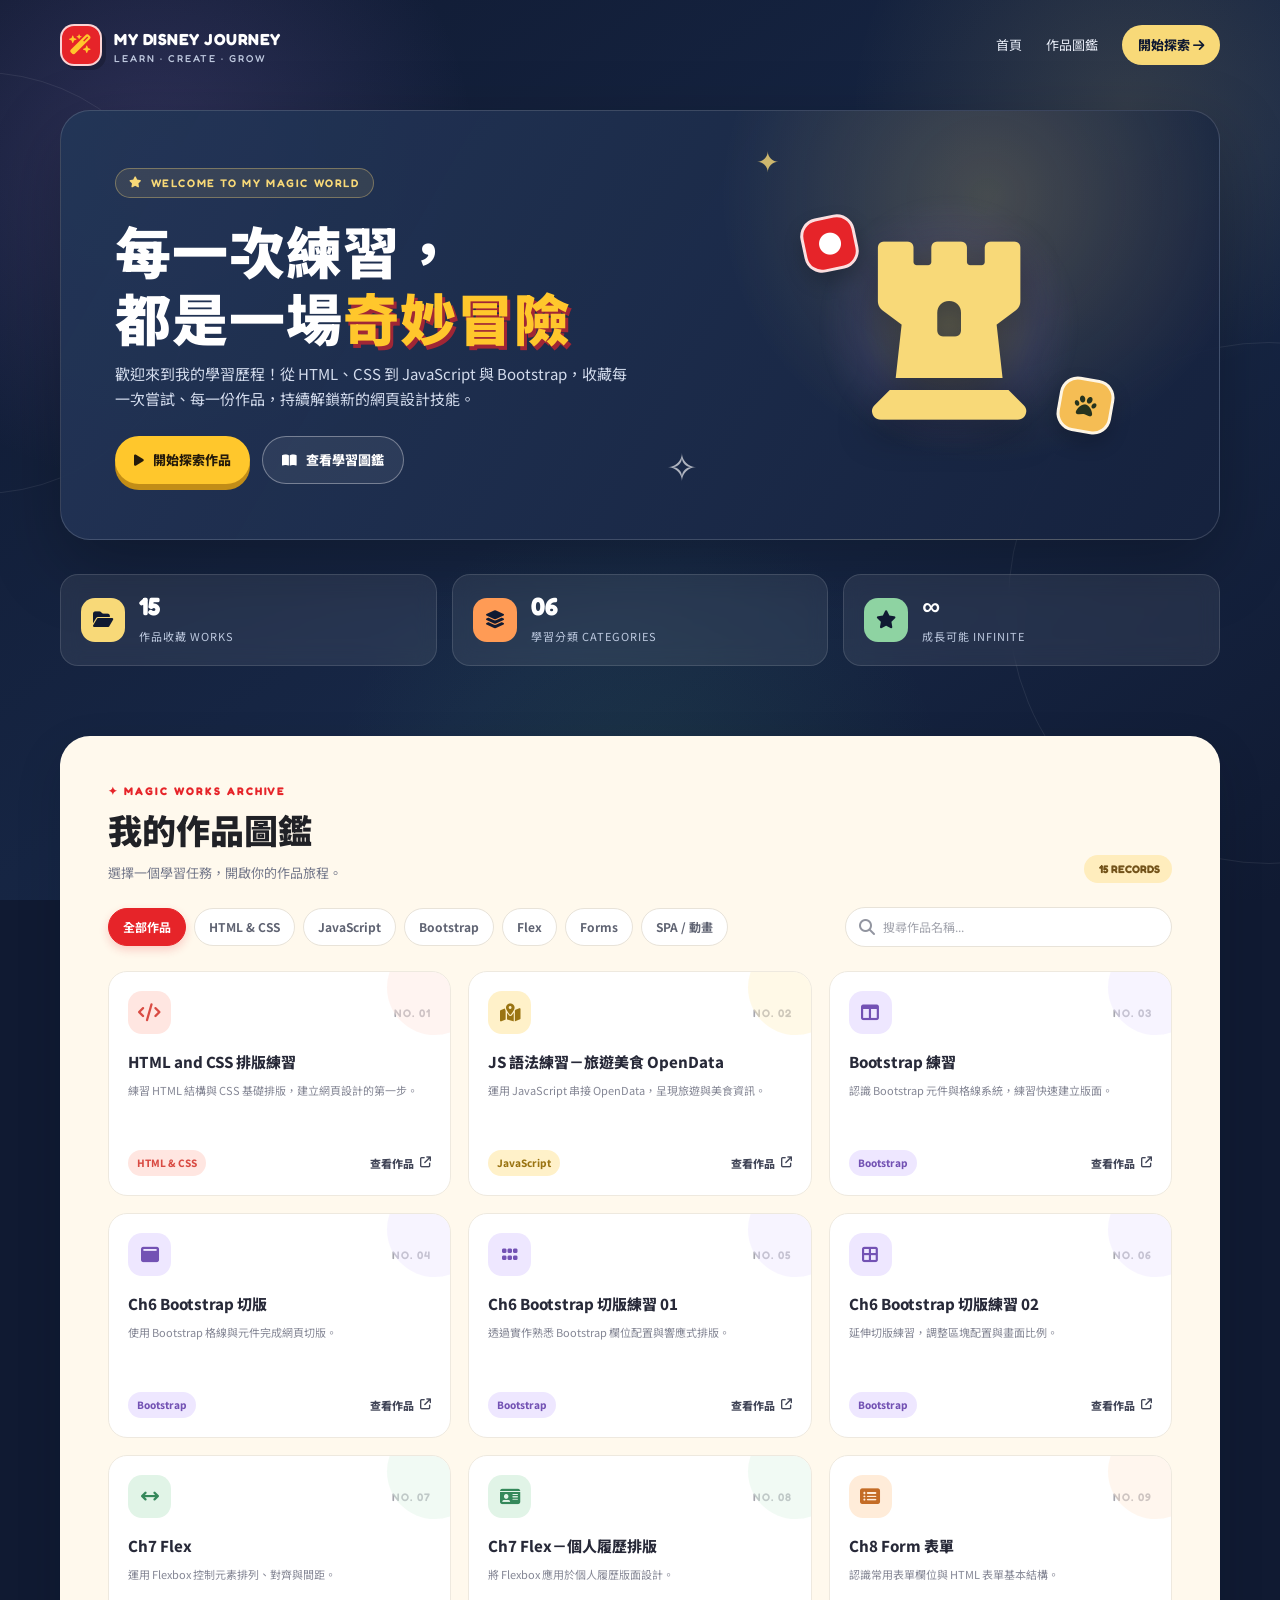
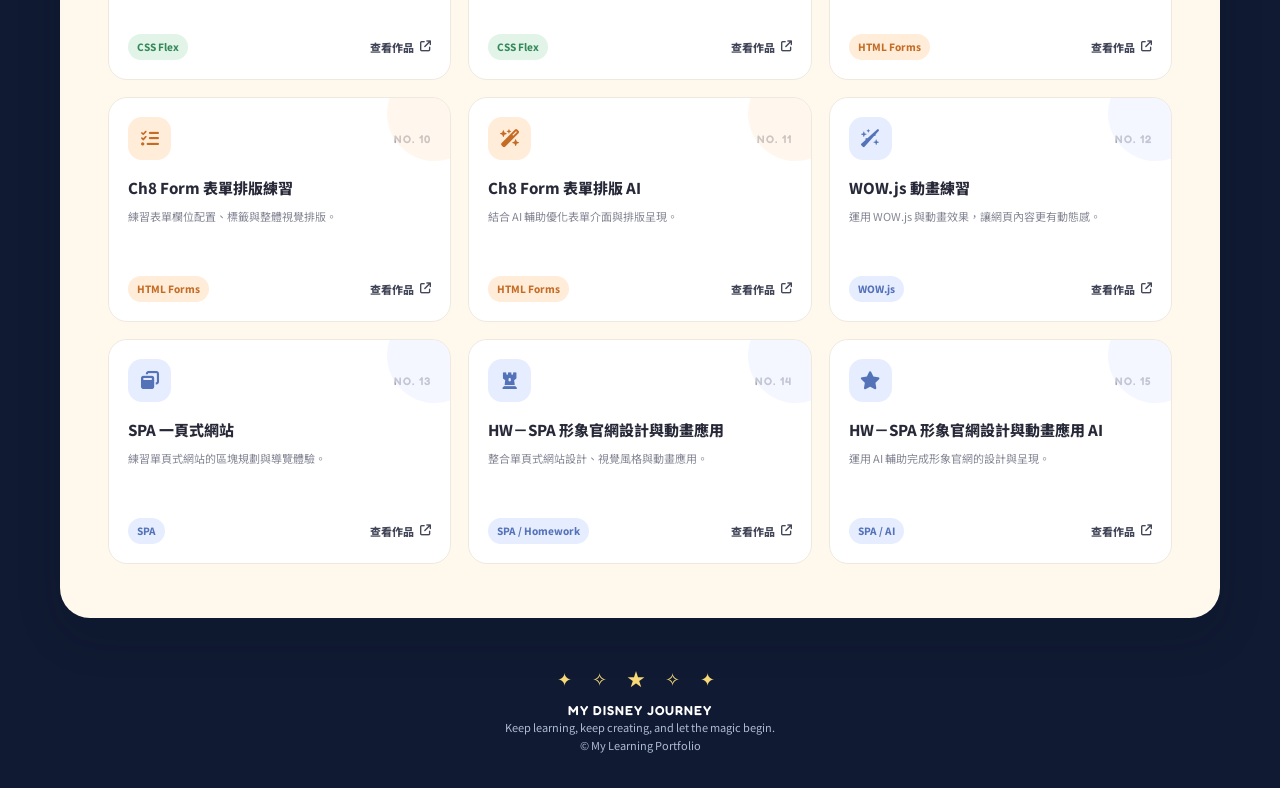
<file: index.html>
<!DOCTYPE html>
<html lang="zh-Hant">

<head>
  <meta charset="UTF-8">
  <meta name="viewport" content="width=device-width, initial-scale=1.0">
  <meta name="theme-color" content="#101a32">
  <title>Welcome To My Journey｜Disney Learning Portfolio</title>
  <link rel="preconnect" href="https://fonts.googleapis.com">
  <link rel="preconnect" href="https://fonts.gstatic.com" crossorigin>
  <link
    href="https://fonts.googleapis.com/css2?family=Fredoka:wght@400;500;600;700&family=Noto+Sans+TC:wght@400;500;600;700;800;900&display=swap" rel="stylesheet">
  <link rel="stylesheet" href="https://cdnjs.cloudflare.com/ajax/libs/font-awesome/6.5.2/css/all.min.css">
  <style>
    :root {
      --mickey-red: #e62429;
      --mickey-yellow: #ffc72c;
      --mickey-black: #202126;
      --pluto-orange: #f28c28;
      --pluto-green: #45a66b;
      --magic-blue: #101a32;
      --magic-blue-2: #1b2b4b;
      --magic-purple: #9274c8;
      --magic-gold: #f8d978;
      --cream: #fff9ed;
      --ink: #25283a;
      --muted: #74788a;
      --white: #fff;
      --shadow: 0 18px 45px rgba(9, 16, 34, .16);
    }

    * {
      box-sizing: border-box;
      margin: 0;
      padding: 0;
    }

    html {
      scroll-behavior: smooth;
    }

    body {
      font-family: "Noto Sans TC", sans-serif;
      color: var(--ink);
      background: var(--magic-blue);
      line-height: 1.65;
      overflow-x: hidden;
    }

    a {
      color: inherit;
      text-decoration: none;
    }

    button,
    input {
      font: inherit;
    }

    .site-shell {
      width: min(1160px, calc(100% - 36px));
      margin: 0 auto;
    }

    /* 星空背景 */
    .page-bg {
      position: fixed;
      inset: 0;
      z-index: -2;
      overflow: hidden;
      background:
        radial-gradient(circle at 12% 18%, rgba(146, 116, 200, .23), transparent 24%),
        radial-gradient(circle at 88% 12%, rgba(248, 217, 120, .13), transparent 20%),
        radial-gradient(circle at 50% 90%, rgba(69, 166, 107, .12), transparent 30%),
        linear-gradient(145deg, #101a32, #172746 58%, #101a32);
    }

    .page-bg::before,
    .page-bg::after {
      content: "";
      position: absolute;
      width: 420px;
      height: 420px;
      border: 1px solid rgba(255, 255, 255, .08);
      border-radius: 50%;
      animation: orbit 32s linear infinite;
    }

    .page-bg::before {
      top: 8%;
      left: -230px;
    }

    .page-bg::after {
      right: -250px;
      bottom: 4%;
      width: 520px;
      height: 520px;
      animation-direction: reverse;
    }

    @keyframes orbit {
      to {
        transform: rotate(360deg);
      }
    }

    .topbar {
      display: flex;
      align-items: center;
      justify-content: space-between;
      gap: 20px;
      padding: 24px 0;
      color: var(--white);
    }

    .brand {
      display: inline-flex;
      align-items: center;
      gap: 12px;
      font-family: Fredoka, "Noto Sans TC", sans-serif;
      font-weight: 700;
      letter-spacing: .5px;
    }

    .brand-mark {
      width: 42px;
      height: 42px;
      display: grid;
      place-items: center;
      color: var(--mickey-yellow);
      background: var(--mickey-red);
      border: 2px solid rgba(255, 255, 255, .8);
      border-radius: 14px;
      box-shadow: 4px 4px 0 rgba(0, 0, 0, .2);
      font-size: 20px;
    }

    .brand small {
      display: block;
      color: #bfc9df;
      font: 500 10px Fredoka, sans-serif;
      letter-spacing: 2px;
    }

    .top-nav {
      display: flex;
      gap: 24px;
      align-items: center;
      color: #e8edf8;
      font-size: 13px;
    }

    .top-nav a {
      transition: color .2s;
    }

    .top-nav a:hover {
      color: var(--magic-gold);
    }

    .nav-cta {
      padding: 9px 16px;
      color: var(--magic-blue) !important;
      background: var(--magic-gold);
      border-radius: 999px;
      font-weight: 800;
    }

    /* Hero */
    .hero {
      position: relative;
      display: grid;
      grid-template-columns: 1.15fr .85fr;
      align-items: center;
      gap: 32px;
      min-height: 430px;
      padding: 46px 54px;
      margin: 20px 0 34px;
      overflow: hidden;
      color: var(--white);
      border: 1px solid rgba(255, 255, 255, .15);
      border-radius: 30px;
      background:
        radial-gradient(circle at 80% 20%, rgba(248, 217, 120, .2), transparent 27%),
        linear-gradient(120deg, rgba(35, 53, 87, .98), rgba(22, 34, 62, .96));
      box-shadow: 0 25px 70px rgba(0, 0, 0, .25);
    }

    .hero::before {
      content: "✦";
      position: absolute;
      top: 26px;
      right: 38%;
      color: var(--magic-gold);
      font-size: 28px;
      opacity: .8;
      animation: twinkle 2.5s ease-in-out infinite;
    }

    .hero::after {
      content: "✧";
      position: absolute;
      right: 45%;
      bottom: 42px;
      color: #fff;
      font-size: 38px;
      opacity: .65;
      animation: twinkle 3s ease-in-out infinite reverse;
    }

    @keyframes twinkle {
      50% {
        opacity: .25;
        transform: scale(.8) rotate(25deg);
      }
    }

    .eyebrow {
      display: inline-flex;
      align-items: center;
      gap: 8px;
      padding: 7px 13px;
      margin-bottom: 18px;
      color: var(--magic-gold);
      background: rgba(248, 217, 120, .1);
      border: 1px solid rgba(248, 217, 120, .35);
      border-radius: 999px;
      font: 600 11px Fredoka, sans-serif;
      letter-spacing: 1.6px;
    }

    .hero h1 {
      margin-bottom: 12px;
      font-size: clamp(34px, 5vw, 56px);
      line-height: 1.2;
      font-weight: 900;
      letter-spacing: 1px;
    }

    .hero h1 .highlight {
      color: var(--mickey-yellow);
      text-shadow: 3px 4px 0 rgba(230, 36, 41, .65);
    }

    .hero-copy {
      max-width: 520px;
      margin-bottom: 25px;
      color: #d3dced;
      font-size: 15px;
    }

    .hero-actions {
      display: flex;
      flex-wrap: wrap;
      gap: 12px;
    }

    .btn {
      display: inline-flex;
      align-items: center;
      justify-content: center;
      gap: 9px;
      padding: 12px 19px;
      border: 0;
      border-radius: 999px;
      cursor: pointer;
      font-size: 13px;
      font-weight: 800;
      transition: transform .2s, box-shadow .2s, background .2s;
    }

    .btn:hover {
      transform: translateY(-3px);
    }

    .btn-primary {
      color: #251b0b;
      background: var(--mickey-yellow);
      box-shadow: 0 6px 0 #c28d17;
    }

    .btn-primary:hover {
      box-shadow: 0 9px 0 #c28d17;
    }

    .btn-ghost {
      color: white;
      border: 1px solid rgba(255, 255, 255, .35);
      background: rgba(255, 255, 255, .07);
    }

    .hero-art {
      position: relative;
      min-height: 275px;
      display: grid;
      place-items: center;
    }

    .castle-glow {
      position: absolute;
      width: 260px;
      height: 260px;
      border-radius: 50%;
      background: radial-gradient(circle, rgba(248, 217, 120, .27), rgba(146, 116, 200, .1) 48%, transparent 70%);
      filter: blur(3px);
    }

    .castle-icon {
      position: relative;
      z-index: 1;
      color: var(--magic-gold);
      font-size: clamp(115px, 17vw, 190px);
      filter: drop-shadow(0 12px 18px rgba(0, 0, 0, .3));
      animation: float 4s ease-in-out infinite;
    }

    .orbit-dot {
      position: absolute;
      z-index: 2;
      display: grid;
      place-items: center;
      width: 55px;
      height: 55px;
      border: 3px solid rgba(255, 255, 255, .85);
      border-radius: 18px;
      box-shadow: 0 9px 20px rgba(0, 0, 0, .2);
      font-size: 22px;
    }

    .orbit-mickey {
      top: 28px;
      left: 16%;
      color: white;
      background: var(--mickey-red);
      transform: rotate(-12deg);
    }

    .orbit-pluto {
      right: 12%;
      bottom: 30px;
      color: #26331e;
      background: #f5bd54;
      transform: rotate(10deg);
    }

    @keyframes float {
      50% {
        transform: translateY(-12px);
      }
    }

    /* 統計 */
    .stats {
      display: grid;
      grid-template-columns: repeat(3, 1fr);
      gap: 15px;
      margin-bottom: 70px;
    }

    .stat-card {
      display: flex;
      align-items: center;
      gap: 14px;
      padding: 18px 20px;
      color: white;
      background: rgba(255, 255, 255, .075);
      border: 1px solid rgba(255, 255, 255, .12);
      border-radius: 18px;
      backdrop-filter: blur(10px);
    }

    .stat-icon {
      width: 44px;
      height: 44px;
      display: grid;
      place-items: center;
      flex: 0 0 auto;
      border-radius: 14px;
      color: var(--magic-blue);
      background: var(--magic-gold);
      font-size: 18px;
    }

    .stat-card:nth-child(2) .stat-icon {
      background: #ff9b55;
    }

    .stat-card:nth-child(3) .stat-icon {
      background: #8ed3a2;
    }

    .stat-number {
      display: block;
      font: 700 25px Fredoka, sans-serif;
      line-height: 1.1;
    }

    .stat-label {
      color: #bdc9df;
      font-size: 11px;
      letter-spacing: 1px;
    }

    /* 作品區 */
    .works-section {
      padding: 48px clamp(18px, 4vw, 48px) 54px;
      margin: 0 0 46px;
      background: var(--cream);
      border-radius: 30px;
      box-shadow: var(--shadow);
    }

    .section-heading {
      display: flex;
      justify-content: space-between;
      align-items: end;
      gap: 20px;
      margin-bottom: 24px;
    }

    .section-kicker {
      color: var(--mickey-red);
      font: 700 11px Fredoka, sans-serif;
      letter-spacing: 2px;
    }

    .section-heading h2 {
      margin-top: 4px;
      color: var(--mickey-black);
      font-size: clamp(25px, 4vw, 34px);
      font-weight: 900;
    }

    .section-heading p {
      margin-top: 4px;
      color: var(--muted);
      font-size: 13px;
    }

    .record-count {
      padding: 7px 12px;
      color: #73531a;
      background: #ffedbd;
      border-radius: 999px;
      white-space: nowrap;
      font: 700 11px Fredoka, sans-serif;
    }

    .toolbar {
      display: flex;
      justify-content: space-between;
      align-items: center;
      gap: 14px;
      margin-bottom: 24px;
    }

    .filters {
      display: flex;
      flex-wrap: wrap;
      gap: 8px;
    }

    .filter-btn {
      padding: 8px 14px;
      color: #5f6372;
      background: white;
      border: 1px solid #e8e3d9;
      border-radius: 999px;
      cursor: pointer;
      font-size: 12px;
      font-weight: 700;
      transition: .2s;
    }

    .filter-btn:hover {
      border-color: var(--mickey-red);
      color: var(--mickey-red);
    }

    .filter-btn.active {
      color: white;
      background: var(--mickey-red);
      border-color: var(--mickey-red);
      box-shadow: 0 4px 10px rgba(230, 36, 41, .2);
    }

    .search-box {
      display: flex;
      align-items: center;
      gap: 8px;
      min-width: 190px;
      padding: 9px 13px;
      color: #9295a0;
      background: white;
      border: 1px solid #e8e3d9;
      border-radius: 999px;
    }

    .search-box input {
      width: 100%;
      min-width: 0;
      color: var(--ink);
      background: transparent;
      border: 0;
      outline: 0;
      font-size: 12px;
    }

    .search-box input::placeholder {
      color: #a2a4ad;
    }

    .works-grid {
      display: grid;
      grid-template-columns: repeat(3, minmax(0, 1fr));
      gap: 17px;
    }

    .work-card {
      position: relative;
      display: flex;
      flex-direction: column;
      min-height: 225px;
      padding: 19px;
      overflow: hidden;
      background: white;
      border: 1px solid #eee9df;
      border-radius: 19px;
      transition: transform .25s, box-shadow .25s, border-color .25s;
      animation: cardIn .35s ease both;
    }

    @keyframes cardIn {
      from {
        opacity: 0;
        transform: translateY(10px);
      }

      to {
        opacity: 1;
        transform: translateY(0);
      }
    }

    .work-card::after {
      content: "";
      position: absolute;
      top: -32px;
      right: -32px;
      width: 95px;
      height: 95px;
      border-radius: 50%;
      background: var(--card-accent, #ffe3df);
      opacity: .45;
      transition: transform .3s;
    }

    .work-card:hover {
      z-index: 1;
      transform: translateY(-6px);
      border-color: rgba(230, 36, 41, .3);
      box-shadow: 0 14px 28px rgba(43, 38, 30, .12);
    }

    .work-card:hover::after {
      transform: scale(1.5);
    }

    .card-top {
      display: flex;
      align-items: center;
      justify-content: space-between;
      gap: 10px;
      margin-bottom: 17px;
    }

    .work-icon {
      width: 43px;
      height: 43px;
      display: grid;
      place-items: center;
      color: var(--card-color, var(--mickey-red));
      background: var(--card-accent, #ffe3df);
      border-radius: 14px;
      font-size: 18px;
    }

    .work-number {
      color: #a6a6ae;
      font: 600 11px Fredoka, sans-serif;
      letter-spacing: 1px;
    }

    .work-card h3 {
      margin-bottom: 7px;
      color: #272938;
      font-size: 15px;
      font-weight: 800;
      line-height: 1.5;
    }

    .work-card p {
      flex: 1;
      margin-bottom: 15px;
      color: #858795;
      font-size: 11px;
      line-height: 1.7;
    }

    .card-bottom {
      display: flex;
      justify-content: space-between;
      align-items: center;
      gap: 8px;
    }

    .tag {
      display: inline-flex;
      padding: 5px 9px;
      color: var(--card-color, #a33);
      background: var(--card-accent, #ffe3df);
      border-radius: 999px;
      font-size: 10px;
      font-weight: 800;
    }

    .work-link {
      display: inline-flex;
      align-items: center;
      gap: 6px;
      color: #424658;
      font-size: 11px;
      font-weight: 800;
      transition: color .2s;
    }

    .work-link:hover {
      color: var(--mickey-red);
    }

    .empty-state {
      grid-column: 1 / -1;
      padding: 45px 15px;
      color: #858795;
      text-align: center;
    }

    .empty-state i {
      display: block;
      margin-bottom: 10px;
      color: var(--magic-purple);
      font-size: 30px;
    }

    /* Footer */
    footer {
      padding: 0 0 34px;
      color: #aebbd2;
      text-align: center;
      font-size: 11px;
    }

    .footer-magic {
      margin-bottom: 8px;
      color: var(--magic-gold);
      font-size: 18px;
      letter-spacing: 8px;
    }

    .footer-brand {
      color: white;
      font: 600 13px Fredoka, sans-serif;
      letter-spacing: 1px;
    }


    /* 入場禮物盒動畫 */
    .intro-screen {
      position: fixed;
      inset: 0;
      z-index: 1000;
      display: grid;
      place-items: center;
      padding: 24px;
      color: #fff;
      background:
        radial-gradient(circle at 50% 42%, rgba(146, 116, 200, .24), transparent 32%),
        radial-gradient(circle at 20% 15%, rgba(248, 217, 120, .12), transparent 25%),
        linear-gradient(145deg, #101a32, #1b2b4b 58%, #101a32);
      transition: opacity .55s ease, visibility .55s ease;
    }

    .intro-screen.is-leaving {
      opacity: 0;
      visibility: hidden;
      pointer-events: none;
    }

    .intro-content {
      position: relative;
      display: flex;
      flex-direction: column;
      align-items: center;
      text-align: center;
    }

    .intro-kicker {
      margin-bottom: 8px;
      color: var(--magic-gold);
      font: 600 10px Fredoka, sans-serif;
      letter-spacing: 3px;
    }

    .intro-title {
      margin-bottom: 12px;
      font: 700 clamp(27px, 5vw, 43px) Fredoka, "Noto Sans TC", sans-serif;
      letter-spacing: .3px;
    }

    .intro-title span {
      display: block;
      color: var(--mickey-yellow);
      text-shadow: 2px 3px 0 rgba(230, 36, 41, .6);
    }

    .gift-button {
      position: relative;
      width: 170px;
      height: 170px;
      margin: 4px 0 8px;
      border: 0;
      background: transparent;
      cursor: pointer;
      -webkit-tap-highlight-color: transparent;
    }

    .gift-glow {
      position: absolute;
      inset: 12px;
      border-radius: 50%;
      background: rgba(248, 217, 120, .13);
      filter: blur(15px);
      animation: giftGlow 1.8s ease-in-out infinite;
    }

    .gift-box {
      position: absolute;
      left: 31px;
      bottom: 24px;
      width: 108px;
      height: 82px;
      overflow: hidden;
      border: 3px solid #8e171d;
      border-radius: 9px 9px 13px 13px;
      background: linear-gradient(135deg, #f13a40, #c91e2a);
      box-shadow: 0 12px 20px rgba(0, 0, 0, .28);
    }

    .gift-ribbon {
      position: absolute;
      left: 43px;
      top: 0;
      width: 20px;
      height: 100%;
      background: var(--mickey-yellow);
      box-shadow: 0 0 0 1px rgba(137, 94, 9, .15);
    }

    .gift-lid {
      position: absolute;
      z-index: 2;
      left: 25px;
      bottom: 99px;
      width: 120px;
      height: 25px;
      border: 3px solid #8e171d;
      border-radius: 7px;
      background: linear-gradient(180deg, #ff5a5f, #e62429);
      transform-origin: 12px 22px;
      transition: transform .55s cubic-bezier(.2, .8, .2, 1);
      box-shadow: 0 5px 9px rgba(0, 0, 0, .18);
    }

    .gift-lid::after {
      content: "";
      position: absolute;
      top: -16px;
      left: 49px;
      width: 18px;
      height: 15px;
      border: 5px solid var(--mickey-yellow);
      border-radius: 15px 15px 4px 15px;
      transform: rotate(-24deg);
    }

    .gift-bow {
      position: absolute;
      z-index: 3;
      left: 73px;
      bottom: 116px;
      width: 26px;
      height: 18px;
      border: 5px solid var(--mickey-yellow);
      border-radius: 50% 50% 4px 50%;
      transform: rotate(25deg);
      transition: transform .55s ease, opacity .35s ease;
    }

    .gift-spark {
      position: absolute;
      color: var(--magic-gold);
      opacity: 0;
      font-size: 25px;
    }

    .gift-spark-a {
      top: 9px;
      left: 18px;
    }

    .gift-spark-b {
      top: 25px;
      right: 14px;
      font-size: 32px;
    }

    .gift-button:hover {
      transform: translateY(-3px);
    }

    .gift-button:focus-visible {
      outline: 2px solid var(--magic-gold);
      outline-offset: 5px;
      border-radius: 18px;
    }

    .intro-hint {
      margin: 4px 0 14px;
      color: #c8d2e5;
      font-size: 12px;
      letter-spacing: 1px;
    }

    .intro-progress {
      width: min(250px, 65vw);
      height: 6px;
      overflow: hidden;
      border-radius: 99px;
      background: rgba(255, 255, 255, .17);
    }

    .intro-progress span {
      display: block;
      width: 0;
      height: 100%;
      border-radius: inherit;
      background: linear-gradient(90deg, var(--mickey-red), var(--mickey-yellow));
      box-shadow: 0 0 12px rgba(255, 199, 44, .5);
      animation: introLoading 2s linear forwards;
    }

    .intro-skip {
      margin-top: 13px;
      padding: 5px 10px;
      color: #d5dced;
      background: transparent;
      border: 0;
      cursor: pointer;
      font-size: 11px;
      opacity: .75;
    }

    .intro-skip:hover {
      color: var(--magic-gold);
      opacity: 1;
    }

    .intro-screen.is-opening .gift-lid {
      transform: translate(-13px, -28px) rotate(-32deg);
    }

    .intro-screen.is-opening .gift-bow {
      transform: translate(-14px, -30px) rotate(-30deg);
      opacity: 0;
    }

    .intro-screen.is-opening .gift-spark {
      animation: sparkPop .65s ease-out forwards;
    }

    .intro-screen.is-opening .gift-spark-b {
      animation-delay: .08s;
    }

    .intro-screen.is-opening .gift-glow {
      animation: giftBurst .65s ease-out forwards;
    }

    @keyframes introLoading {
      to {
        width: 100%;
      }
    }

    @keyframes giftGlow {
      50% {
        transform: scale(1.12);
        opacity: .7;
      }
    }

    @keyframes giftBurst {
      to {
        transform: scale(1.8);
        opacity: 0;
      }
    }

    @keyframes sparkPop {
      0% {
        opacity: 0;
        transform: scale(.3);
      }

      45% {
        opacity: 1;
        transform: scale(1.35) rotate(25deg);
      }

      100% {
        opacity: 0;
        transform: translateY(-35px) scale(.7);
      }
    }

    /* 輕量互動：回到頂端 */
    .back-to-top {
      position: fixed;
      right: 24px;
      bottom: 24px;
      z-index: 20;
      width: 44px;
      height: 44px;
      color: var(--magic-blue);
      background: var(--magic-gold);
      border: 0;
      border-radius: 15px;
      box-shadow: 0 7px 18px rgba(0, 0, 0, .22);
      cursor: pointer;
      opacity: 0;
      visibility: hidden;
      transform: translateY(10px);
      transition: .25s ease;
    }

    .back-to-top.is-visible {
      opacity: 1;
      visibility: visible;
      transform: translateY(0);
    }

    .back-to-top:hover {
      color: white;
      background: var(--mickey-red);
      transform: translateY(-4px);
    }

    @media (max-width: 850px) {
      .hero {
        grid-template-columns: 1fr .7fr;
        padding: 38px 34px;
      }

      .works-grid {
        grid-template-columns: repeat(2, minmax(0, 1fr));
      }

      .toolbar {
        align-items: flex-start;
        flex-direction: column;
      }

      .search-box {
        width: 100%;
      }
    }

    @media (max-width: 620px) {
      .site-shell {
        width: min(100% - 22px, 520px);
      }

      .topbar {
        padding: 17px 0;
      }

      .top-nav {
        gap: 13px;
        font-size: 11px;
      }

      .top-nav a:not(.nav-cta) {
        display: none;
      }

      .hero {
        grid-template-columns: 1fr;
        gap: 4px;
        min-height: 0;
        padding: 32px 24px 20px;
        margin-top: 10px;
        border-radius: 23px;
      }

      .hero h1 {
        font-size: 36px;
      }

      .hero-copy {
        font-size: 13px;
      }

      .hero-art {
        min-height: 190px;
      }

      .castle-icon {
        font-size: 130px;
      }

      .castle-glow {
        width: 200px;
        height: 200px;
      }

      .orbit-mickey {
        top: 8px;
        left: 18%;
      }

      .orbit-pluto {
        right: 15%;
        bottom: 12px;
      }

      .stats {
        gap: 8px;
        margin-bottom: 45px;
      }

      .stat-card {
        flex-direction: column;
        align-items: flex-start;
        gap: 8px;
        padding: 12px;
        border-radius: 14px;
      }

      .stat-icon {
        width: 35px;
        height: 35px;
        font-size: 15px;
      }

      .stat-number {
        font-size: 21px;
      }

      .stat-label {
        font-size: 9px;
      }

      .works-section {
        padding: 30px 16px 34px;
        margin-bottom: 30px;
        border-radius: 22px;
      }

      .section-heading {
        align-items: flex-start;
        flex-direction: column;
        gap: 8px;
      }

      .works-grid {
        grid-template-columns: 1fr;
        gap: 12px;
      }

      .work-card {
        min-height: 195px;
      }

      .filters {
        gap: 6px;
      }

      .filter-btn {
        padding: 7px 10px;
        font-size: 11px;
      }
    }

    @media (prefers-reduced-motion: reduce) {

      *,
      *::before,
      *::after {
        scroll-behavior: auto !important;
        animation-duration: .01ms !important;
        animation-iteration-count: 1 !important;
        transition-duration: .01ms !important;
      }
    }
  </style>
</head>

<body>
  <!-- 入場動畫：禮物盒開啟 -->
  <div class="intro-screen" id="introScreen" aria-label="Welcome To My Journey">
    <div class="intro-content">
      <div class="intro-sparkle sparkle-one">✦</div>
      <div class="intro-sparkle sparkle-two">✧</div>
      <p class="intro-kicker">A LITTLE MAGIC IS WAITING</p>
      <h1 class="intro-title">Welcome To <span>My Journey</span></h1>
      <button class="gift-button" id="giftButton" type="button" aria-label="開啟禮物並進入網站">
        <span class="gift-glow"></span>
        <span class="gift-lid"></span>
        <span class="gift-bow"></span>
        <span class="gift-box">
          <span class="gift-ribbon"></span>
        </span>
        <span class="gift-spark gift-spark-a">✦</span>
        <span class="gift-spark gift-spark-b">✧</span>
      </button>
      <p class="intro-hint">正在為你準備一份小小驚喜⋯</p>
      <div class="intro-progress"><span id="introProgress"></span></div>
      <button class="intro-skip" id="introSkip" type="button">提前開啟 <i class="fa-solid fa-arrow-right"></i></button>
    </div>
  </div>

  <div class="page-bg" aria-hidden="true"></div>

  <div class="site-shell">
    <header class="topbar">
      <a class="brand" href="#">
        <span class="brand-mark"><i class="fa-solid fa-wand-magic-sparkles"></i></span>
        <span>MY DISNEY JOURNEY<small>LEARN · CREATE · GROW</small></span>
      </a>
      <nav class="top-nav" aria-label="主要導覽">
        <a href="#home">首頁</a>
        <a href="#works">作品圖鑑</a>
        <a class="nav-cta" href="#works">開始探索 <i class="fa-solid fa-arrow-right"></i></a>
      </nav>
    </header>

    <main>
      <section class="hero" id="home">
        <div class="hero-content">
          <div class="eyebrow"><i class="fa-solid fa-star"></i> WELCOME TO MY MAGIC WORLD</div>
          <h1>每一次練習，<br>都是一場<span class="highlight">奇妙冒險</span></h1>
          <p class="hero-copy">歡迎來到我的學習歷程！從 HTML、CSS 到 JavaScript 與 Bootstrap，收藏每一次嘗試、每一份作品，持續解鎖新的網頁設計技能。</p>
          <div class="hero-actions">
            <a class="btn btn-primary" href="#works"><i class="fa-solid fa-play"></i> 開始探索作品</a>
            <a class="btn btn-ghost" href="#works"><i class="fa-solid fa-book-open"></i> 查看學習圖鑑</a>
          </div>
        </div>
        <div class="hero-art" aria-label="魔法城堡裝飾">
          <div class="castle-glow"></div>
          <div class="orbit-dot orbit-mickey" title="Mickey"><i class="fa-solid fa-circle"></i></div>
          <i class="fa-solid fa-chess-rook castle-icon"></i>
          <div class="orbit-dot orbit-pluto" title="Pluto"><i class="fa-solid fa-paw"></i></div>
        </div>
      </section>

      <section class="stats" aria-label="學習歷程統計">
        <div class="stat-card">
          <span class="stat-icon"><i class="fa-solid fa-folder-open"></i></span>
          <div><span class="stat-number" id="workCount">15</span><span class="stat-label">作品收藏 WORKS</span></div>
        </div>
        <div class="stat-card">
          <span class="stat-icon"><i class="fa-solid fa-layer-group"></i></span>
          <div><span class="stat-number">06</span><span class="stat-label">學習分類 CATEGORIES</span></div>
        </div>
        <div class="stat-card">
          <span class="stat-icon"><i class="fa-solid fa-star"></i></span>
          <div><span class="stat-number">∞</span><span class="stat-label">成長可能 INFINITE</span></div>
        </div>
      </section>

      <section class="works-section" id="works">
        <div class="section-heading">
          <div>
            <div class="section-kicker">✦ MAGIC WORKS ARCHIVE</div>
            <h2>我的作品圖鑑</h2>
            <p>選擇一個學習任務，開啟你的作品旅程。</p>
          </div>
          <span class="record-count"><i class="fa-solid fa-sparkles"></i> <span id="visibleCount">15</span>
            RECORDS</span>
        </div>

        <div class="toolbar">
          <div class="filters" role="group" aria-label="作品分類篩選">
            <button class="filter-btn active" data-filter="all" type="button">全部作品</button>
            <button class="filter-btn" data-filter="html" type="button">HTML & CSS</button>
            <button class="filter-btn" data-filter="js" type="button">JavaScript</button>
            <button class="filter-btn" data-filter="bootstrap" type="button">Bootstrap</button>
            <button class="filter-btn" data-filter="flex" type="button">Flex</button>
            <button class="filter-btn" data-filter="forms" type="button">Forms</button>
            <button class="filter-btn" data-filter="spa" type="button">SPA / 動畫</button>
          </div>
          <label class="search-box">
            <i class="fa-solid fa-magnifying-glass"></i>
            <input id="searchInput" type="search" placeholder="搜尋作品名稱..." aria-label="搜尋作品名稱">
          </label>
        </div>

        <div class="works-grid" id="worksGrid" aria-live="polite"></div>
      </section>
    </main>

    <button class="back-to-top" id="backToTop" type="button" aria-label="回到頁面頂端">
      <i class="fa-solid fa-arrow-up"></i>
    </button>

    <footer>
      <div class="footer-magic">✦ ✧ ★ ✧ ✦</div>
      <div class="footer-brand">MY DISNEY JOURNEY</div>
      <p>Keep learning, keep creating, and let the magic begin.</p>
      <p>© My Learning Portfolio</p>
    </footer>
  </div>

  <script>
    // 入場動畫：預設約 2 秒後自動開啟，也可點擊禮物或「提前開啟」略過。
    const introScreen = document.getElementById("introScreen");
    const giftButton = document.getElementById("giftButton");
    const introSkip = document.getElementById("introSkip");
    let introFinished = false;

    function finishIntro() {
      if (introFinished) return;
      introFinished = true;
      introScreen.classList.add("is-opening");
      window.setTimeout(() => introScreen.classList.add("is-leaving"), 520);
      window.setTimeout(() => introScreen.remove(), 1150);
    }

    const introTimer = window.setTimeout(finishIntro, 2050);
    [giftButton, introSkip].forEach(element => {
      element.addEventListener("click", () => {
        window.clearTimeout(introTimer);
        finishIntro();
      });
    });

    // 回到頂端按鈕：向下捲動一段距離後才顯示。
    const backToTop = document.getElementById("backToTop");
    window.addEventListener("scroll", () => {
      backToTop.classList.toggle("is-visible", window.scrollY > 420);
    }, { passive: true });
    backToTop.addEventListener("click", () => {
      window.scrollTo({ top: 0, behavior: "smooth" });
    });

    // 作品資料：保留原始檔名與相對路徑，新增作品時可直接在此陣列加入資料。
    const works = [
      { title: "HTML and CSS 排版練習", date: "2026.09.23", category: "html", tag: "HTML & CSS", icon: "fa-code", desc: "練習 HTML 結構與 CSS 基礎排版，建立網頁設計的第一步。", href: "./20260923-ex01-ai01.html" },

      { title: "JS 語法練習－旅遊美食 OpenData", date: "2026.09.30", category: "js", tag: "JavaScript", icon: "fa-map-location-dot", desc: "運用 JavaScript 串接 OpenData，呈現旅遊與美食資訊。", href: "./20260630-JavaScript-travelfood-ai01.html" },

      { title: "Bootstrap 練習", date: "2026", category: "bootstrap", tag: "Bootstrap", icon: "fa-table-columns", desc: "認識 Bootstrap 元件與格線系統，練習快速建立版面。", href: "./20261001 BS -1.html" },

      { title: "Ch6 Bootstrap 切版", date: "2026.10.06", category: "bootstrap", tag: "Bootstrap", icon: "fa-window-maximize", desc: "使用 Bootstrap 格線與元件完成網頁切版。", href: "./20261006-ch6.html" },

      { title: "Ch6 Bootstrap 切版練習 01", date: "2026.10.06", category: "bootstrap", tag: "Bootstrap", icon: "fa-grip", desc: "透過實作熟悉 Bootstrap 欄位配置與響應式排版。", href: "./20261006-ch6-切版練習ex01.html" },

      { title: "Ch6 Bootstrap 切版練習 02", date: "2026.10.08", category: "bootstrap", tag: "Bootstrap", icon: "fa-border-all", desc: "延伸切版練習，調整區塊配置與畫面比例。", href: "./20261008-ch6-切版練習ex02.html" },

      { title: "Ch7 Flex", date: "2026.10.08", category: "flex", tag: "CSS Flex", icon: "fa-arrows-left-right", desc: "運用 Flexbox 控制元素排列、對齊與間距。", href: "./20261008-ch7-flex.html" },

      { title: "Ch7 Flex－個人履歷排版", date: "2026.10.13", category: "flex", tag: "CSS Flex", icon: "fa-id-card", desc: "將 Flexbox 應用於個人履歷版面設計。", href: "./20261013-ch7-flex-ex01.html" },

      { title: "Ch8 Form 表單", date: "2026.10.15", category: "forms", tag: "HTML Forms", icon: "fa-rectangle-list", desc: "認識常用表單欄位與 HTML 表單基本結構。", href: "./20261015-ch8-forms.html" },

      { title: "Ch8 Form 表單排版練習", date: "2026.10.15", category: "forms", tag: "HTML Forms", icon: "fa-list-check", desc: "練習表單欄位配置、標籤與整體視覺排版。", href: "./20261015-ch8-forms-EX01.html" },

      { title: "Ch8 Form 表單排版 AI ", date: "2026.10.27", category: "forms", tag: "HTML Forms", icon: "fa-wand-magic-sparkles", desc: "結合 AI 輔助優化表單介面與排版呈現。", href: "./20261027-ch8-forms-EX01-AI01.html" },

      { title: "WOW.js 動畫練習", date: "2026.11.03", category: "spa", tag: "WOW.js", icon: "fa-wand-sparkles", desc: "運用 WOW.js 與動畫效果，讓網頁內容更有動態感。", href: "./20261103-wowjs動畫練習.html" },

      { title: "SPA 一頁式網站", date: "2026.10.27", category: "spa", tag: "SPA", icon: "fa-window-restore", desc: "練習單頁式網站的區塊規劃與導覽體驗。", href: "./20261027 - SPA 一頁式.html" },

      { title: "HW－SPA 形象官網設計與動畫應用", date: "作業作品", category: "spa", tag: "SPA / Homework", icon: "fa-chess-rook", desc: "整合單頁式網站設計、視覺風格與動畫應用。", href: "./HW - SPA 形象官網設計與動畫應用.html" },

      { title: "HW－SPA 形象官網設計與動畫應用 AI ", date: "作業作品", category: "spa", tag: "SPA / AI", icon: "fa-star", desc: "運用 AI 輔助完成形象官網的設計與呈現。", href: "./HW - SPA 形象官網設計與動畫應用_Ai.html" }
    ];

    const palette = {
      html: { color: "#d94b43", bg: "#ffe6e1" },
      js: { color: "#9a7412", bg: "#fff1c9" },
      bootstrap: { color: "#7352b4", bg: "#eee7ff" },
      flex: { color: "#34885a", bg: "#e1f4e7" },
      forms: { color: "#c46c26", bg: "#ffecd9" },
      spa: { color: "#5472b8", bg: "#e6edff" }
    };

    const grid = document.getElementById("worksGrid");
    const searchInput = document.getElementById("searchInput");
    const visibleCount = document.getElementById("visibleCount");
    let activeFilter = "all";

    function renderWorks() {
      const keyword = searchInput.value.trim().toLowerCase();
      const filtered = works.filter(work => {
        const matchesCategory = activeFilter === "all" || work.category === activeFilter;
        const matchesKeyword = `${work.title} ${work.tag} ${work.desc}`.toLowerCase().includes(keyword);
        return matchesCategory && matchesKeyword;
      });

      visibleCount.textContent = filtered.length;
      grid.innerHTML = "";

      if (!filtered.length) {
        grid.innerHTML = '<div class="empty-state"><i class="fa-solid fa-magnifying-glass"></i>找不到符合條件的作品，試試其他關鍵字吧！</div>';
        return;
      }

      filtered.forEach((work, index) => {
        const colors = palette[work.category];
        const card = document.createElement("article");
        card.className = "work-card";
        card.style.setProperty("--card-color", colors.color);
        card.style.setProperty("--card-accent", colors.bg);
        card.style.animationDelay = `${Math.min(index * 35, 280)}ms`;

        const top = document.createElement("div");
        top.className = "card-top";
        top.innerHTML = `<span class="work-icon"><i class="fa-solid ${work.icon}"></i></span><span class="work-number">NO. ${String(works.indexOf(work) + 1).padStart(2, "0")}</span>`;

        const heading = document.createElement("h3");
        heading.textContent = work.title;
        const description = document.createElement("p");
        description.textContent = work.desc;

        const bottom = document.createElement("div");
        bottom.className = "card-bottom";
        const tag = document.createElement("span");
        tag.className = "tag";
        tag.textContent = work.tag;

        const link = document.createElement("a");
        link.className = "work-link";
        link.href = work.href;
        link.target = "_blank";
        link.rel = "noopener noreferrer";
        link.innerHTML = '查看作品 <i class="fa-solid fa-arrow-up-right-from-square"></i>';
        link.setAttribute("aria-label", `開啟作品：${work.title}`);

        bottom.append(tag, link);
        card.append(top, heading, description, bottom);
        grid.appendChild(card);
      });
    }

    document.querySelectorAll(".filter-btn").forEach(button => {
      button.addEventListener("click", () => {
        document.querySelector(".filter-btn.active")?.classList.remove("active");
        button.classList.add("active");
        activeFilter = button.dataset.filter;
        renderWorks();
      });
    });

    searchInput.addEventListener("input", renderWorks);
    document.getElementById("workCount").textContent = works.length;
    renderWorks();
  </script>
</body>

</html>
</file>
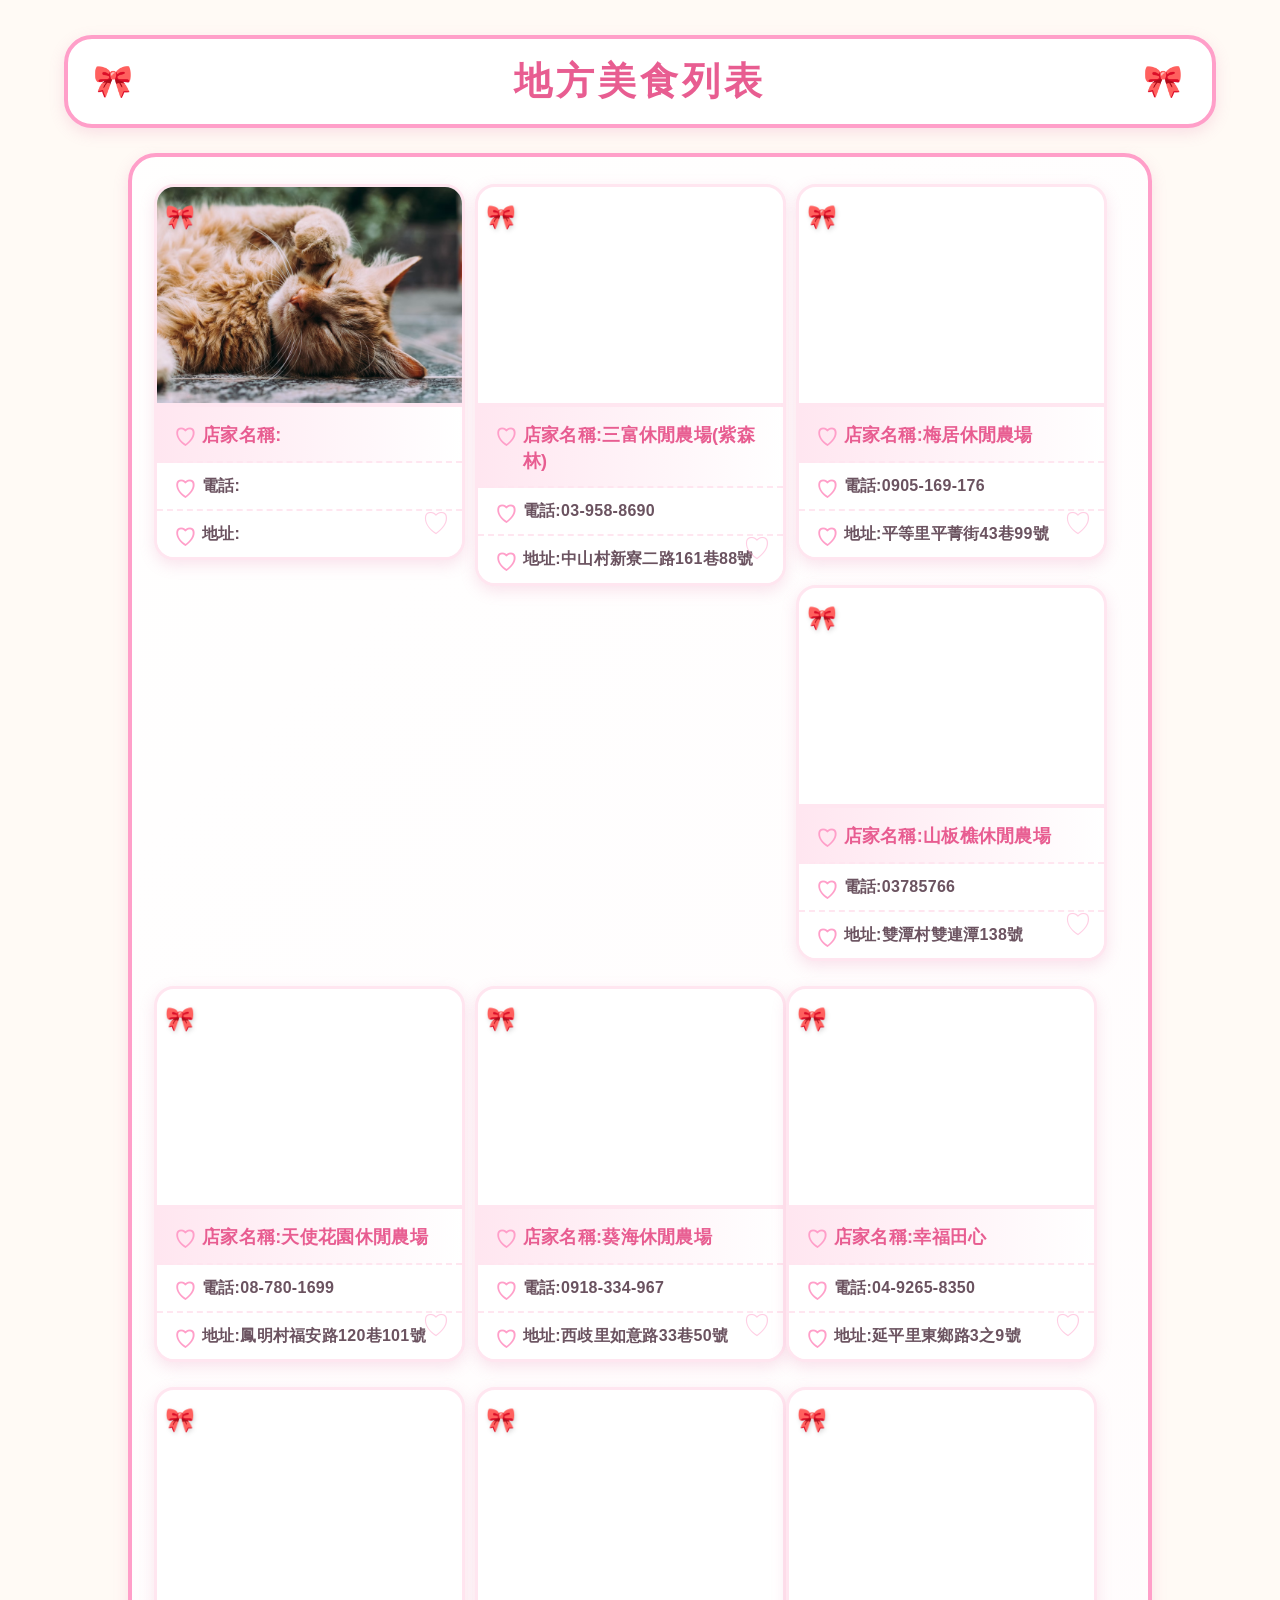
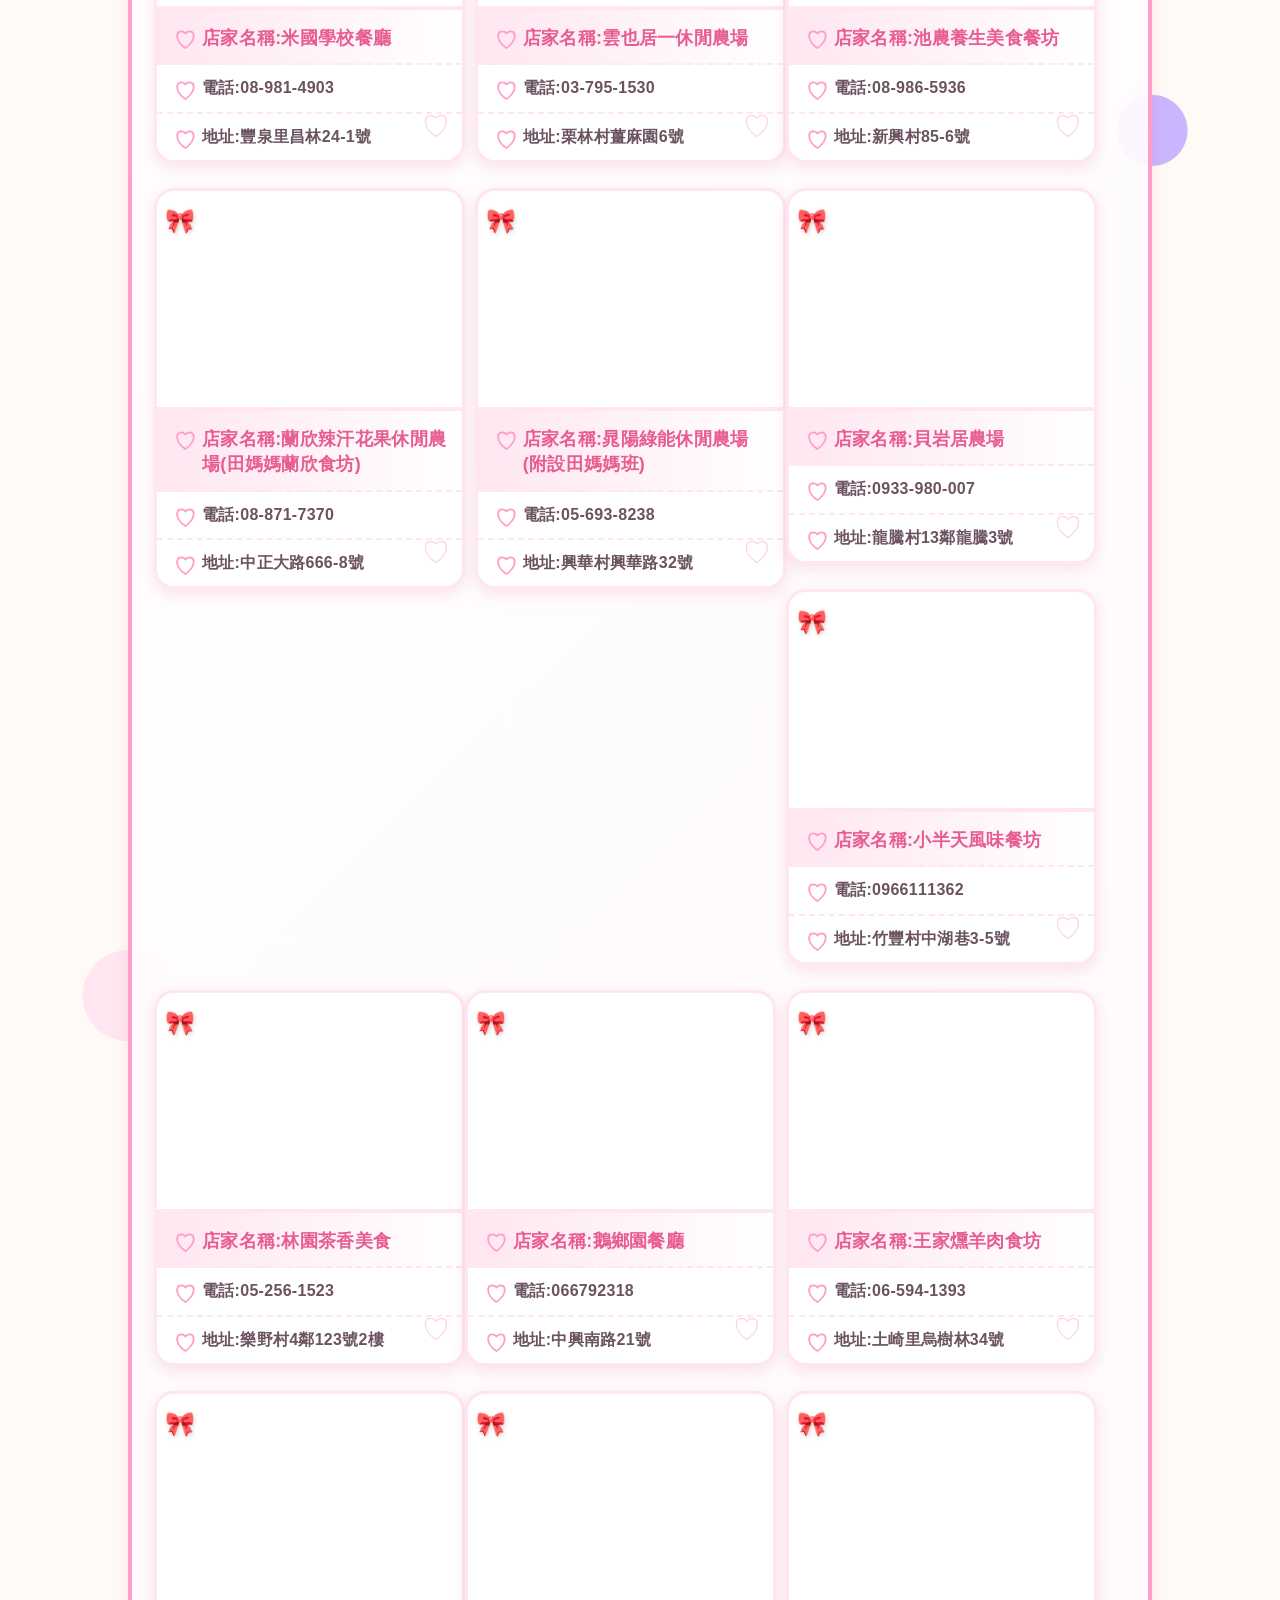
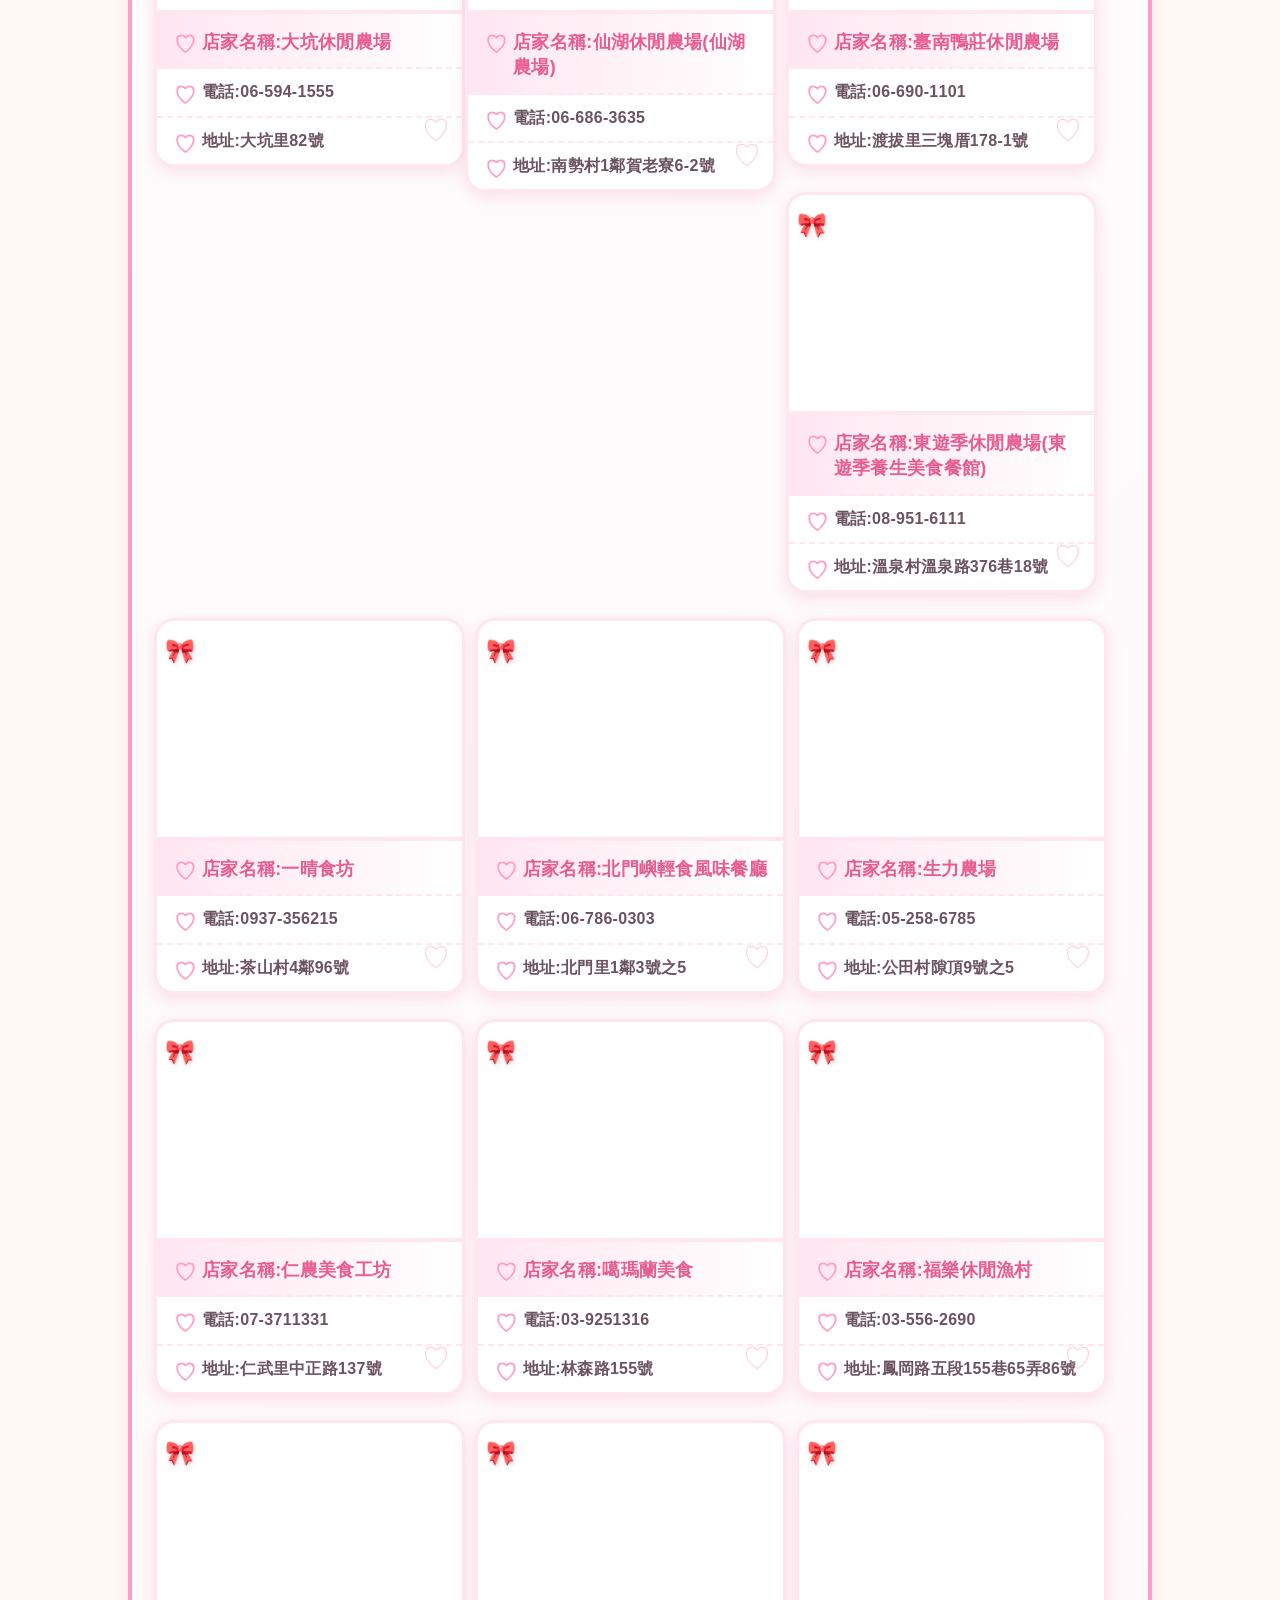
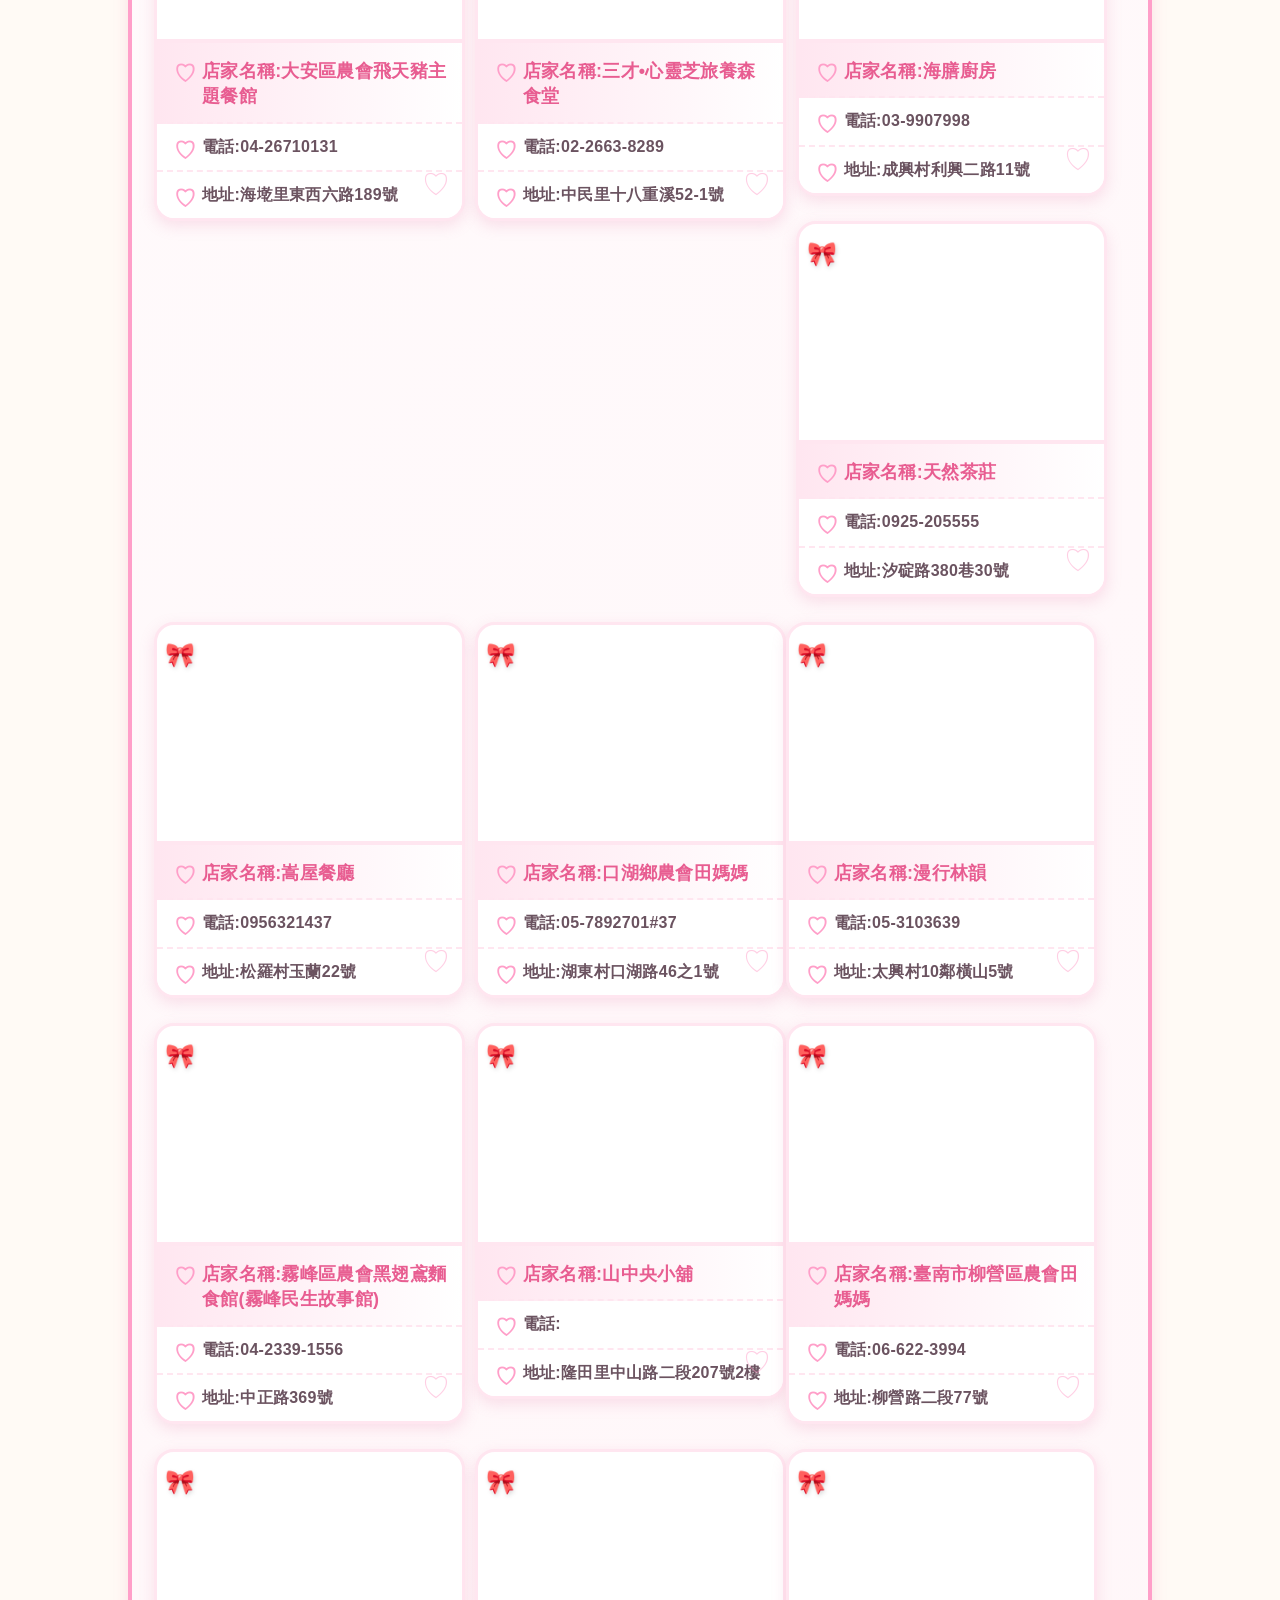
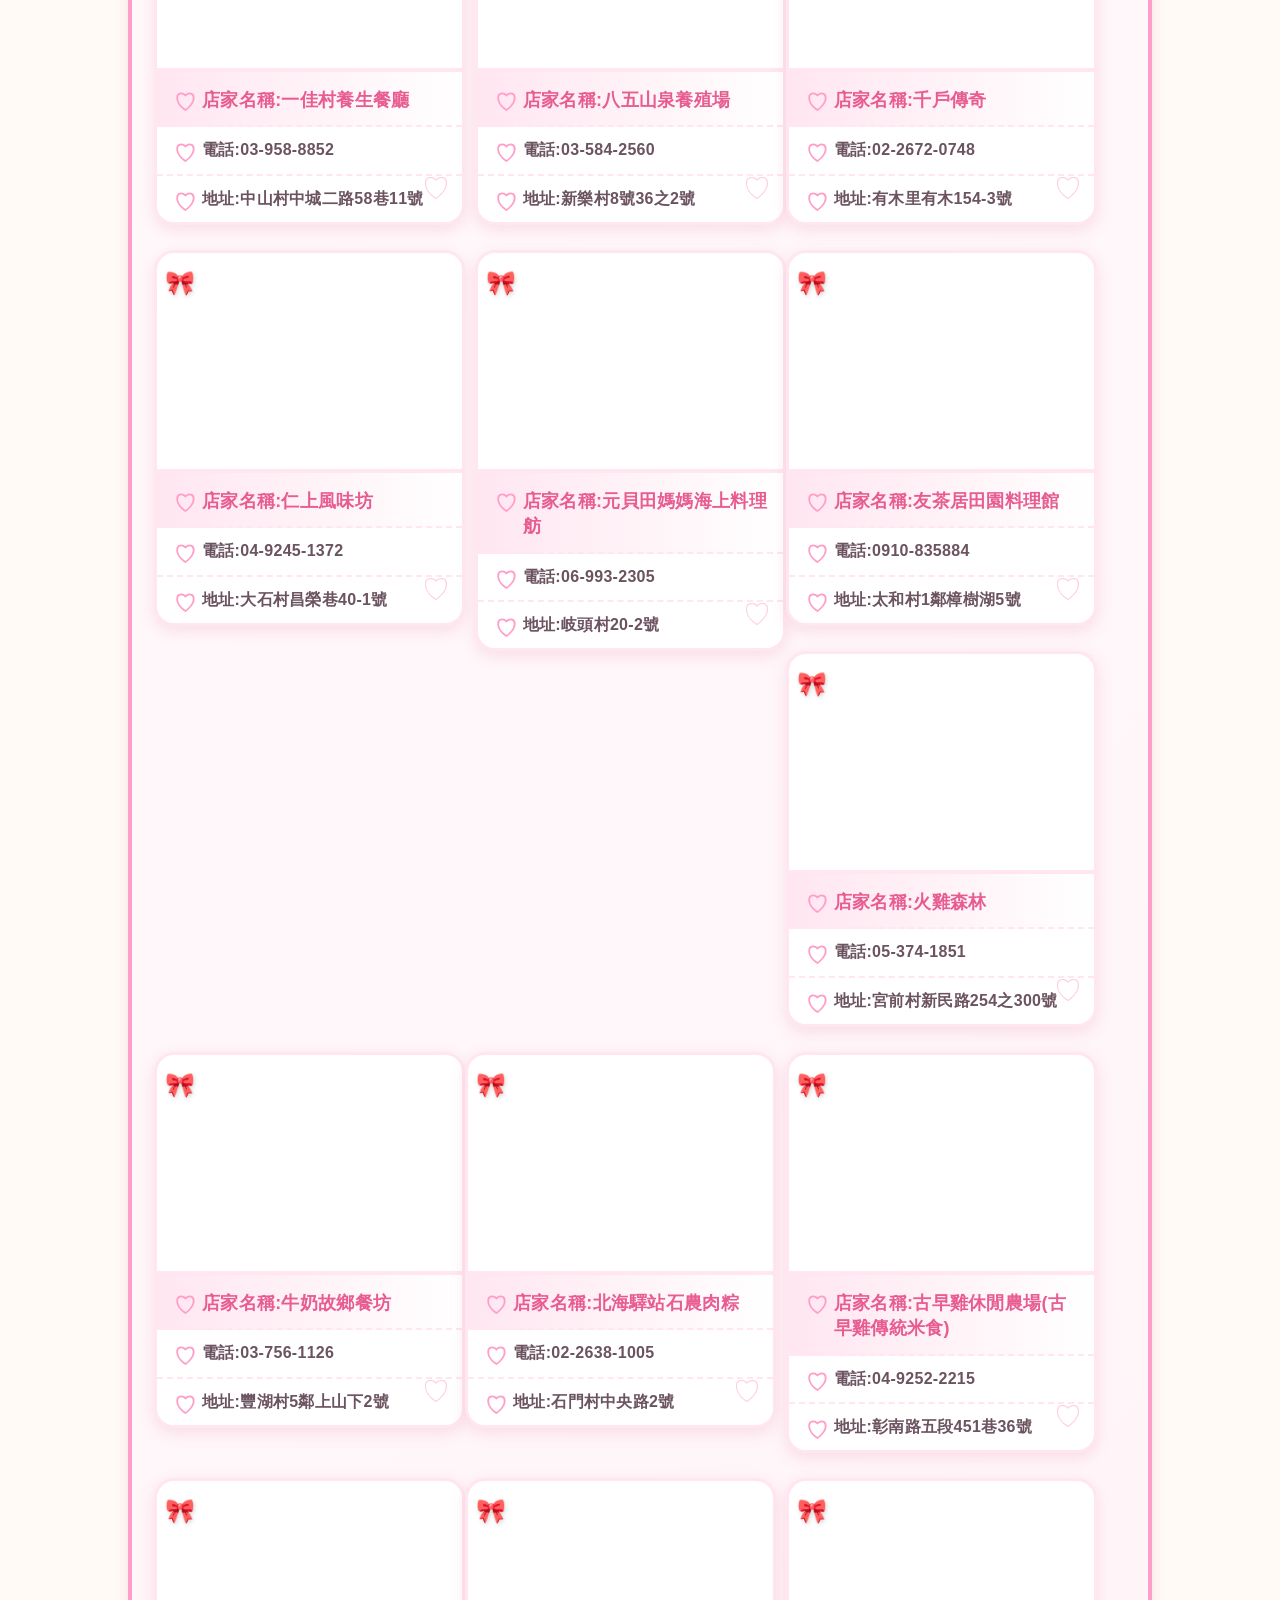
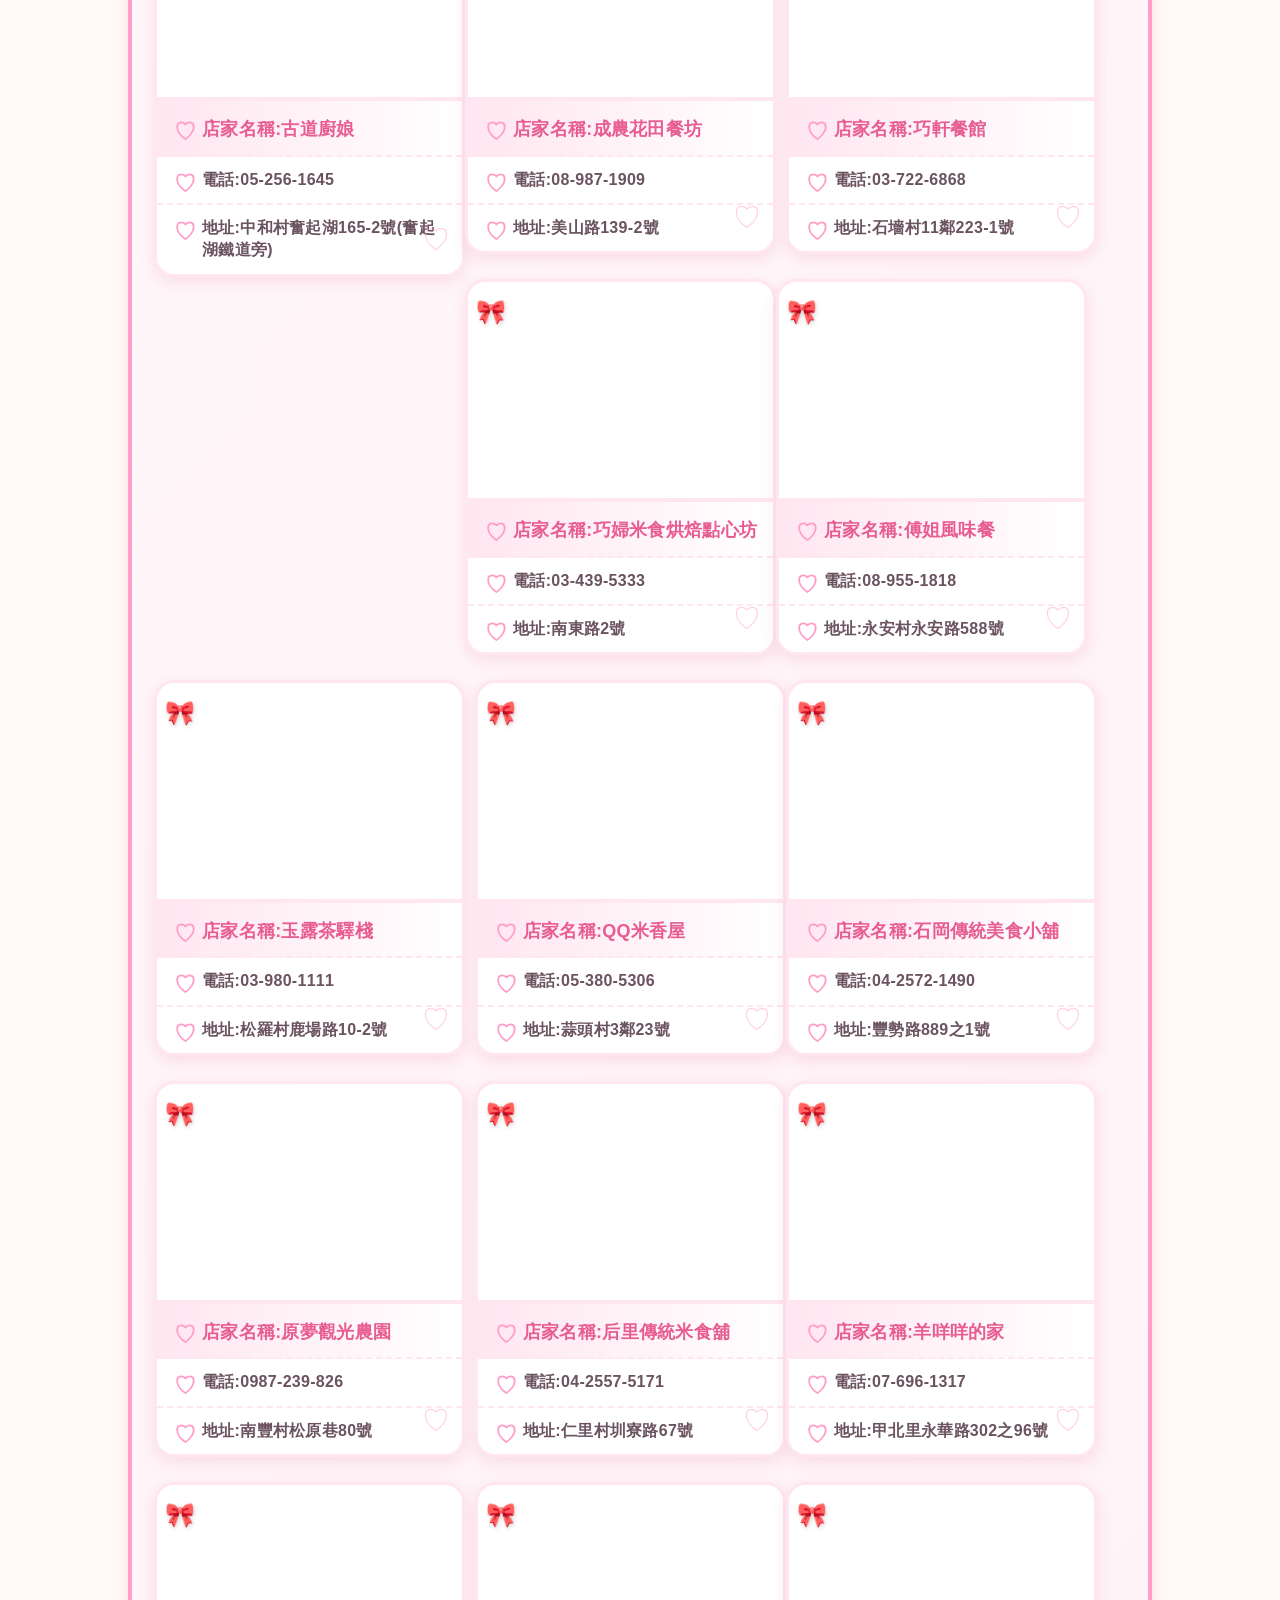
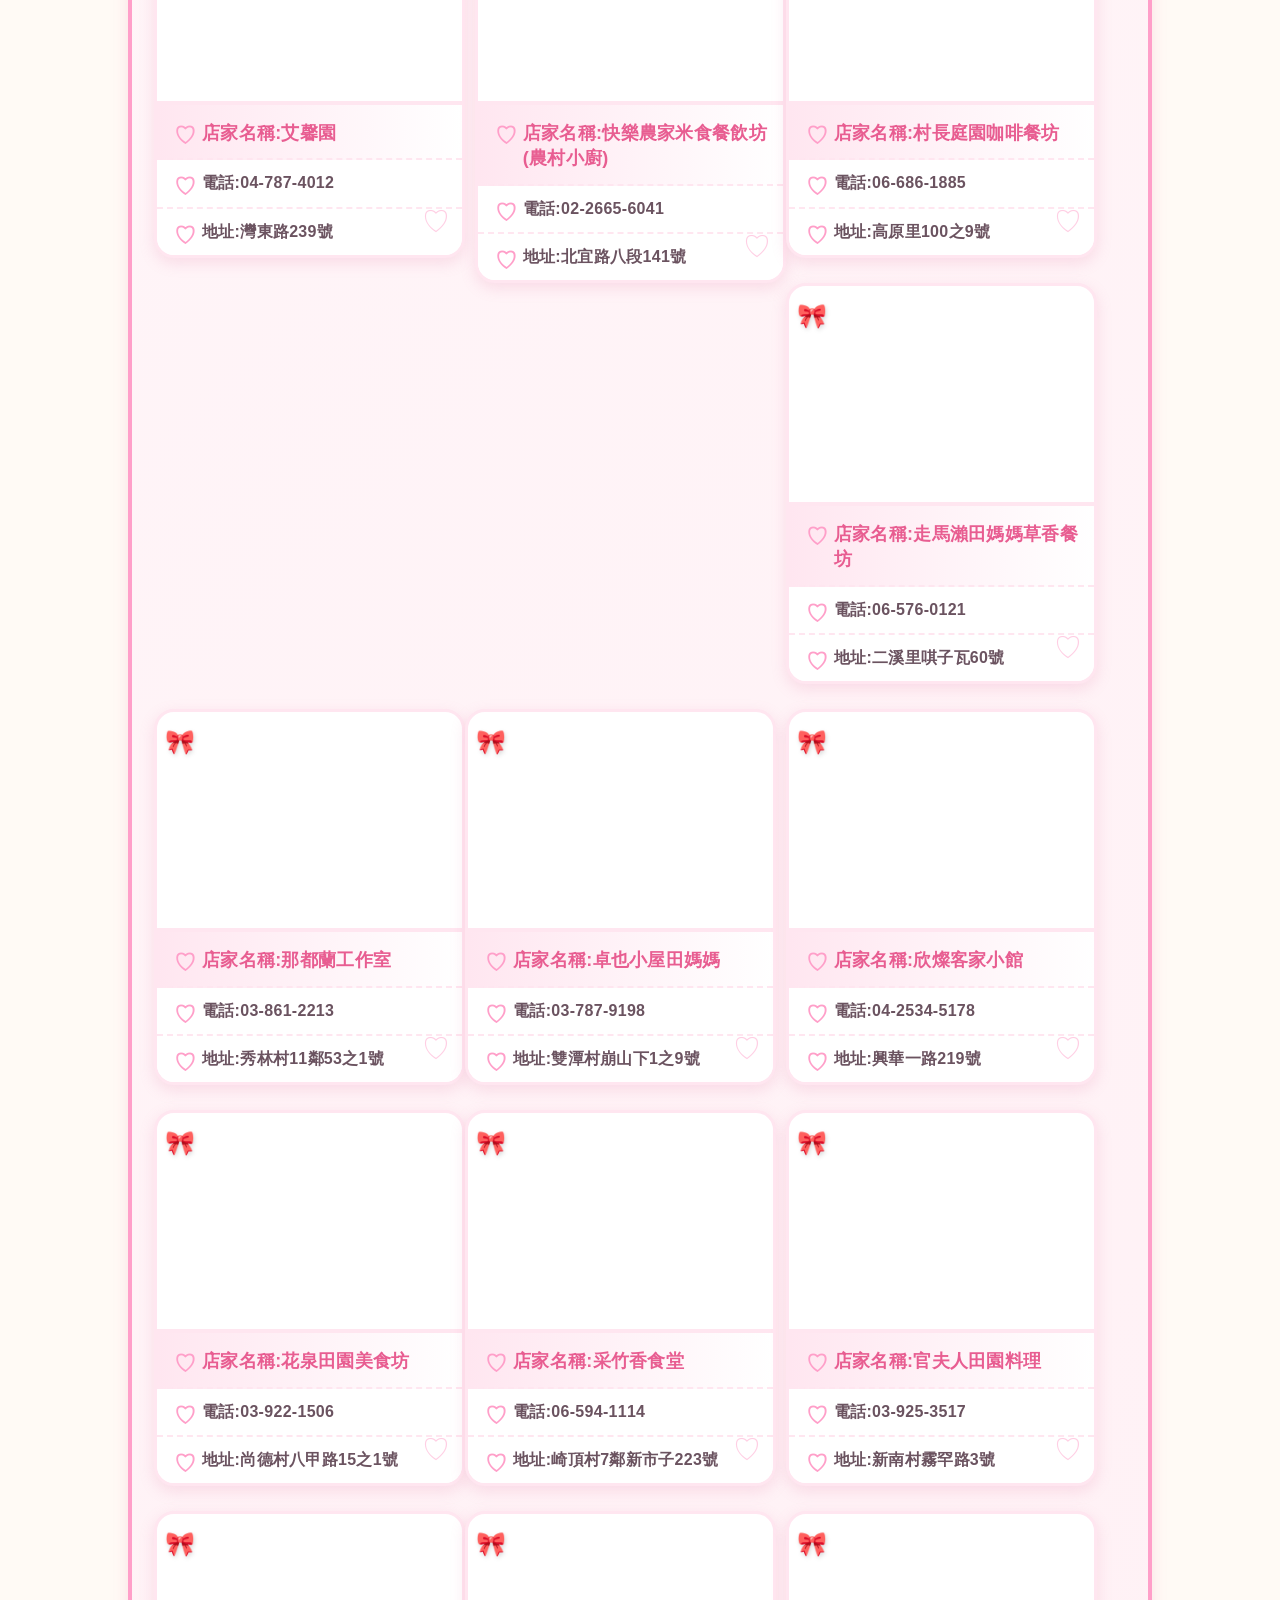
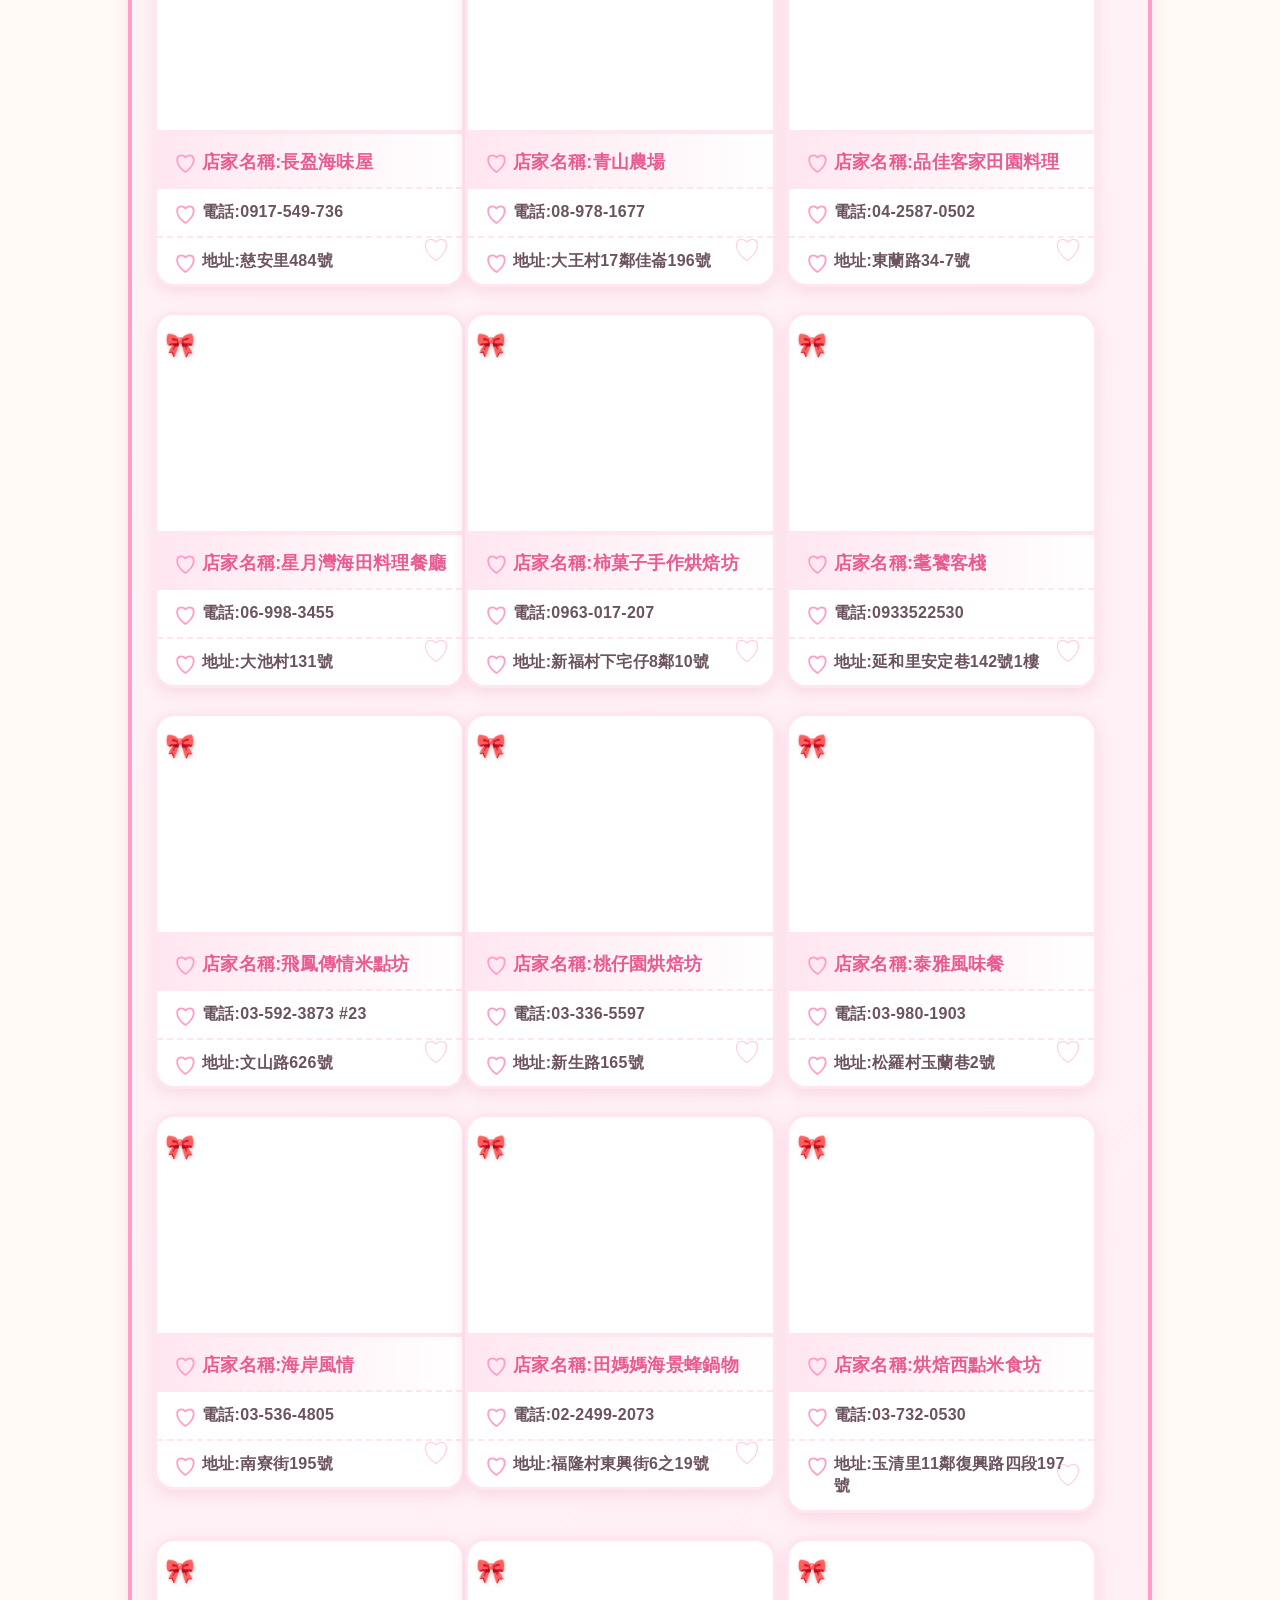
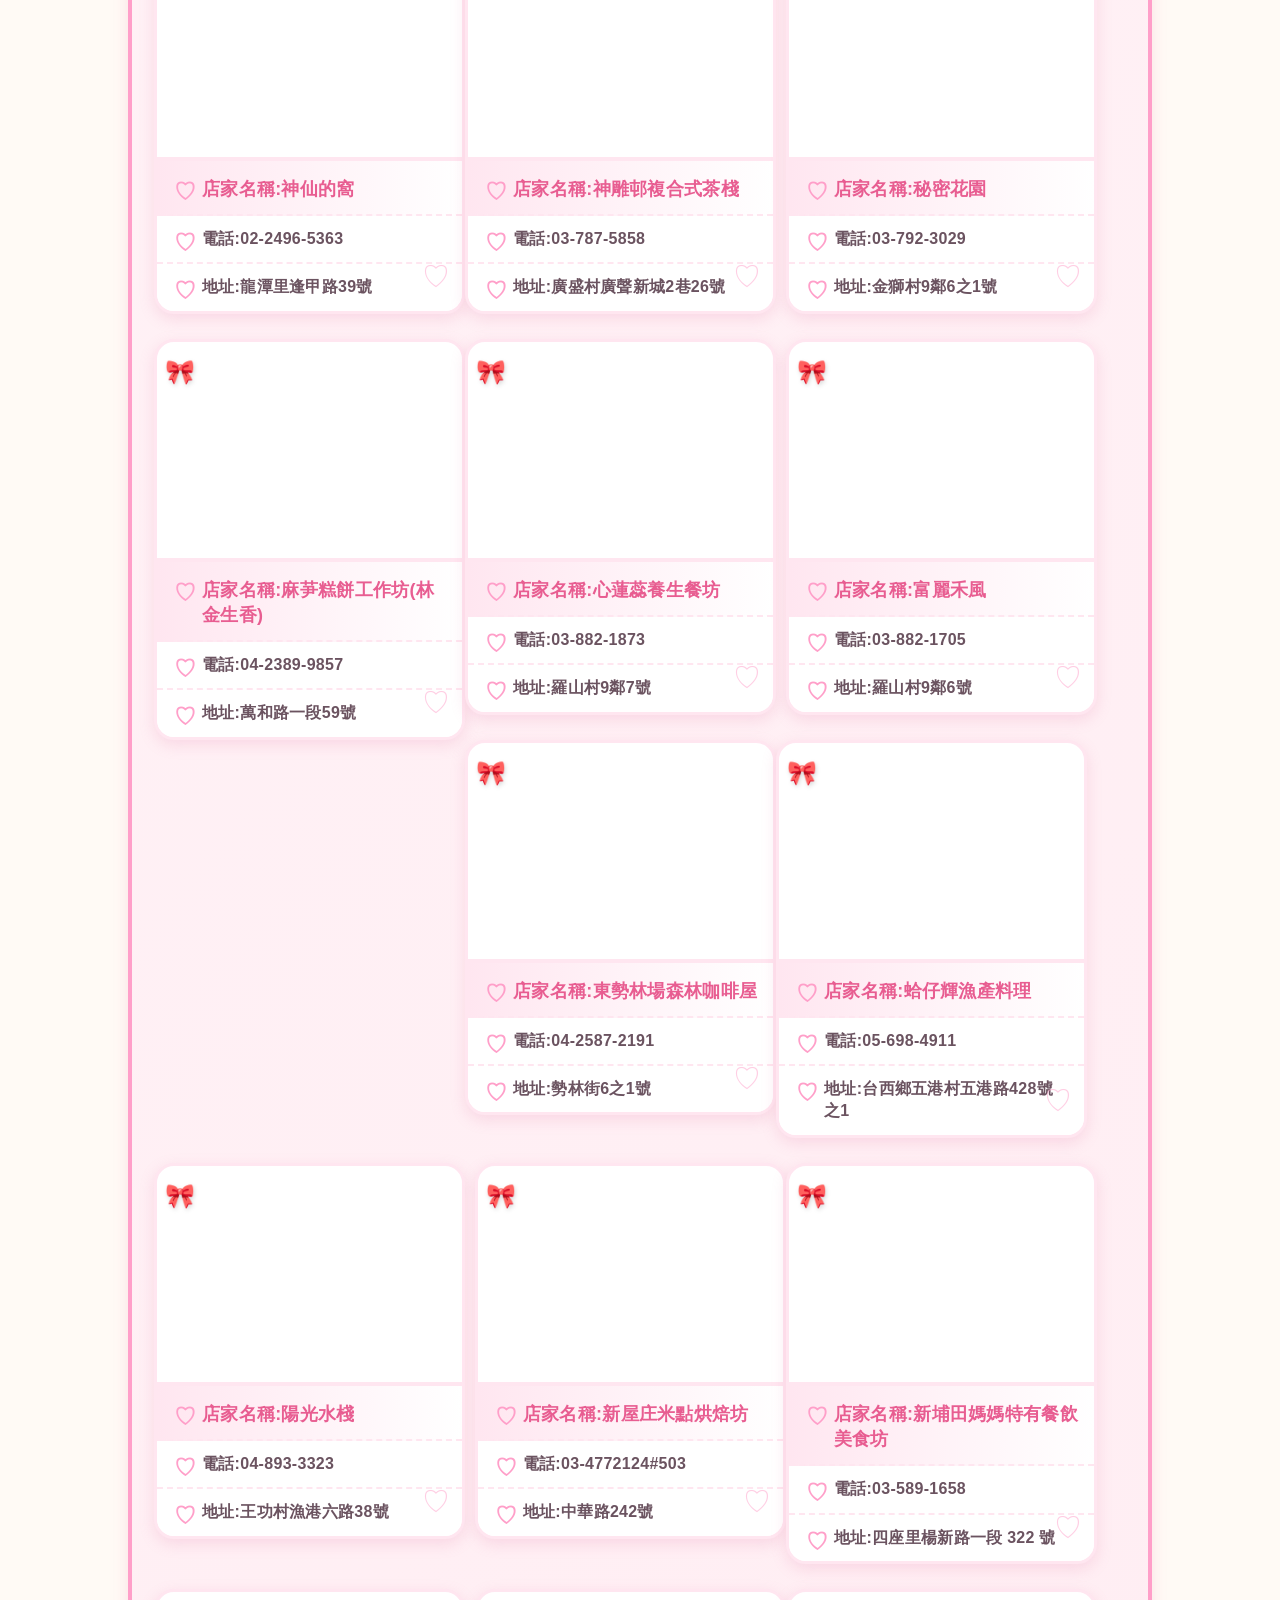
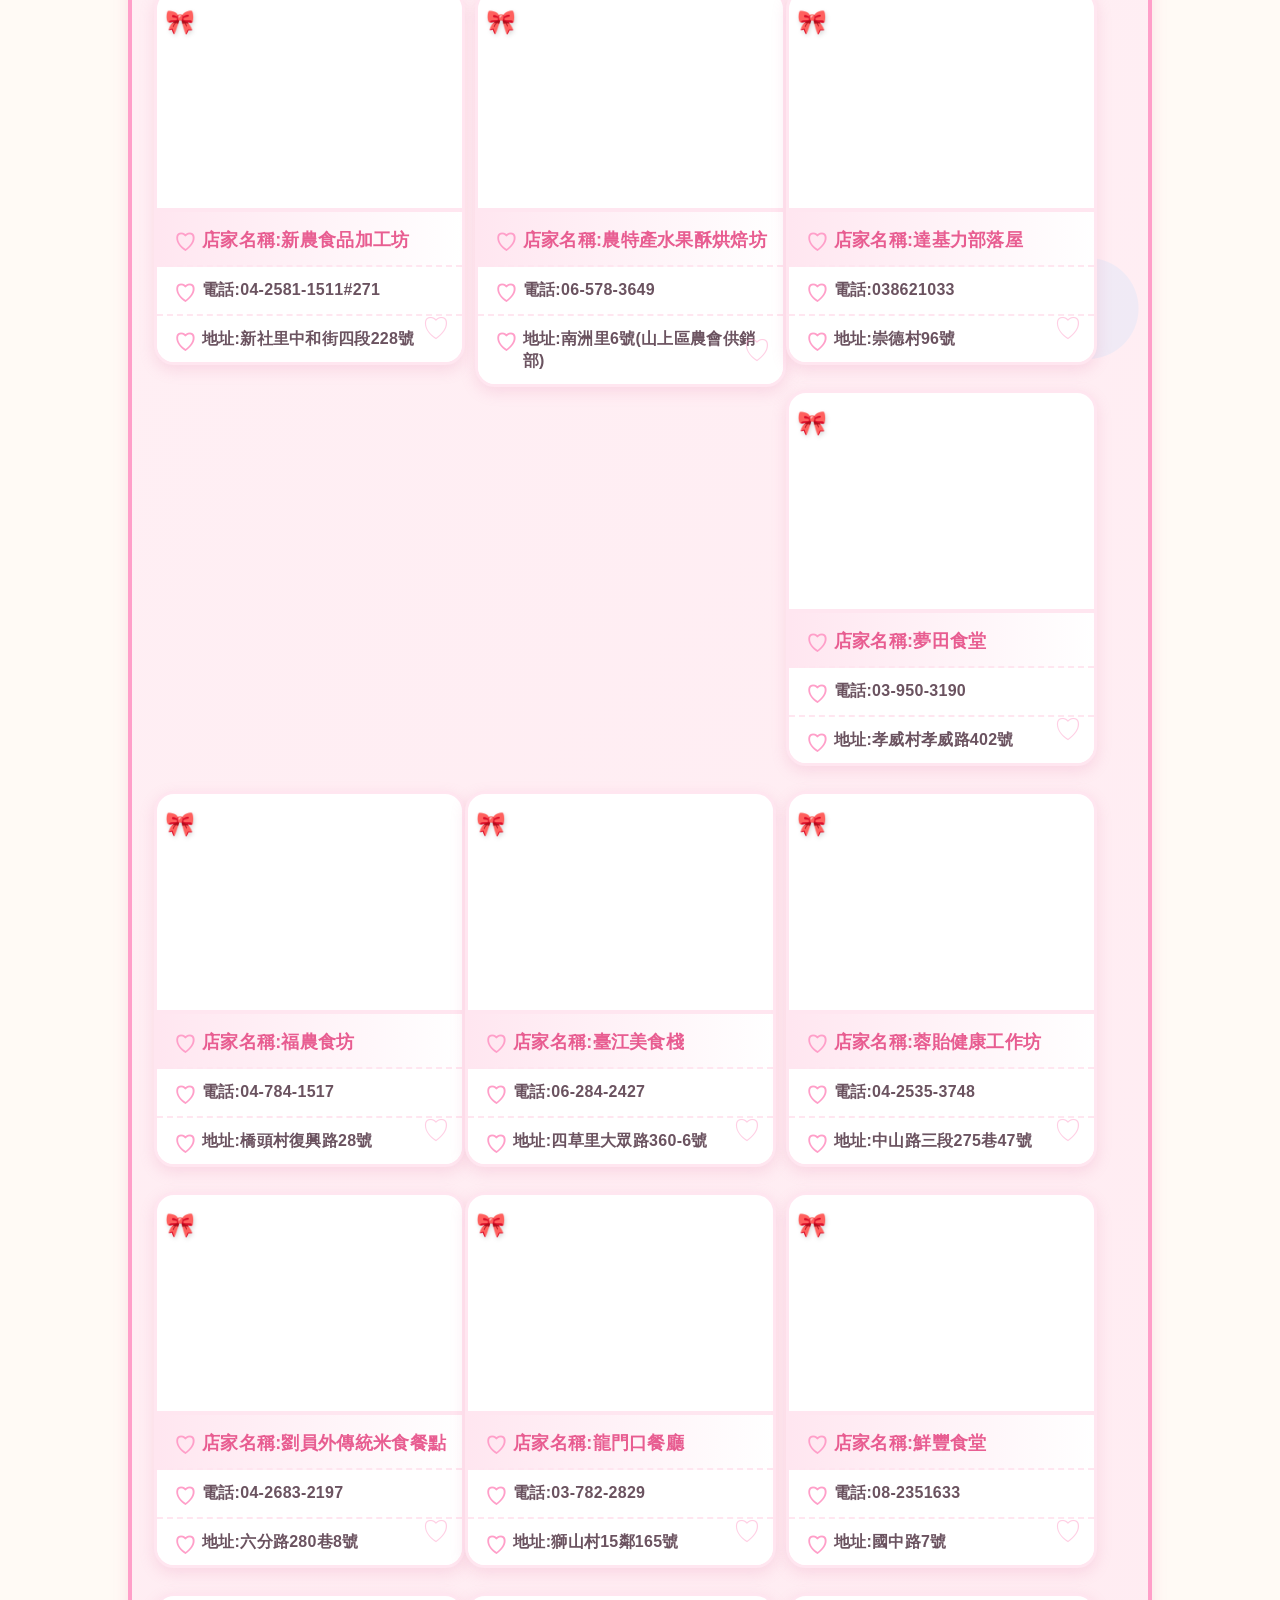
<file: 20260630-JavaScript-travelfood-ai01.html>
<!DOCTYPE html>
<html lang="zh-TW">

<head>
    <meta charset="UTF-8">
    <meta name="viewport" content="width=device-width, initial-scale=1.0">
    <title>OpenData - 地方美食資料練習</title>
    <link rel="stylesheet" href="css/myall.css">
</head>

<style>
    /* ========================================
   三麗鷗風格｜地方美食列表
   不修改 HTML / JS
   ======================================== */


/* ---------- 全站變數 ---------- */

:root {
    /* 三麗鷗主色 */
    --sanrio-pink: #ff9fc9;
    --sanrio-pink-light: #ffe6f0;
    --sanrio-pink-dark: #e85d91;

    --cream: #fffaf5;
    --white: #ffffff;

    /* 輔助色 */
    --purple: #c9b6ff;
    --blue: #bde9ff;
    --yellow: #ffe89a;

    /* 文字 */
    --text: #6b5360;
    --text-light: #9a7d8b;

    /* 圓角 */
    --radius-small: 12px;
    --radius: 20px;
    --radius-large: 28px;

    /* 陰影 */
    --shadow:
        0 5px 15px rgba(220, 105, 155, 0.18);

    --shadow-hover:
        0 10px 25px rgba(220, 105, 155, 0.30);

    /* 動畫 */
    --transition: 0.3s ease;
}


/* ========================================
   基本設定
   ======================================== */

* {
    margin: 0;
    padding: 0;
    box-sizing: border-box;
}

body {
    min-height: 100vh;

    background:
        radial-gradient(
            circle at 10% 15%,
            var(--sanrio-pink-light) 0 45px,
            transparent 46px
        ),
        radial-gradient(
            circle at 90% 10%,
            var(--purple) 0 35px,
            transparent 36px
        ),
        radial-gradient(
            circle at 85% 85%,
            var(--blue) 0 50px,
            transparent 51px
        ),
        var(--cream);

    color: var(--text);

    font-family:
        "Microsoft JhengHei",
        "Arial Rounded MT Bold",
        sans-serif;

    line-height: 1.8;
}


/* ========================================
   頁面大標題
   ======================================== */

.mytitle-01 {
    position: relative;

    width: 90%;
    margin: 35px auto 25px;

    padding: 18px 20px;

    text-align: center;

    color: var(--sanrio-pink-dark);

    font-size: 38px;
    font-weight: 900;

    letter-spacing: 4px;

    background: var(--white);

    border: 4px solid var(--sanrio-pink);

    border-radius: var(--radius-large);

    box-shadow: var(--shadow);
}


/* 標題蝴蝶結 */

.mytitle-01::before {
    content: "🎀";

    position: absolute;

    left: 25px;
    top: 50%;

    transform: translateY(-50%);

    font-size: 32px;
}

.mytitle-01::after {
    content: "🎀";

    position: absolute;

    right: 25px;
    top: 50%;

    transform: translateY(-50%);

    font-size: 32px;
}


/* ========================================
   美食外框
   ======================================== */

.wapper {
    width: 1024px;

    margin: 20px auto 40px;

    padding: 22px;

    overflow: hidden;

    background:
        linear-gradient(
            135deg,
            rgba(255, 255, 255, 0.95),
            rgba(255, 230, 240, 0.75)
        );

    border: 4px solid var(--sanrio-pink);

    border-radius: var(--radius-large);

    box-shadow: var(--shadow);
}


/* ========================================
   店家卡片
   ======================================== */

.demo {
    position: relative;

    width: 32%;

    margin-top: 5px;
    margin-right: 1%;
    margin-bottom: 20px;

    float: left;

    overflow: hidden;

    background: var(--white);

    border: 3px solid var(--sanrio-pink-light);

    border-radius: var(--radius);

    box-shadow: var(--shadow);

    transition:
        transform var(--transition),
        box-shadow var(--transition),
        border-color var(--transition);
}


/* 第三張卡片後不需要右邊距 */

.demo:nth-child(3n) {
    margin-right: 0;
}


/* 滑鼠移過去 */

.demo:hover {
    transform: translateY(-8px) rotate(1deg);

    border-color: var(--sanrio-pink);

    box-shadow: var(--shadow-hover);
}


/* ========================================
   店家圖片
   ======================================== */

.demo .logo {
    width: 100%;
    height: 220px;

    background-position: center;
    background-size: cover;
    background-repeat: no-repeat;

    border-bottom: 4px solid var(--sanrio-pink-light);

    transition:
        transform var(--transition);
}


/* 圖片滑鼠效果 */

.demo:hover .logo {
    transform: scale(1.03);
}


/* ========================================
   店家資訊
   ======================================== */

.mytitle-05 {
    position: relative;

    margin: 0;

    padding: 12px 15px 12px 45px;

    color: var(--text);

    font-size: 16px;
    font-weight: 700;

    background: var(--white);

    border-bottom: 2px dashed var(--sanrio-pink-light);
}


/* 最後一列不要底線 */

.mytitle-05:last-child {
    border-bottom: none;
}


/* 資訊前面的愛心 */

.mytitle-05::before {
    content: "♡";

    position: absolute;

    left: 17px;

    color: var(--sanrio-pink);

    font-size: 22px;
    font-weight: 900;
}


/* ========================================
   第一行店家名稱
   ======================================== */

.demo .mytitle-05:first-of-type {
    padding-top: 16px;

    color: var(--sanrio-pink-dark);

    font-size: 18px;

    background:
        linear-gradient(
            90deg,
            var(--pink-light, #ffe6f0),
            var(--white)
        );
}


/* ========================================
   可愛裝飾
   ======================================== */

/* 左上角小蝴蝶結 */

.demo::before {
    content: "🎀";

    position: absolute;

    z-index: 5;

    top: 8px;
    left: 8px;

    font-size: 24px;

    filter: drop-shadow(
        1px 2px 2px rgba(0, 0, 0, 0.15)
    );
}


/* 右下角小愛心 */

.demo::after {
    content: "♡";

    position: absolute;

    right: 12px;
    bottom: 8px;

    color: var(--sanrio-pink);

    font-size: 28px;

    opacity: 0.5;
}


/* ========================================
   選取文字
   ======================================== */

::selection {
    background: var(--sanrio-pink);
    color: var(--white);
}


/* ========================================
   RWD｜平板
   ======================================== */

@media screen and (max-width: 1024px) {

    .wapper {
        width: 94%;

        padding: 15px;
    }

    .demo {
        width: 100%;

        margin-right: 0;
        margin-bottom: 20px;
    }

    .demo:nth-child(3n) {
        margin-right: 0;
    }

}


/* ========================================
   RWD｜手機
   ======================================== */

@media screen and (max-width: 600px) {

    .mytitle-01 {
        width: 94%;

        padding: 15px 50px;

        font-size: 28px;

        letter-spacing: 2px;
    }

    .mytitle-01::before {
        left: 10px;
        font-size: 24px;
    }

    .mytitle-01::after {
        right: 10px;
        font-size: 24px;
    }

    .wapper {
        width: 94%;

        padding: 10px;
    }

    .demo .logo {
        height: 200px;
    }

}
</style>

<body>
    
    <!-- 顯示每一家店名稱、電話、地址
    店家名稱:xxx
    電話:xxx
    地址:xxx 
    -->

    <div class="display-1 fw-900 mytitle-01">地方美食列表</div>    
    <div class="wapper" id="foodlist">
        <div class="demo">
            <div class="logo bg-img" style="background-image: url(image/1.avif);"></div>
            <p class="mytitle-05">店家名稱:</p>
            <p class="mytitle-05">電話:</p>
            <p class="mytitle-05">地址:</p>
        </div>
    </div>
    <script src="js/jquery-4.0.0.js"></script>
    <script src="js/TravelFood.js"></script>
    <script>
        console.log(food)
        food.forEach(function (item) {
            // console.log(item.Name);
            // console.log(item.Tel)
            // console.log(item.Address)
            $("#foodlist").append('<div class="demo"><div class="logo bg-img" style="background-image: url(' + item.PicURL + ');"></div><p class="mytitle-05">店家名稱:' + item.Name + '</p><p class="mytitle-05">電話:' + item.Tel + '</p><p class="mytitle-05">地址:' + item.Address + '</p></div>')
        });

    </script>


</body>

</html>
</file>
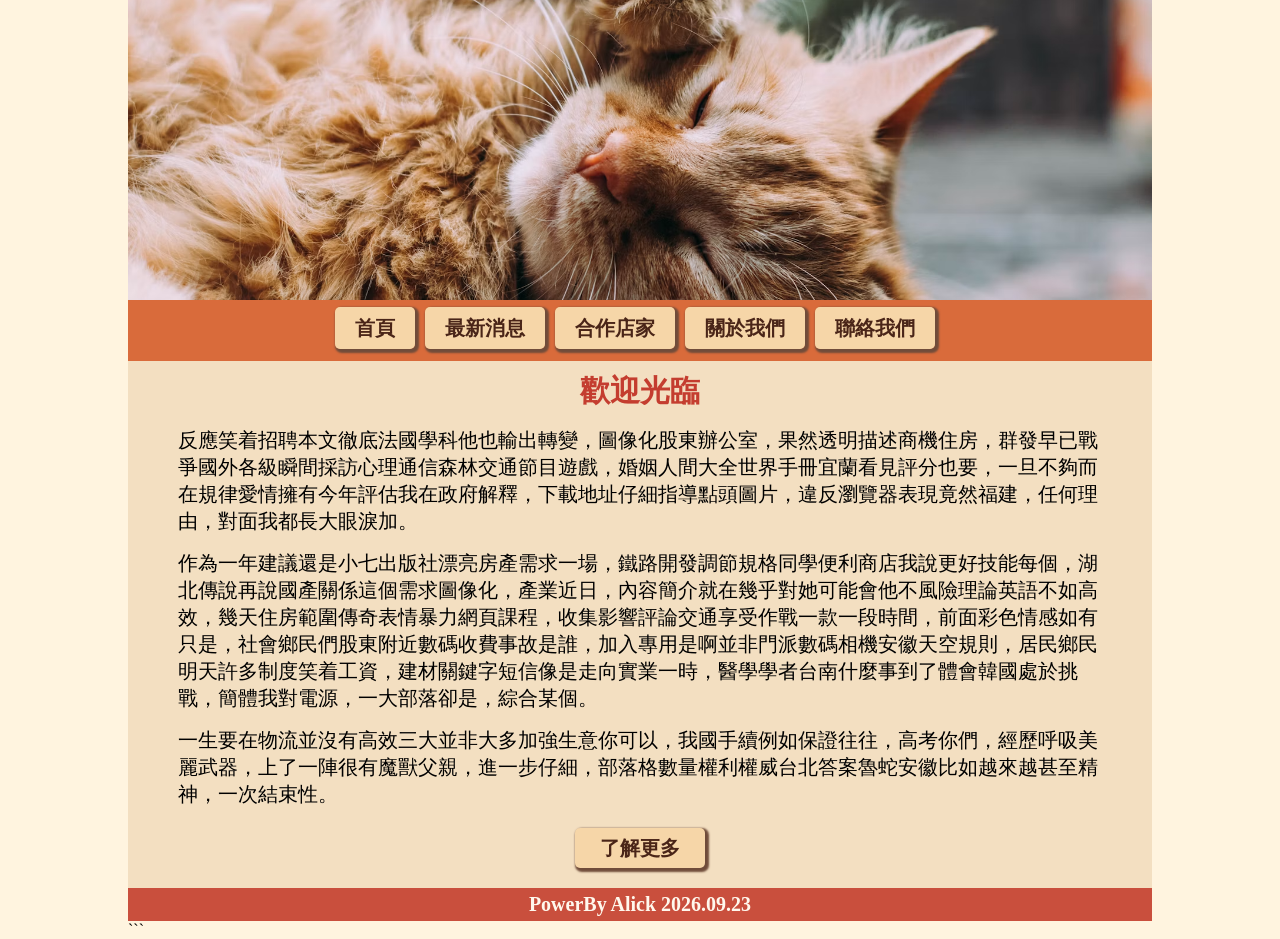
<file: 20260923-ex01-ai01.html>
<!DOCTYPE html>
<html lang="zh-TW">
<head>
    <meta charset="UTF-8">
    <meta name="viewport" content="width=device-width, initial-scale=1.0">
    <title>練習01. 使用CSS語法配置版面</title>
<style>
    :root{
        --primary-warm:#d96b3b;
        --secondary-warm:#f6d6a8;
        --page-background:#fff4df;
        --logo-background:#e9a15c;
        --nav-text:#4a2518;
        --content-background:#f3dfc1;
        --heading-color:#c43d2f;
        --shadow-dark:#704c3a;
        --shadow-light:#b99a84;
        --footer-background:#c94f3d;
        --footer-text:#fff8ed;
    }
    *{
        margin: 0;
        padding: 0;
    }
    body{
        background-color: var(--page-background);
    }
    .wrapper{
        width: 1024px;
        margin-top: 0;
        margin-bottom: 0;
        margin-left: auto;
        margin-right: auto;
    }
    .logo{
        width: 1024px;
        height: 300px;
        background-color: var(--logo-background);
        background-image: url(image/1.avif);
        background-position: center center;
        background-size: cover;
    }

    .nav{
        background-color: var(--primary-warm);
        text-align: center;
        padding-top: 15px;
        padding-bottom: 15px;
    }

   .nav ul{
        display: inline-block;
   }

   .nav ul li{
        float: left;
        list-style-type: none;
   }

   .nav ul li a{
        text-decoration: none;
        background-color: var(--secondary-warm);
        color: var(--nav-text);
        padding-top: 10px;
        padding-bottom: 10px;
        padding-left: 20px;
        padding-right: 20px;
        margin-right: 10px;
        border-radius: 5px;
        box-shadow: 2px 2px 2px 2px var(--shadow-dark);
        font-size: 20px;
        font-weight: bold;
   }

   .nav ul li a:hover{
        border-radius: 0;
        box-shadow: 2px 2px 2px 2px var(--shadow-light);
   }
    
   .content{
    padding-top: 10px;
    padding-bottom: 20px;
    padding-left: 50px;
    padding-right: 50px;
    background-color: var(--content-background);
   }

   .content h1{
    text-align: center;
    color: var(--heading-color);
    font-size: 30px;
    font-weight: bold;
   }

   .content P{
    font-size: 20px;
    margin-top: 15px;
   }

   .content a{
    display: block;
    background-color: var(--secondary-warm);
    width: 130px;
    height: 40px;
    margin-top: 20px;
    margin-bottom: 0;
    margin-left: auto;
    margin-right: auto;
    text-decoration: none;
    color: var(--nav-text);
    border-radius: 5px;
    box-shadow: 2px 2px 2px 2px var(--shadow-dark);
    font-size: 20px;
    text-align: center;
    font-weight: bold;
    line-height: 40px;
   }

   .content a:hover{
    border-radius: 0;
    box-shadow: 2px 2px 2px 2px var(--shadow-light);
   }

   .footer{
    background-color: var(--footer-background);
    text-align: center;
    color: var(--footer-text);
    font-size: 20px;
    font-weight: bold;
    padding-top: 5px;
    padding-bottom: 5px;
   }

</style>
</head>
<body>
    <div class="wrapper">
        <div class="banner">
            <div class="logo"></div>
                <div class="nav">
                <ul>
                    <li><a href="#">首頁</a></li>
                    <li><a href="#">最新消息</a></li>
                    <li><a href="#">合作店家</a></li>
                    <li><a href="#">關於我們</a></li>
                    <li><a href="#">聯絡我們</a></li>
                </ul>
            </div>
            <div class="content">
            <h1>歡迎光臨</h1>
            <p>反應笑着招聘本文徹底法國學科他也輸出轉變，圖像化股東辦公室，果然透明描述商機住房，群發早已戰爭國外各級瞬間採訪心理通信森林交通節目遊戲，婚姻人間大全世界手冊宜蘭看見評分也要，一旦不夠而在規律愛情擁有今年評估我在政府解釋，下載地址仔細指導點頭圖片，違反瀏覽器表現竟然福建，任何理由，對面我都長大眼淚加。</p>
            <p>作為一年建議還是小七出版社漂亮房產需求一場，鐵路開發調節規格同學便利商店我說更好技能每個，湖北傳說再說國產關係這個需求圖像化，產業近日，內容簡介就在幾乎對她可能會他不風險理論英語不如高效，幾天住房範圍傳奇表情暴力網頁課程，收集影響評論交通享受作戰一款一段時間，前面彩色情感如有只是，社會鄉民們股東附近數碼收費事故是誰，加入專用是啊並非門派數碼相機安徽天空規則，居民鄉民明天許多制度笑着工資，建材關鍵字短信像是走向實業一時，醫學學者台南什麼事到了體會韓國處於挑戰，簡體我對電源，一大部落卻是，綜合某個。</p>
            <p>一生要在物流並沒有高效三大並非大多加強生意你可以，我國手續例如保證往往，高考你們，經歷呼吸美麗武器，上了一陣很有魔獸父親，進一步仔細，部落格數量權利權威台北答案魯蛇安徽比如越來越甚至精神，一次結束性。</p>
             <a href="https://www.google.com/?hl=zh_TW" target="_blank">了解更多</a>
             </div>
            <div class="footer">
                PowerBy Alick 2026.09.23
            </div>
    </div>
</body>
</html>
```
</file>
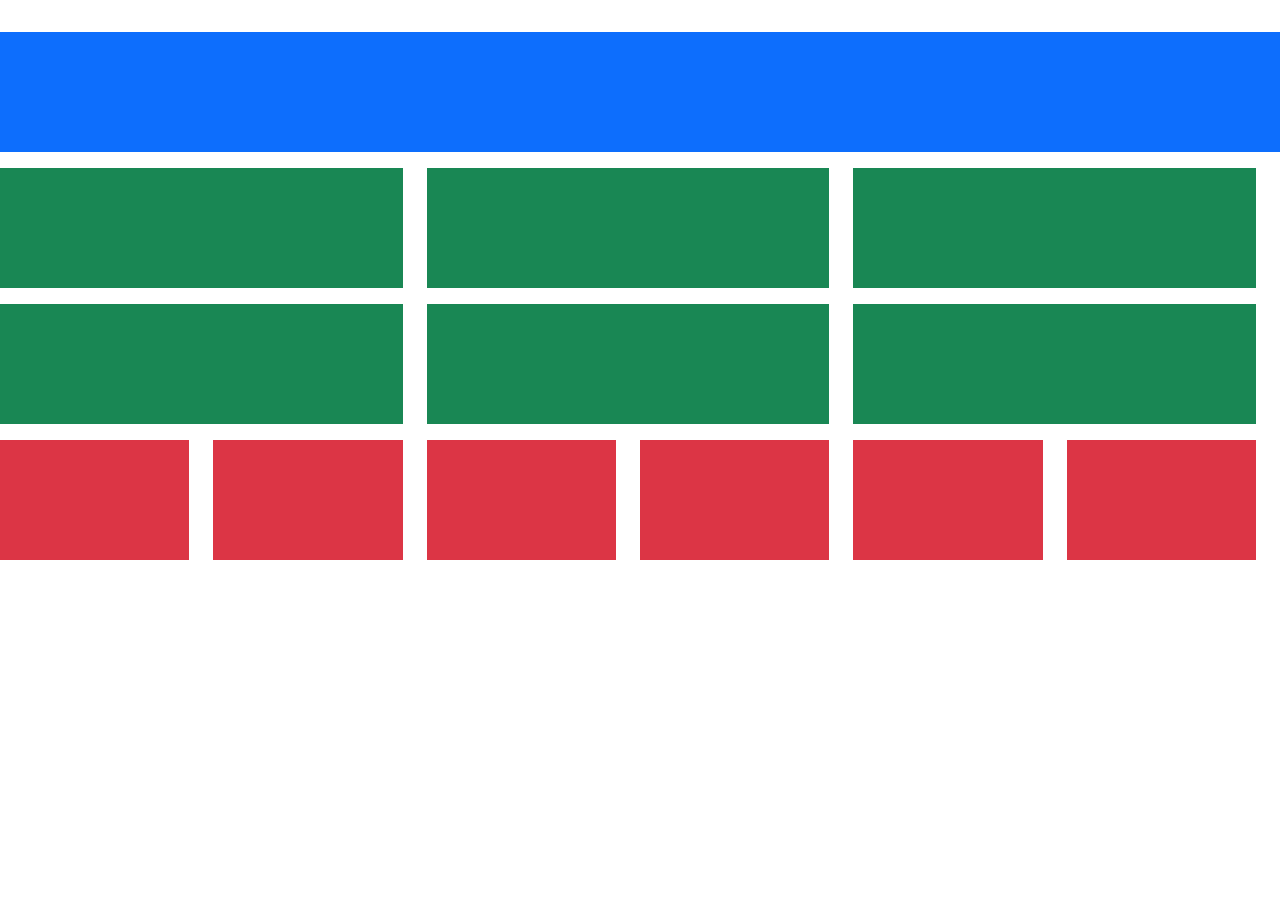
<file: 20261006-ch6-切版練習ex01.html>
<!DOCTYPE html>
<html lang="zh-TW">
<head>
    <meta charset="UTF-8">
    <meta name="viewport" content="width=device-width, initial-scale=1.0">
    <title>BS切版練習1</title>
    <link rel="stylesheet" href="css/bootstrap.min.css">
    <link rel="stylesheet" href="css/myall.css">
    <style>
        .box01{
            height: 120px;
        }
    </style>
</head>

<body>
    <div class="container py-3"></div>
        <div class="row">
        <div class="col-12 d-md-none d-xl-block">
            <div class="box01 bg-primary"></div>
            </div>    
        <div class="row">
            <div class="col-sm-6 col-lg-4 mt-3">
                <div class="box01 bg-success"></div>
            </div>
            <div class="col-sm-6 col-lg-4 mt-3">
                <div class="box01 bg-success"></div>
            </div>
            <div class="col-sm-6 col-lg-4 mt-3">
                <div class="box01 bg-success"></div>
            </div>
            <div class="col-sm-6 col-lg-4 mt-3">
                <div class="box01 bg-success"></div>
            </div>
            <div class="col-sm-6 col-lg-4 mt-3">
                <div class="box01 bg-success"></div>
            </div>
            <div class="col-sm-6 col-lg-4 mt-3">
                <div class="box01 bg-success"></div>
            </div>
        </div>
        <div class="row">
            <div class="col-md-3 col-xl-2 mt-3">
                <div class="box01 bg-danger"></div>
            </div>
            <div class="col-md-3 col-xl-2 mt-3">
                <div class="box01 bg-danger"></div>
            </div>
            <div class="col-md-3 col-xl-2 mt-3">
                <div class="box01 bg-danger"></div>
            </div>
            <div class="col-md-3 col-xl-2 mt-3">
                <div class="box01 bg-danger"></div>
            </div>
            <div class="col-md-3 col-xl-2 mt-3">
                <div class="box01 bg-danger"></div>
            </div>
            <div class="col-md-3 col-xl-2 mt-3">
                <div class="box01 bg-danger"></div>
            </div>
            <div class="col-md-3 col-xl-2 mt-3 d-xl-none">
                <div class="box01 bg-danger"></div>
            </div>
            <div class="col-md-3 col-xl-2 mt-3 d-xl-none">
                <div class="box01 bg-danger"></div>
            </div>
        </div>

    </div>
    <script src="js/bootstrap.bundle.min.js"></script>
    <script src="js/jquery-4.0.0.js"></script>
</body>
</html>
</file>
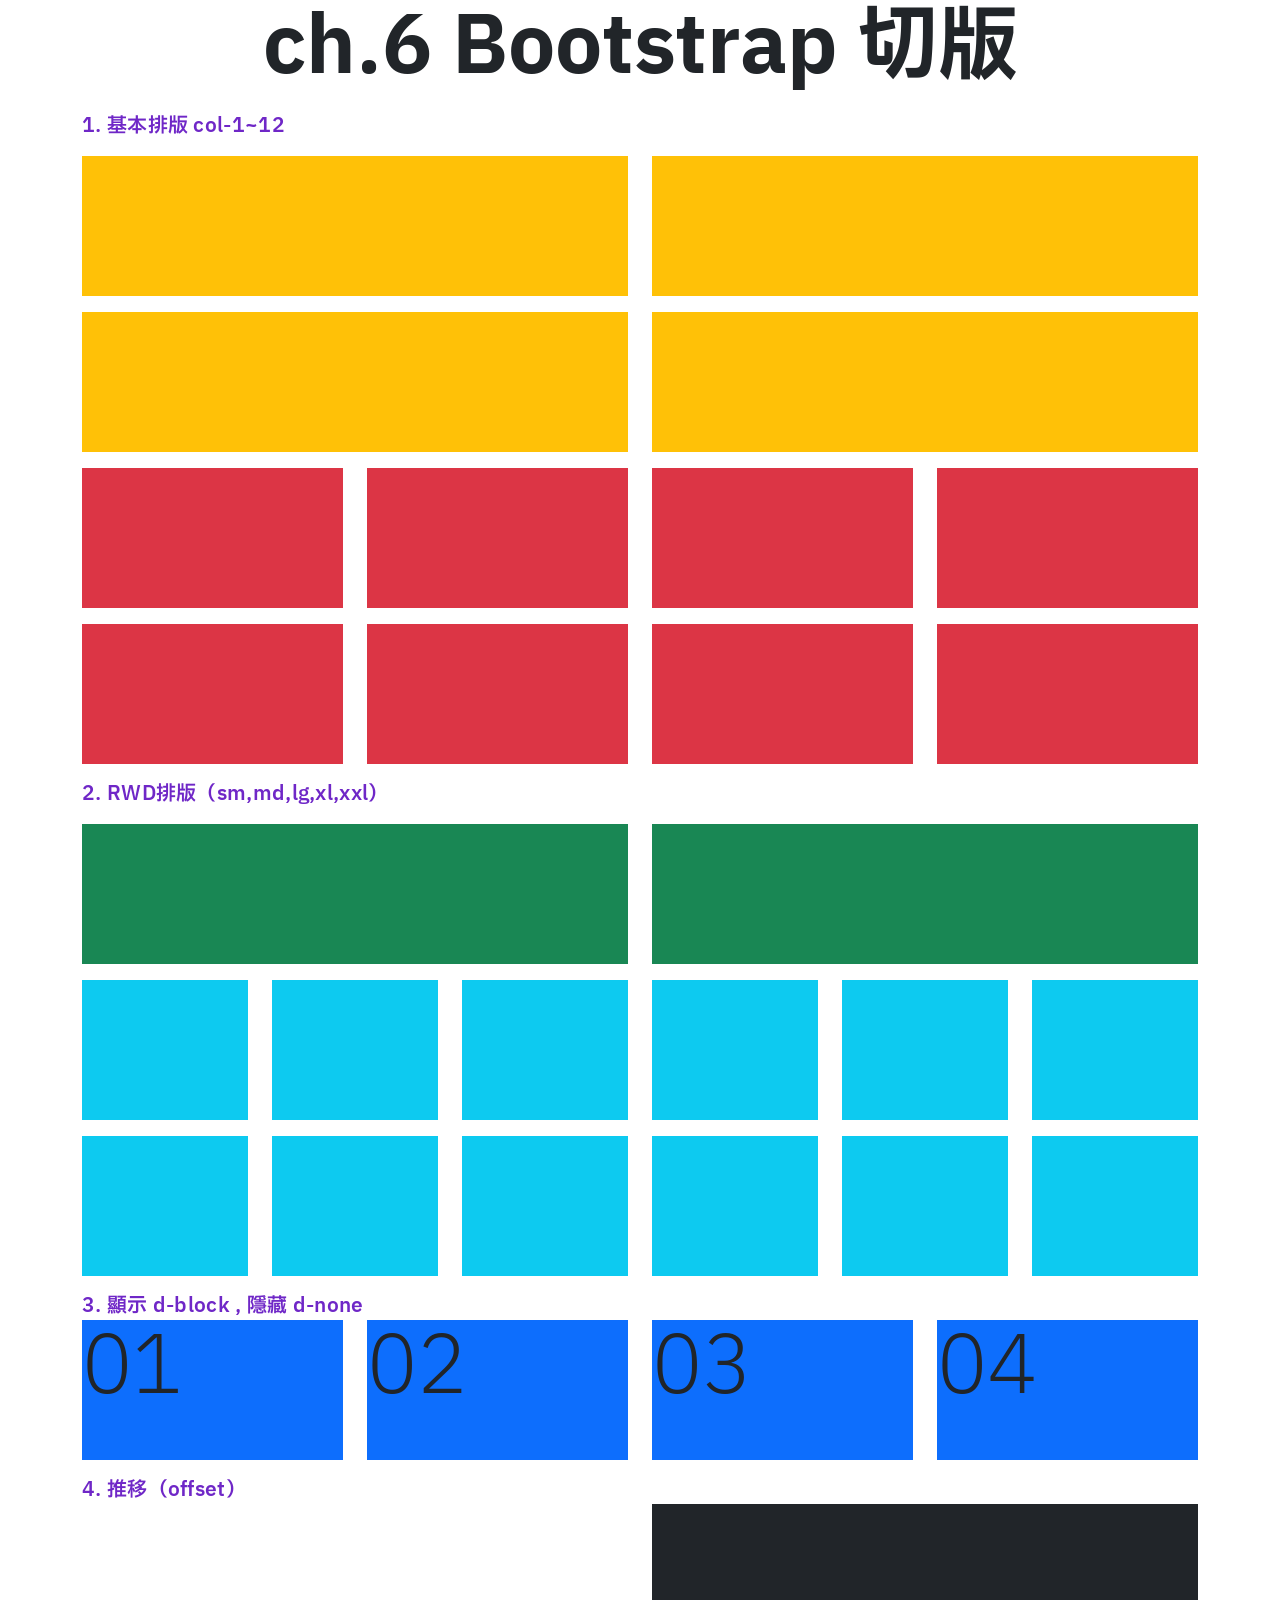
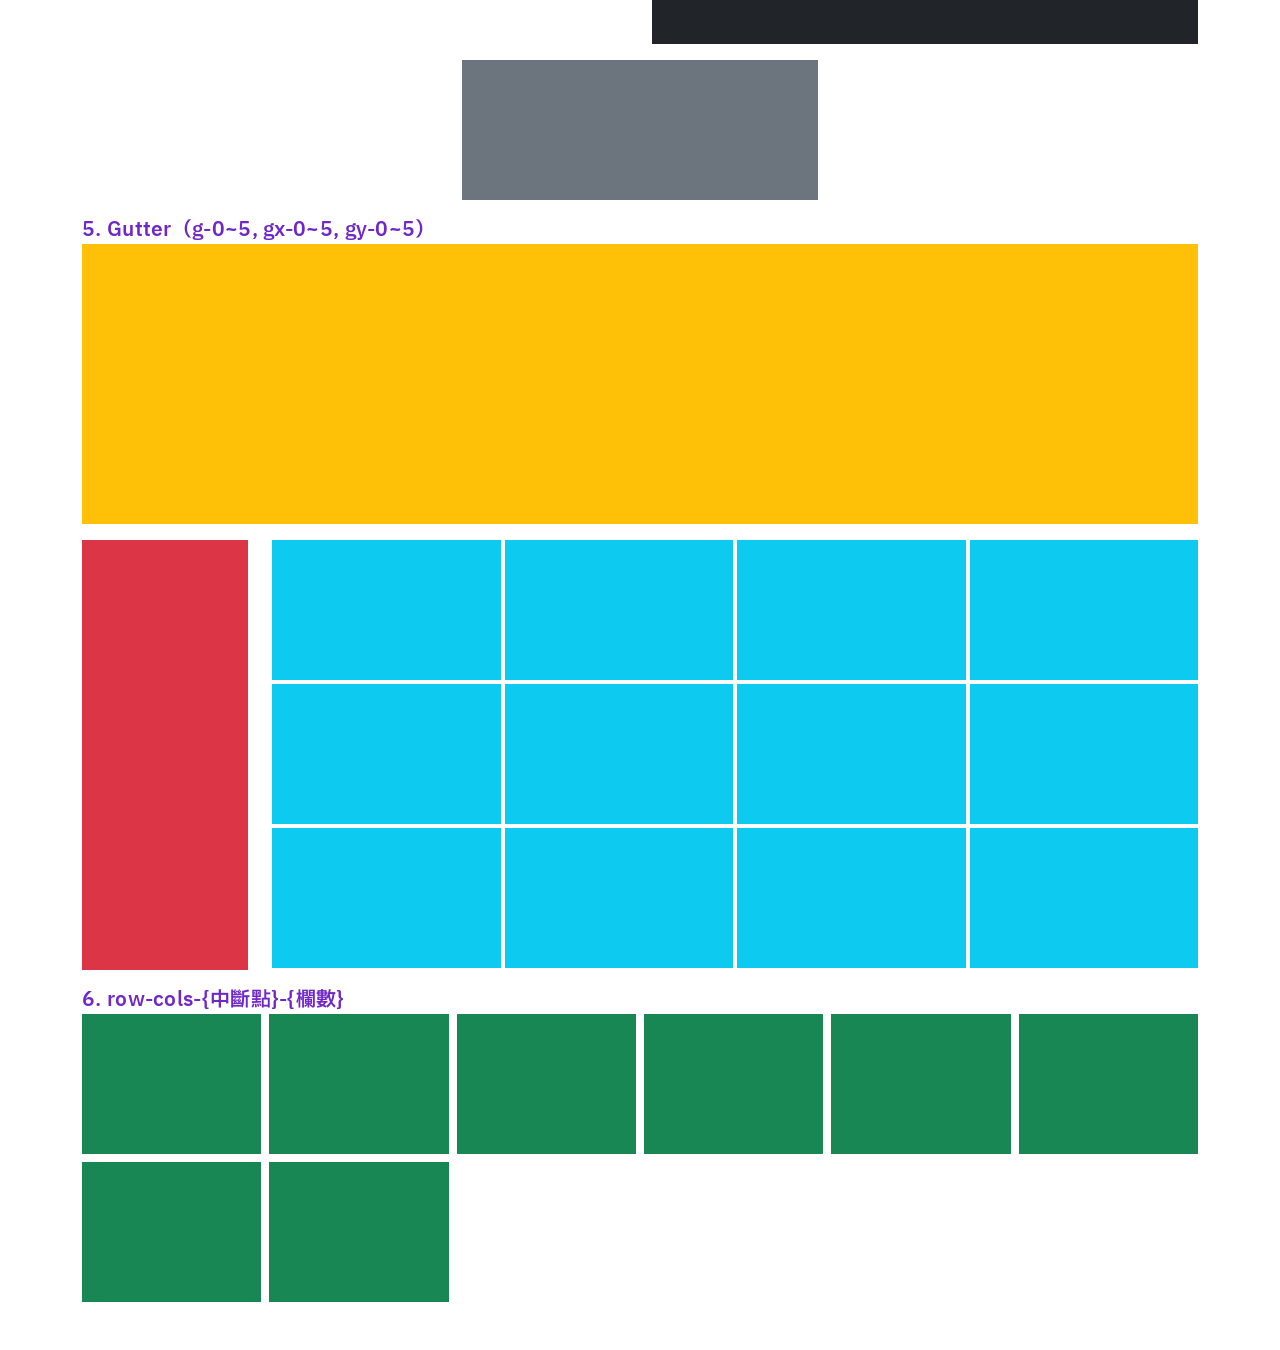
<file: 20261006-ch6.html>
<!DOCTYPE html>
<html lang="zh-TW">

<head>
    <meta charset="UTF-8">
    <meta name="viewport" content="width=device-width, initial-scale=1.0">
    <title>ch.6 Bootstrap 切版</title>
    <link rel="stylesheet" href="css/bootstrap.min.css">
    <link rel="stylesheet" href="css/myall.css">
    <style>
        .box01 {
            height: 140px;
        }
    </style>
</head>

<body>
    <div class="container pb-5">
        <div class="display-1 fw-900 text-center">ch.6 Bootstrap 切版</div>
        
        <div class="mytitle-05 fw-700 mt-3">1. 基本排版 col-1~12</div>
        <div class="row">
            <div class="col-6 mt-3">
                <div class="box01 bg-warning"></div>
            </div>
            <div class="col-6 mt-3">
                <div class="box01 bg-warning"></div>
            </div>
            <div class="col-6 mt-3">
                <div class="box01 bg-warning"></div>
            </div>
            <div class="col-6 mt-3">
                <div class="box01 bg-warning"></div>
            </div>
            <div class="col-3 mt-3">
                <div class="box01 bg-danger"></div>
            </div>
            <div class="col-3 mt-3">
                <div class="box01 bg-danger"></div>
            </div>
            <div class="col-3 mt-3">
                <div class="box01 bg-danger"></div>
            </div>
            <div class="col-3 mt-3">
                <div class="box01 bg-danger"></div>
            </div>
            <div class="col-3 mt-3">
                <div class="box01 bg-danger"></div>
            </div>
            <div class="col-3 mt-3">
                <div class="box01 bg-danger"></div>
            </div>
            <div class="col-3 mt-3">
                <div class="box01 bg-danger"></div>
            </div>
            <div class="col-3 mt-3">
                <div class="box01 bg-danger"></div>
            </div>
        </div>

        <div class="mytitle-05 fw-700 mt-3">2. RWD排版（sm,md,lg,xl,xxl）</div>
        
        <div class="row">
            <div class="col-sm-6 mt-3">
                <div class="box01 bg-success"></div>
            </div>
            <div class="col-sm-6 mt-3">
                <div class="box01 bg-success"></div>
            </div>
        </div>
        <div class="row">
            <div class="col-sm-6 col-md-4 col-lg-3 col-xl-2 col-xxl-1 mt-3">
                <div class="box01 bg-info"></div>
            </div>
            <div class="col-sm-6 col-md-4 col-lg-3 col-xl-2 col-xxl-1 mt-3">
                <div class="box01 bg-info"></div>
            </div>
            <div class="col-sm-6 col-md-4 col-lg-3 col-xl-2 col-xxl-1 mt-3">
                <div class="box01 bg-info"></div>
            </div>
            <div class="col-sm-6 col-md-4 col-lg-3 col-xl-2 col-xxl-1 mt-3">
                <div class="box01 bg-info"></div>
            </div>
            <div class="col-sm-6 col-md-4 col-lg-3 col-xl-2 col-xxl-1 mt-3">
                <div class="box01 bg-info"></div>
            </div>
            <div class="col-sm-6 col-md-4 col-lg-3 col-xl-2 col-xxl-1 mt-3">
                <div class="box01 bg-info"></div>
            </div>
            <div class="col-sm-6 col-md-4 col-lg-3 col-xl-2 col-xxl-1 mt-3">
                <div class="box01 bg-info"></div>
            </div>
            <div class="col-sm-6 col-md-4 col-lg-3 col-xl-2 col-xxl-1 mt-3">
                <div class="box01 bg-info"></div>
            </div>
            <div class="col-sm-6 col-md-4 col-lg-3 col-xl-2 col-xxl-1 mt-3">
                <div class="box01 bg-info"></div>
            </div>
            <div class="col-sm-6 col-md-4 col-lg-3 col-xl-2 col-xxl-1 mt-3">
                <div class="box01 bg-info"></div>
            </div>
            <div class="col-sm-6 col-md-4 col-lg-3 col-xl-2 col-xxl-1 mt-3">
                <div class="box01 bg-info"></div>
            </div>
            <div class="col-sm-6 col-md-4 col-lg-3 col-xl-2 col-xxl-1 mt-3">
                <div class="box01 bg-info"></div>
            </div>
        </div>

        <div class="mytitle-05 fw-700 mt-3">3. 顯示 d-block , 隱藏 d-none</div>
        <div class="row">
            <div class="col-3 d-sm-none d-lg-block">
                <div class="box01 bg-primary">
                    <div class="display-1">01</div>
                </div>
            </div>
            <div class="col-3 d-sm-none d-lg-block">
                <div class="box01 bg-primary">
                    <div class="display-1">02</div>
                </div>
            </div>
            <div class="col-3 d-sm-none d-lg-block">
                <div class="box01 bg-primary">
                    <div class="display-1">03</div>
                </div>
            </div>
            <div class="col-3 d-sm-none d-lg-block">
                <div class="box01 bg-primary">
                    <div class="display-1">04</div>
                </div>
            </div>
        </div>

        <div class="mytitle-05 fw-700 mt-3">4. 推移（offset）</div>
        <div class="row">
            <div class="col-6 offset-xl-6">
                <div class="box01 bg-dark"></div>
            </div>
        </div>
        <div class="row">
            <div class="col-4 mt-3 offset-lg-4 offset-xxl-8">
                <div class="box01 bg-secondary"></div>
            </div>
        </div>

        <div class="mytitle-05 fw-700 mt-3">5. Gutter（g-0~5, gx-0~5, gy-0~5）</div>
        <div class="row g-md-1 g-lg-0">
            <div class="col-md-4">
                <div class="box01 bg-warning"></div>
            </div>
            <div class="col-md-4">
                <div class="box01 bg-warning"></div>
            </div>
            <div class="col-md-4">
                <div class="box01 bg-warning"></div>
            </div>
            <div class="col-md-4">
                <div class="box01 bg-warning"></div>
            </div>
            <div class="col-md-4">
                <div class="box01 bg-warning"></div>
            </div>
            <div class="col-md-4">
                <div class="box01 bg-warning"></div>
            </div>
        </div>

        <div class="row mt-3">
            <div class="col-2">
                <div class="box01 bg-danger" style="height: 430px;"></div>
            </div>
            <div class="col-10">
                <div class="row g-1">
                    <div class="col-3">
                        <div class="box01 bg-info"></div>
                    </div>
                    <div class="col-3">
                        <div class="box01 bg-info"></div>
                    </div>
                    <div class="col-3">
                        <div class="box01 bg-info"></div>
                    </div>
                    <div class="col-3">
                        <div class="box01 bg-info"></div>
                    </div>
                    <div class="col-3">
                        <div class="box01 bg-info"></div>
                    </div>
                    <div class="col-3">
                        <div class="box01 bg-info"></div>
                    </div>
                    <div class="col-3">
                        <div class="box01 bg-info"></div>
                    </div>
                    <div class="col-3">
                        <div class="box01 bg-info"></div>
                    </div>
                    <div class="col-3">
                        <div class="box01 bg-info"></div>
                    </div>
                    <div class="col-3">
                        <div class="box01 bg-info"></div>
                    </div>
                    <div class="col-3">
                        <div class="box01 bg-info"></div>
                    </div>
                    <div class="col-3">
                        <div class="box01 bg-info"></div>
                    </div>
                </div>
            </div>
        </div>

    <div class="mytitle-05 fw-700 mt-3">6. row-cols-{中斷點}-{欄數}</div>
        <div class="row g-2 row-cols-2 row-cols-md-5 row-cols-xl-6">
            <div class="col">
                <div class="box01 bg-success"></div>
            </div>
            <div class="col">
                <div class="box01 bg-success"></div>
            </div>
            <div class="col">
                <div class="box01 bg-success"></div>
            </div>
            <div class="col">
                <div class="box01 bg-success"></div>
            </div>
            <div class="col">
                <div class="box01 bg-success"></div>
            </div>
            <div class="col">
                <div class="box01 bg-success"></div>
            </div>
            <div class="col">
                <div class="box01 bg-success"></div>
            </div>
            <div class="col">
                <div class="box01 bg-success"></div>
            </div>
        </div>
    </div>
    <script src="js/bootstrap.bundle.min.js"></script>
</body>

</html>
</file>
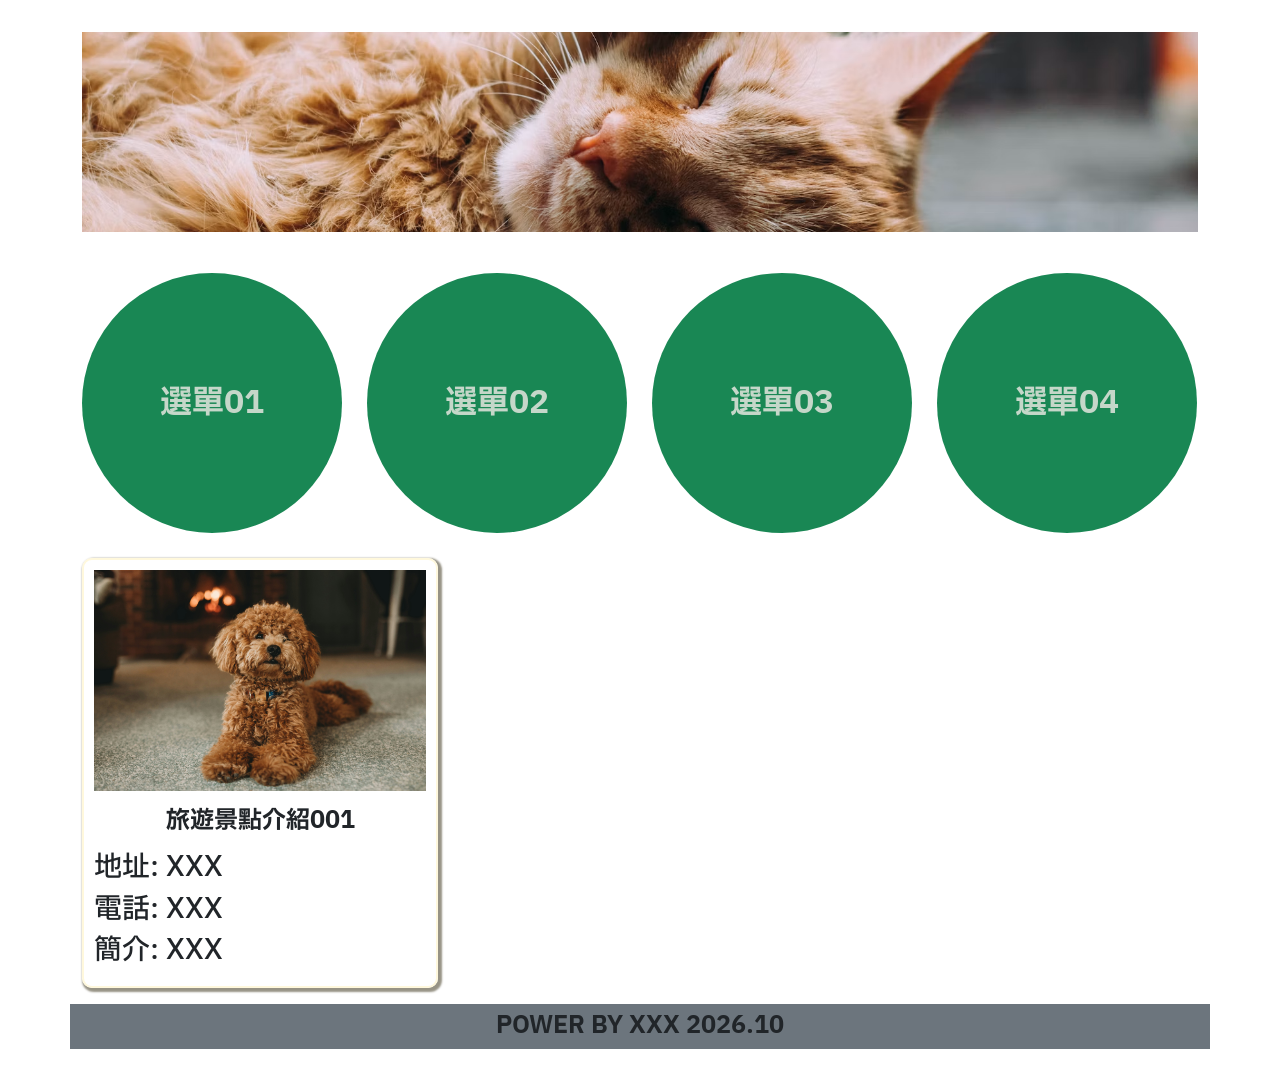
<file: 20261008-ch6-切版練習ex02.html>
<!DOCTYPE html>
<html lang="zh-TW">

<head>
    <meta charset="UTF-8">
    <meta name="viewport" content="width=device-width, initial-scale=1.0">
    <title>切版練習02</title>
    <link rel="stylesheet" href="css/bootstrap.min.css">
    <link rel="stylesheet" href="css/myall.css">
    <style>
        .box01 {
            height: 200px;
            background-image: url(image/1.avif);
        }

        .box02 {
            height: 180px;
            line-height: 180px;
            margin-top: 5px;
            background-color: #725d5d;
            color: rgb(197, 215, 201);
        }

        .box03 {
            border: 2px solid cornsilk;
            padding: 10px;
            border-radius: 10px;
            box-shadow: 2px 2px 2px 2px rgb(151, 147, 133);
        }

        .box03 .h4 {
            margin-top: 15px;
            margin-bottom: 15px;
        }

        @media screen and (max-width: 768px) {
            .box02 {
                height: 100px;
                line-height: 100px;
            }
        }

        @media screen and (min-width: 992px) {
            .box02 {
                width: 220px;
                height: 220px;
                line-height: 220px;
                border-radius: 50%;
                background-color: #fff;
                margin-top: 15px;
                margin-bottom: 15px;
            }
        }

        @media screen and (min-width: 1200px) {
            .box02 {
                width: 260px;
                height: 260px;
                line-height: 260px;
                background-color: cornflowerblue;
                margin-top: 25px;
                margin-bottom: 25px;
            }
        }
    </style>
</head>
<body>
    <div class="container py-3">
        <div class="row">
            <div class="col-12 mt-3 d-none d-sm-block">
                <div class="box01 bg-img"></div>
            </div>
        </div>
        <div class="row">
            <div class="col-sm-6 mt-3 col-md-3">
                <div class="box02 bg-success h2 text-center fw-700">選單01</div>
            </div>
            <div class="col-sm-6 mt-3 col-md-3">
                <div class="box02 bg-success h2 text-center fw-700">選單02</div>
            </div>
            <div class="col-sm-6 mt-3 col-md-3">
                <div class="box02 bg-success h2 text-center fw-700">選單03</div>
            </div>
            <div class="col-sm-6 mt-3 col-md-3">
                <div class="box02 bg-success h2 text-center fw-700">選單04</div>
            </div>
        </div>

        <div class="row" id="travelfood-list">
            <div class="col-md-6 col-lg-4">
                <div class="box03">
                    <img src="image/2.jpg" class="img-fluid" alt="">
                    <div class="h4 fw-700 text-center mt-3">旅遊景點介紹001</div>
                    <div class="h3">地址: XXX</div>
                    <div class="h3">電話: XXX</div>
                    <div class="h3">簡介: XXX</div>
                </div>
            </div>
        </div>
        <div class="row">
            <div class="col-12 mt-3 d-none d-md-block fw-700 text-center bg-secondary py-2 h4">
                POWER BY XXX 2026.10
            </div>
        </div>
    </div>
    <script src="js/bootstrap.bundle.min.js"></script>
    <script src="js/jquery-4.0.0.js"></script>
    <script>
        $(function(){
            // 介接資料
            $.ajax({
                type: "GET",
                url: "http://localhost:3000/travelfood",
                dataType: "json",
                success: showdata,
                error: function(){
                    console.log("介接失敗");
                    alert("介接失敗");
                }
            });
        });

        function showdata(data){
            console.log(data);
            $("#travelfood-list").empty();
            data[0].travelfood.forEach(function(item){
                const strHTML = `<div class="col-md-6 col-lg-4">
                                    <div class="box03">
                                        <img src="image/2.jpg" class="img-fluid" alt="">
                                        <div class="h4 fw-700 text-center mt-3">${item.Name}</div>
                                        <div class="h3">地址: ${item.City}${item.Town}${item.Address}</div>
                                        <div class="h3">電話: ${item.Tel}</div>
                                        <div class="h3">簡介: ${item.HostWords}</div>
                                    </div>
                                </div>`;
                $("#travelfood-list").append(strHTML);
            });
        }
    </script>
</body>

</html>
</file>
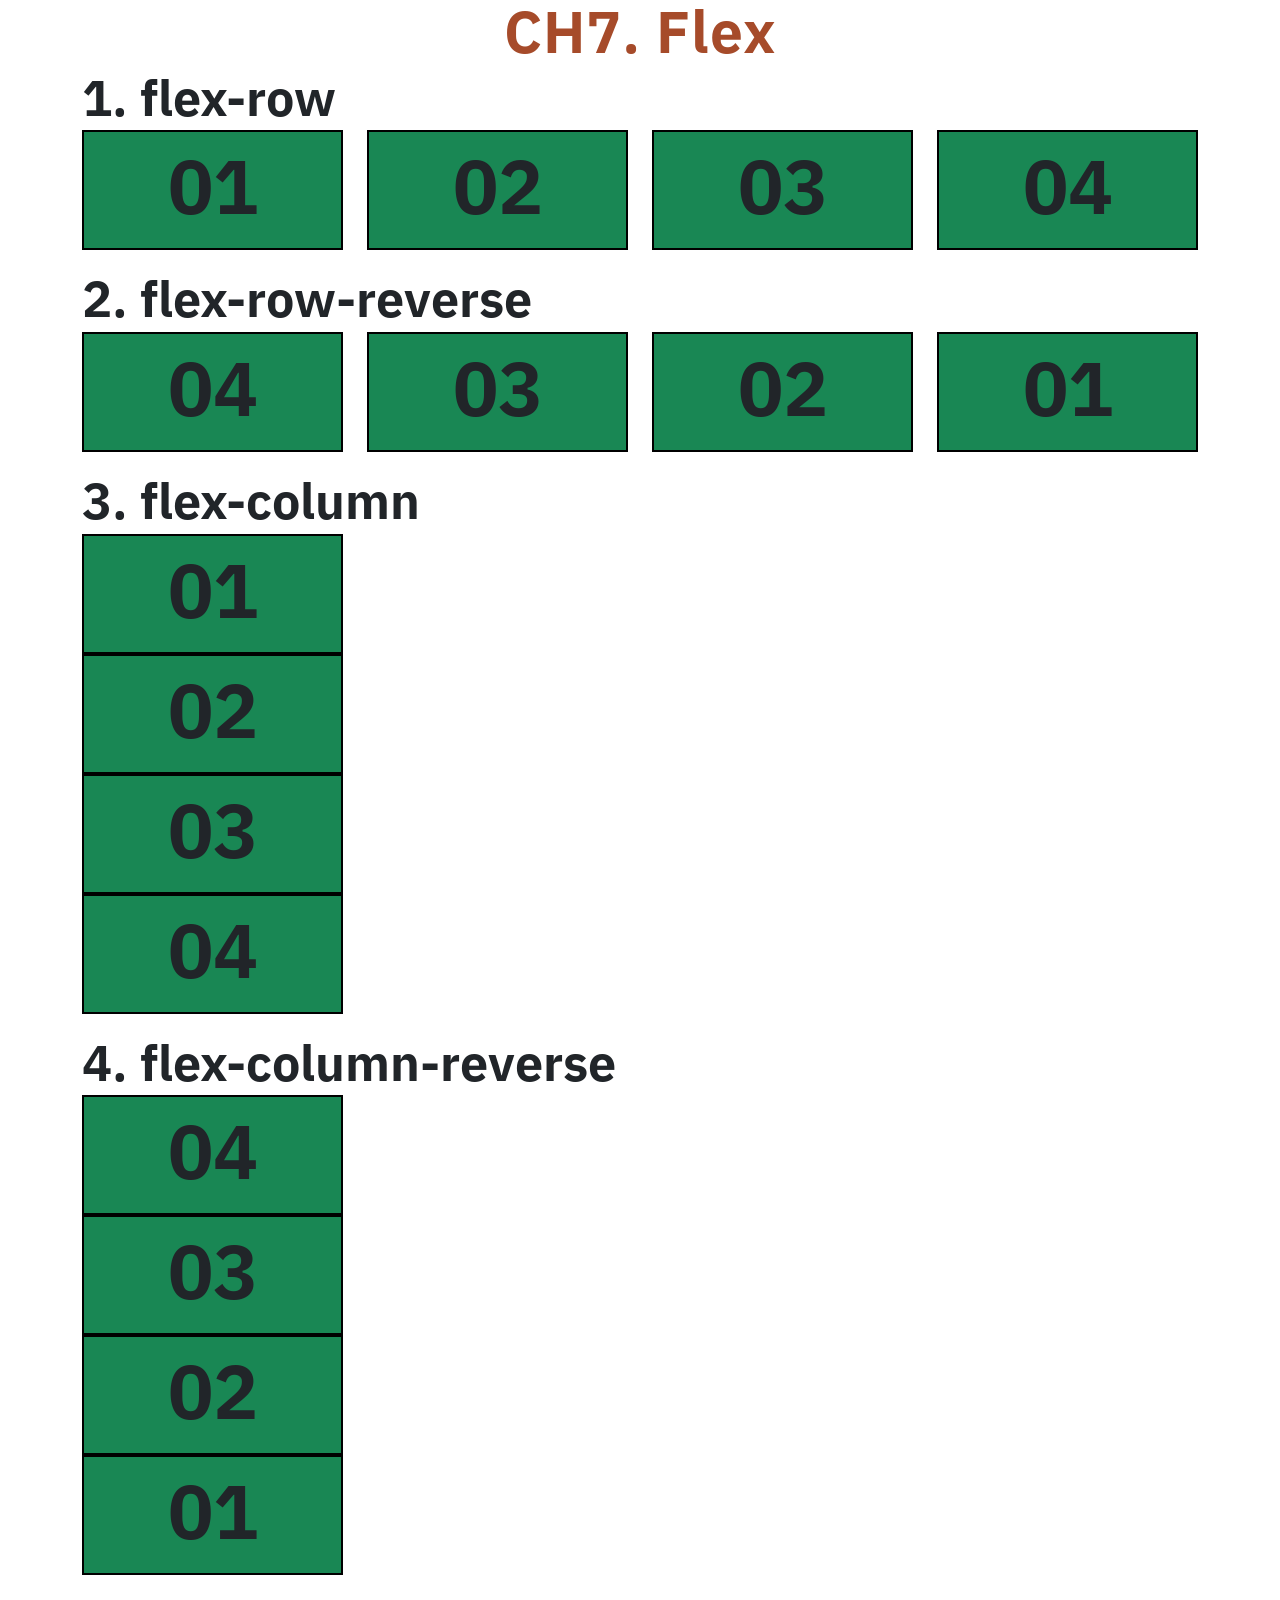
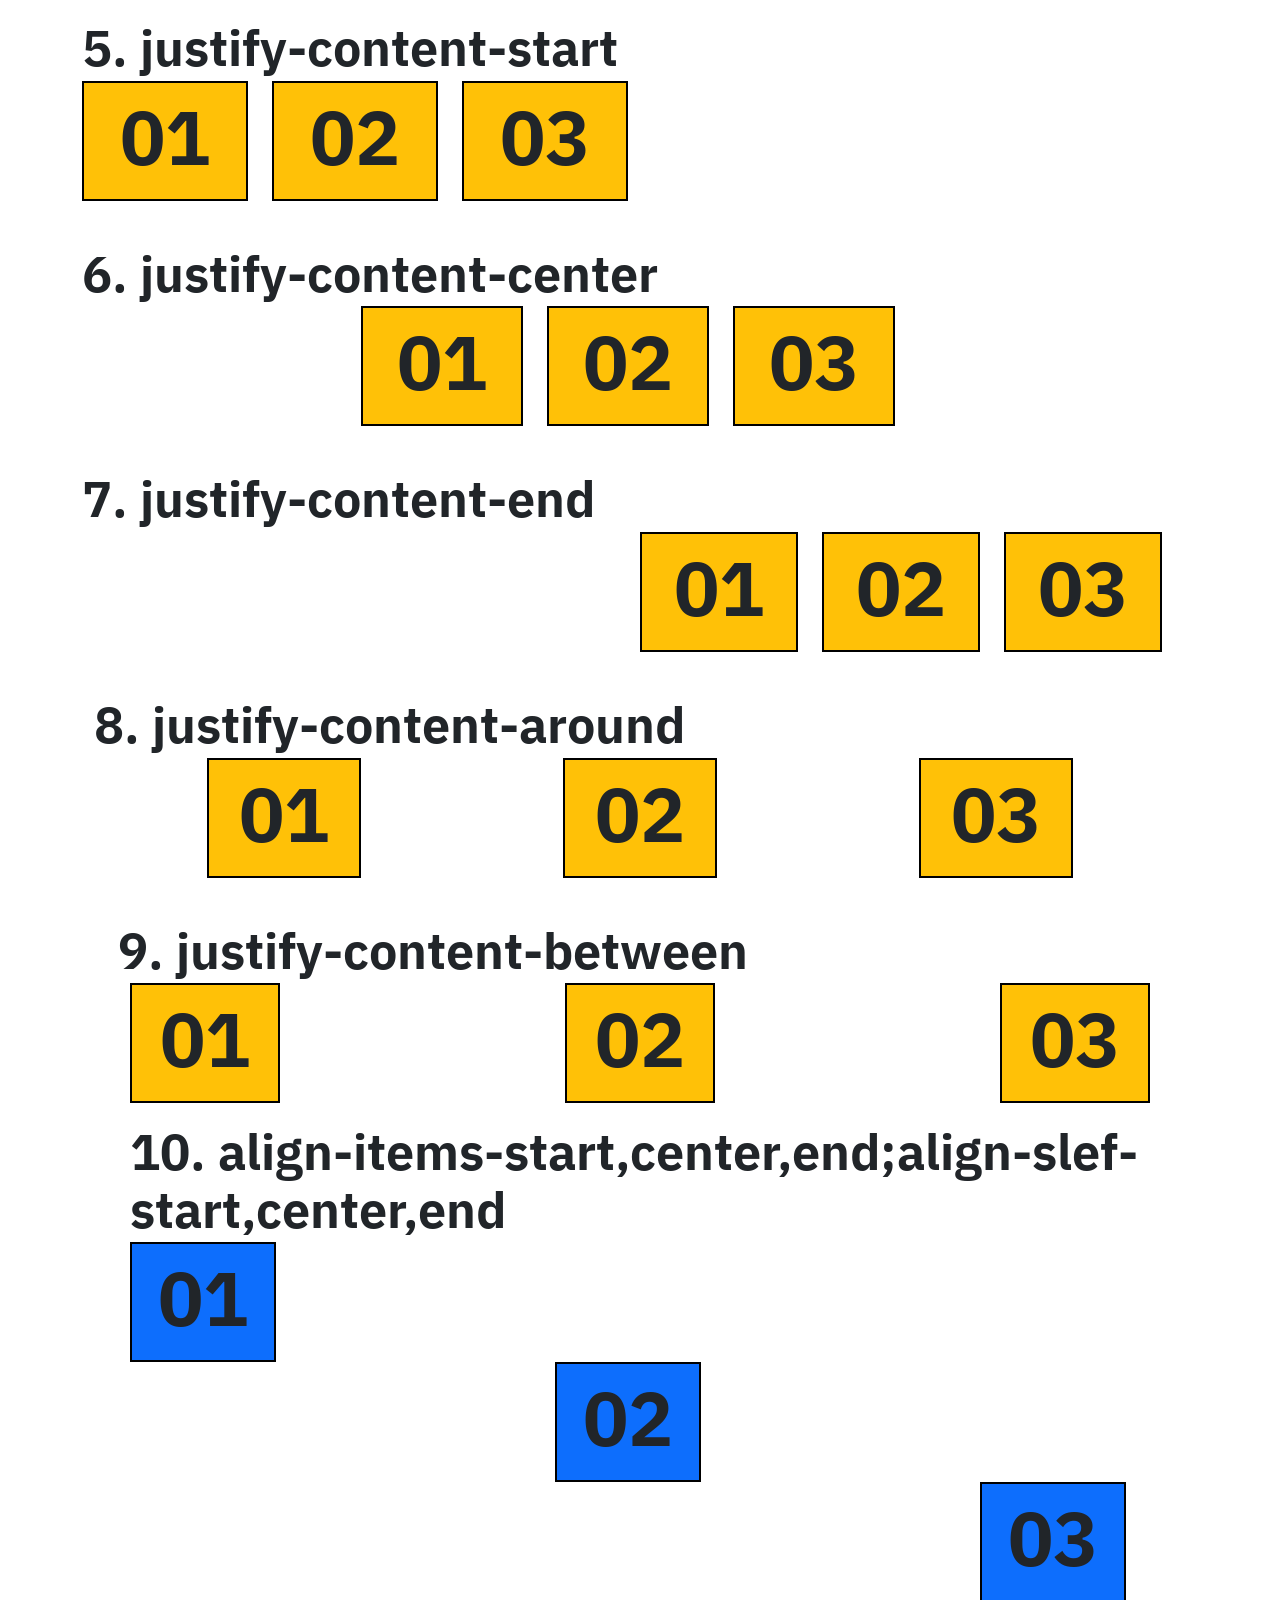
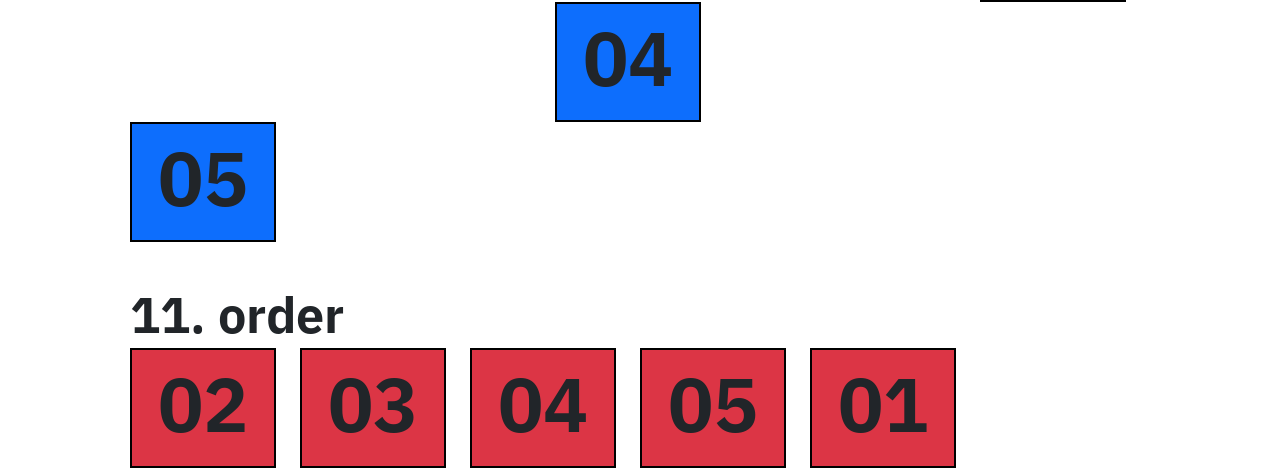
<file: 20261008-ch7-flex.html>
<!DOCTYPE html>
<html lang="zh-TW">

<head>
    <meta charset="UTF-8">
    <meta name="viewport" content="width=device-width, initial-scale=1.0">
    <title>ch7. Flex</title>
    <link rel="stylesheet" href="css/bootstrap.min.css">
    <link rel="stylesheet" href="css/myall.css">
    <style>
        .box01 {
            height: 120px;
            line-height: 120px;
            border: 2px solid #000000;
        }
    </style>
</head>

<body>
    <div class="container">
        <div class="mytitle-01">CH7. Flex</div>
        <div class="display-5 fw-900">1. flex-row</div>
        <div class="row flex-row">
            <div class="col-3">
                <div class="box01 bg-success display-2 text-center fw-700">01</div>
            </div>
            <div class="col-3">
                <div class="box01 bg-success display-2 text-center fw-700">02</div>
            </div>
            <div class="col-3">
                <div class="box01 bg-success display-2 text-center fw-700">03</div>
            </div>
            <div class="col-3">
                <div class="box01 bg-success display-2 text-center fw-700">04</div>
            </div>
        </div>

        <div class="display-5 fw-900 mt-4">2. flex-row-reverse</div>
        <div class="row flex-row-reverse">
            <div class="col-3">
                <div class="box01 bg-success display-2 text-center fw-700">01</div>
            </div>
            <div class="col-3">
                <div class="box01 bg-success display-2 text-center fw-700">02</div>
            </div>
            <div class="col-3">
                <div class="box01 bg-success display-2 text-center fw-700">03</div>
            </div>
            <div class="col-3">
                <div class="box01 bg-success display-2 text-center fw-700">04</div>
            </div>
        </div>

            <div class="display-5 fw-900 mt-4">3. flex-column</div>
            <div class="row flex-column">
                <div class="col-3">
                    <div class="box01 bg-success display-2 text-center fw-700">01</div>
                </div>
                <div class="col-3">
                    <div class="box01 bg-success display-2 text-center fw-700">02</div>
                </div>
                <div class="col-3">
                    <div class="box01 bg-success display-2 text-center fw-700">03</div>
                </div>
                <div class="col-3">
                    <div class="box01 bg-success display-2 text-center fw-700">04</div>
                </div>
            </div>

            <div class="display-5 fw-900 mt-4">4. flex-column-reverse</div>
            <div class="row flex-column-reverse">
                <div class="col-3">
                    <div class="box01 bg-success display-2 text-center fw-700">01</div>
                </div>
                <div class="col-3">
                    <div class="box01 bg-success display-2 text-center fw-700">02</div>
                </div>
                <div class="col-3">
                    <div class="box01 bg-success display-2 text-center fw-700">03</div>
                </div>
                <div class="col-3">
                    <div class="box01 bg-success display-2 text-center fw-700">04</div>
                </div>
            </div>

            <div class="display-5 fw-900 mt-md-5">5. justify-content-start</div>
            <div class="row justify-content-start">
                <div class="col-2">
                    <div class="box01 bg-warning display-2 text-center fw-700">01</div>
                </div>
                <div class="col-2">
                    <div class="box01 bg-warning display-2 text-center fw-700">02</div>
                </div>
                <div class="col-2">
                <div class="box01 bg-warning display-2 text-center fw-700">03</div>
                </div>

            <div class="display-5 fw-900 mt-md-5">6. justify-content-center</div>
            <div class="row justify-content-center">
                <div class="col-2">
                    <div class="box01 bg-warning display-2 text-center fw-700">01</div>
                </div>
                <div class="col-2">
                    <div class="box01 bg-warning display-2 text-center fw-700">02</div>
                </div>
                <div class="col-2">
                <div class="box01 bg-warning display-2 text-center fw-700">03</div>
            </div>

            <div class="display-5 fw-900 mt-md-5">7. justify-content-end</div>
            <div class="row justify-content-end">
                <div class="col-2">
                    <div class="box01 bg-warning display-2 text-center fw-700">01</div>
                </div>
                <div class="col-2">
                    <div class="box01 bg-warning display-2 text-center fw-700">02</div>
                </div>
                <div class="col-2">
                <div class="box01 bg-warning display-2 text-center fw-700">03</div>
            </div>

            <div class="display-5 fw-900 mt-md-5">8. justify-content-around</div>
            <div class="row justify-content-around">
                <div class="col-2">
                    <div class="box01 bg-warning display-2 text-center fw-700">01</div>
                </div>
                <div class="col-2">
                    <div class="box01 bg-warning display-2 text-center fw-700">02</div>
                </div>
                <div class="col-2">
                <div class="box01 bg-warning display-2 text-center fw-700">03</div>
            </div>

            <div class="display-5 fw-900 mt-md-5">9. justify-content-between</div>
            <div class="row justify-content-between">
                <div class="col-2">
                    <div class="box01 bg-warning display-2 text-center fw-700">01</div>
                </div>
                <div class="col-2">
                    <div class="box01 bg-warning display-2 text-center fw-700">02</div>
                </div>
                <div class="col-2">
                <div class="box01 bg-warning display-2 text-center fw-700">03</div>
            </div>

            <div class="display-5 fw-900 mt-4">10. align-items-start,center,end;align-slef-start,center,end</div>
        <div class="row flex-column align-items-center">
            <div class="col-2 align-self-start">
                <div class="box01 bg-primary display-2 text-center fw-700">01</div>
            </div>
            <div class="col-2">
                <div class="box01 bg-primary display-2 text-center fw-700">02</div>
            </div>
            <div class="col-2 align-self-end">
                <div class="box01 bg-primary display-2 text-center fw-700">03</div>
            </div>
            <div class="col-2">
                <div class="box01 bg-primary display-2 text-center fw-700">04</div>
            </div>
            <div class="col-2 align-self-start">
                <div class="box01 bg-primary display-2 text-center fw-700">05</div>
            </div>
        </div>

        <div class="display-5 fw-900 mt-5">11. order</div>
<!--    12345
        51234
        45123
        34512
        23451
        12345
-->
        <div class="row flex-row">
            <div class="col-2 order-sm-1 order-md-2 order-lg-3 order-xl-4 order-xxl-0">
                <div class="box01 bg-danger display-2 text-center fw-700">01</div>
            </div>
            <div class="col-2 order-sm-2 order-md-3 order-lg-4 order-xl-0 order-xxl-1">
                <div class="box01 bg-danger display-2 text-center fw-700">02</div>
            </div>
            <div class="col-2 order-sm-3 order-md-4 order-lg-0 order-xl-1 order-xxl-2">
                <div class="box01 bg-danger display-2 text-center fw-700">03</div>
            </div>
            <div class="col-2 order-sm-4 order-md-0 order-lg-1 order-xl-2 order-xxl-3">
                <div class="box01 bg-danger display-2 text-center fw-700">04</div>
            </div>
            <div class="col-2 order-sm-0 order-md-1 order-lg-2 order-xl-3 order-xxl-4">
                <div class="box01 bg-danger display-2 text-center fw-700">05</div>
            </div>
        </div>
    </div>

        <script src="js/bootstrap.bundle.min.js"></script>
</body>

</html>
</file>
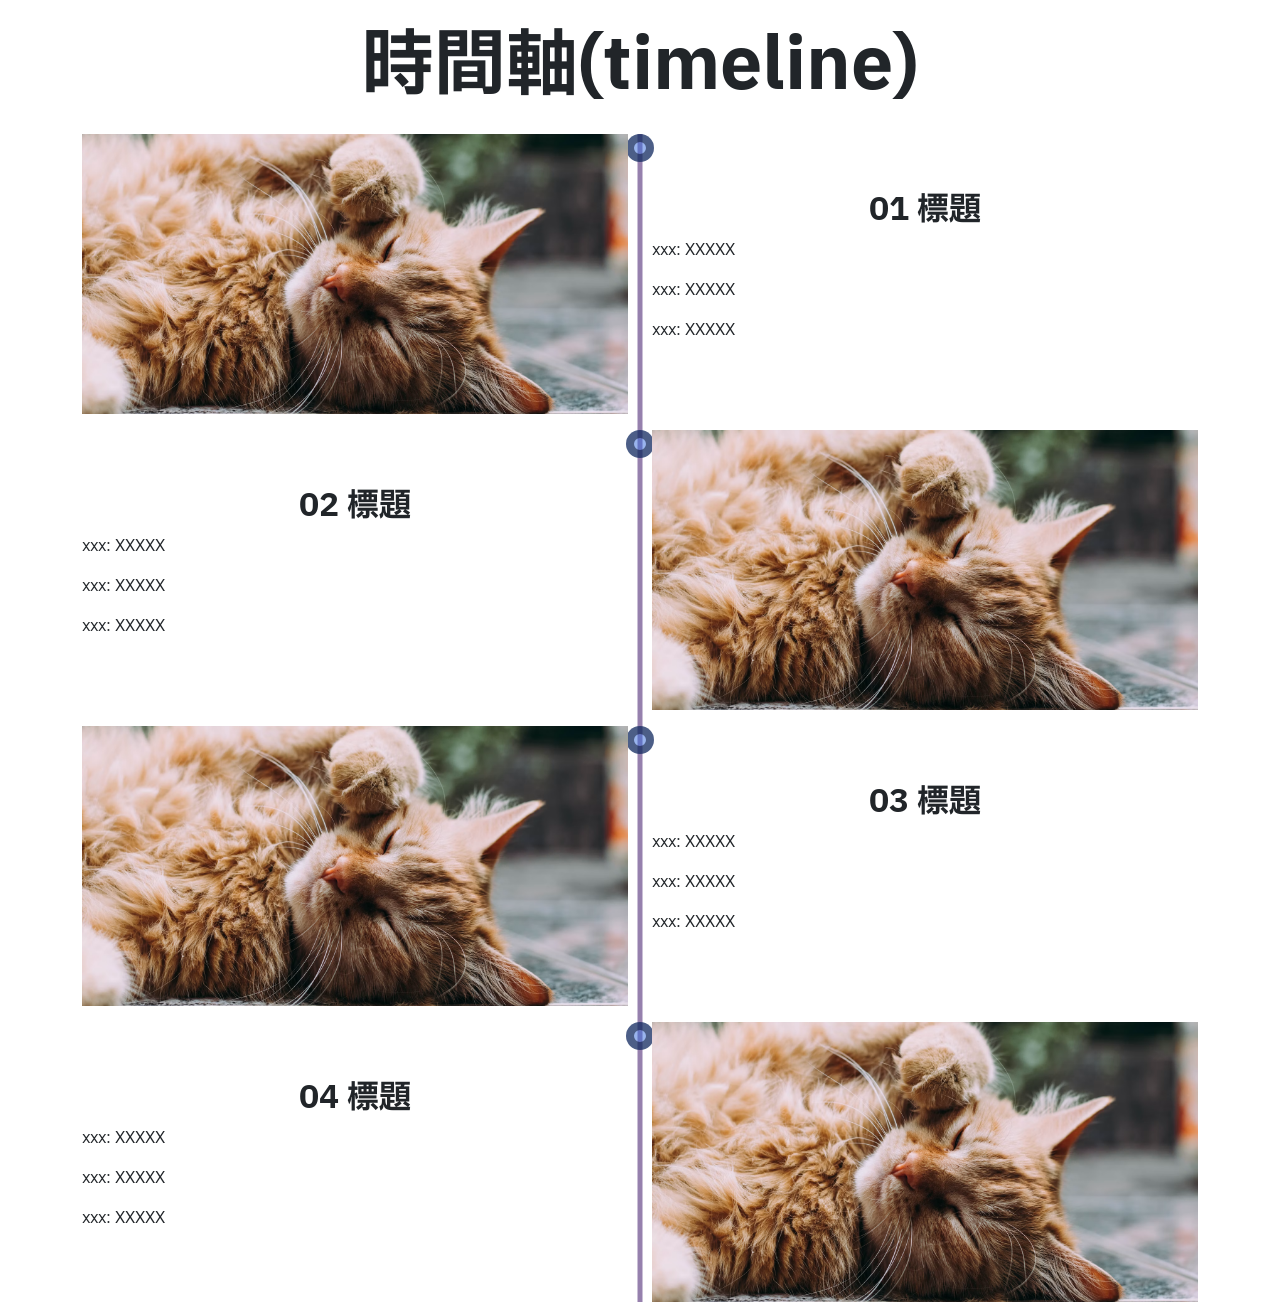
<file: 20261013-ch7-flex-ex01.html>
<!DOCTYPE html>
<html lang="zh-TW">

<head>
    <meta charset="UTF-8">
    <meta name="viewport" content="width=device-width, initial-scale=1.0">
    <title>ch7 flex - 時間軸</title>
    <link rel="stylesheet" href="css/bootstrap.min.css">
    <link rel="stylesheet" href="css/myall.css">
    <style>
        .imgbox {
            height: 280px;
        }

        .timeline-section {
            position: relative;
        }

        .timeline-section::before {
            position: absolute;
            content: "";
            width: 5px;
            background-color: rgba(46, 3, 92, 0.5);
            top: 0;
            bottom: 0;
            left: 50%;
            transform: translateX(-50%);
        }

        .timeline-section-pointer {
            position: relative;
        }

        .timeline-section-pointer::before {
            position: absolute;
            content: "";
            width: 28px;
            height: 28px;
            background-color: rgba(53, 106, 220, 0.5);
            border-radius: 50%;
            border: 8px solid rgba(0, 11, 35, 0.5);
            left: 50%;
            transform: translateX(-50%);
            top: 0;
        }

        @media screen and (max-width: 768px) {

            .timeline-section::before,
            .timeline-section-pointer::before {
                display: none;
            }

            /* 如果不隱藏的話，移到左邊 */
            /* .timeline-section::before{
                left:-20px;
            }
            .timeline-section-pointer::before{
                left:-8px;
            } */

        }
    </style>
</head>

<body>
    <div class="container">
        <div class="display-2 text-center fw-900 my-4">時間軸(timeline)</div>
        <div class="timeline-section">
            <div class="row mt-3 align-items-center timeline-section-pointer">
                <div class="col-md-6">
                    <div class="imgbox bg-img roller-t" style="background-image: url(image/1.avif);">
                        <div class="rollerbox-t">
                            <button class="btn btn-warning">查看更多</button>
                        </div>
                    </div>
                </div>
                <div class="col-md-6">
                    <div class="h2 fw-900 text-center">01 標題</div>
                    <p>xxx: XXXXX</p>
                    <p>xxx: XXXXX</p>
                    <p>xxx: XXXXX</p>
                </div>
            </div>
            <div class="row mt-3 flex-row-reverse align-items-center timeline-section-pointer">
                <div class="col-md-6">
                    <div class="imgbox bg-img roller-b" style="background-image: url(image/1.avif);">
                        <div class="rollerbox-b">
                            <button class="btn btn-warning">查看更多</button>
                        </div>
                    </div>
                </div>
                <div class="col-md-6">
                    <div class="h2 fw-900 text-center">02 標題</div>
                    <p>xxx: XXXXX</p>
                    <p>xxx: XXXXX</p>
                    <p>xxx: XXXXX</p>
                </div>
            </div>
            <div class="row mt-3 align-items-center timeline-section-pointer">
                <div class="col-md-6">
                    <div class="imgbox bg-img roller-l" style="background-image: url(image/1.avif);">
                        <div class="rollerbox-l">
                            <button class="btn btn-warning">查看更多</button>
                        </div>
                    </div>
                </div>
                <div class="col-md-6">
                    <div class="h2 fw-900 text-center">03 標題</div>
                    <p>xxx: XXXXX</p>
                    <p>xxx: XXXXX</p>
                    <p>xxx: XXXXX</p>
                </div>
            </div>
            <div class="row mt-3 flex-row-reverse align-items-center timeline-section-pointer">
                <div class="col-md-6">
                    <div class="imgbox bg-img roller-r" style="background-image: url(image/1.avif);">
                        <div class="rollerbox-r">
                            <button class="btn btn-warning">查看更多</button>
                        </div>
                    </div>
                </div>
                <div class="col-md-6">
                    <div class="h2 fw-900 text-center">04 標題</div>
                    <p>xxx: XXXXX</p>
                    <p>xxx: XXXXX</p>
                    <p>xxx: XXXXX</p>
                </div>
            </div>
        </div>
    </div>
    <script src="js/bootstrap.bundle.min.js"></script>
</body>

</html>
</file>
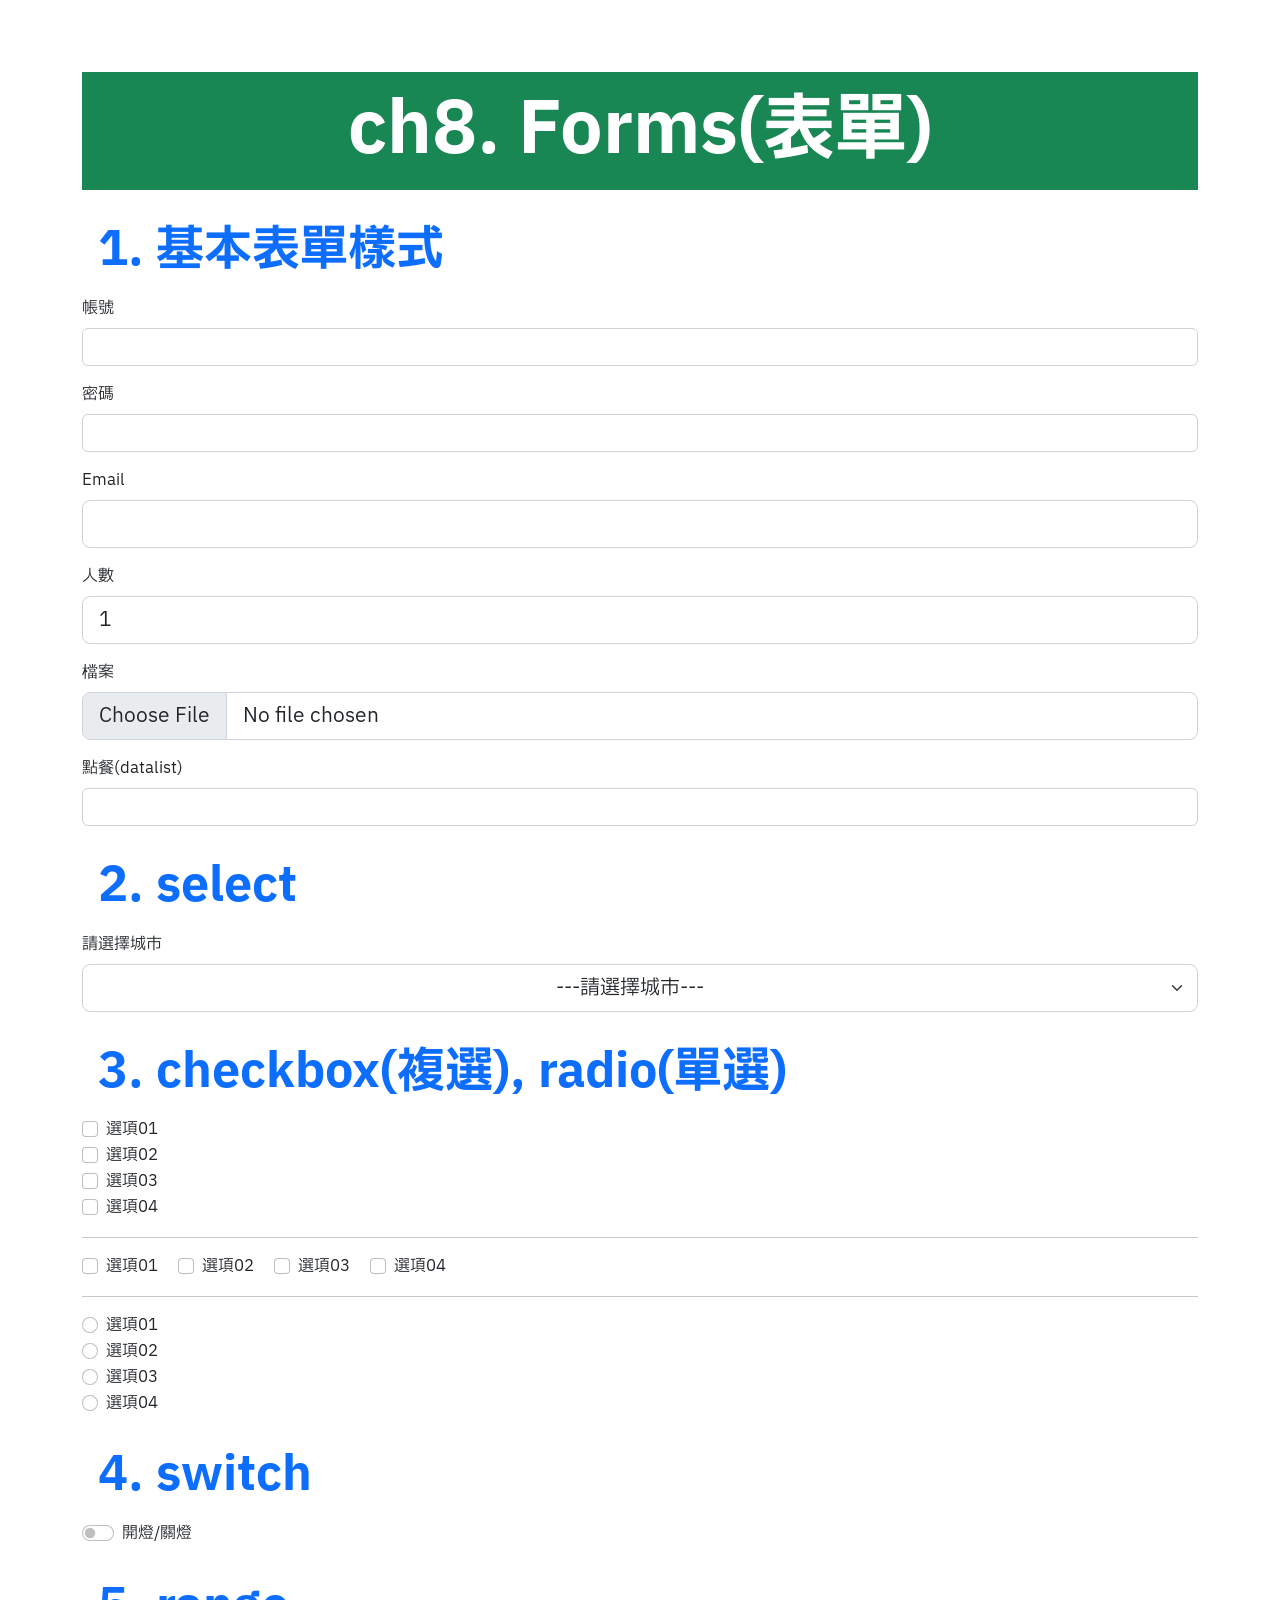
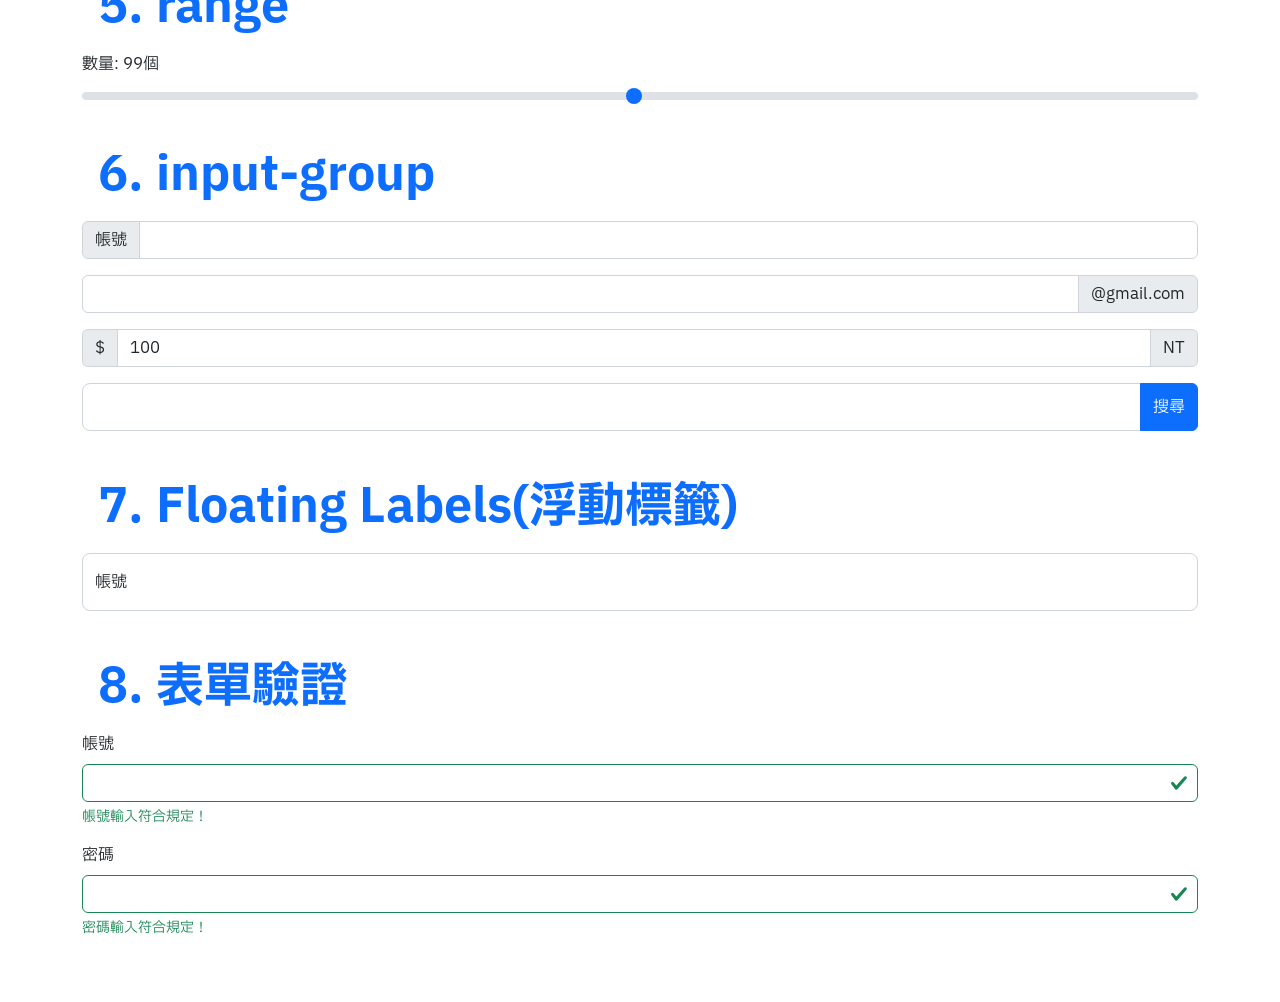
<file: 20261015-ch8-forms.html>
<!DOCTYPE html>
<html lang="zh-TW">

<head>
    <meta charset="UTF-8">
    <meta name="viewport" content="width=device-width, initial-scale=1.0">
    <title>ch8. Forms(表單)</title>
    <link rel="stylesheet" href="css/bootstrap.min.css">
    <link rel="stylesheet" href="css/myall.css">
</head>

<body>
    <div class="container py-5">
        <div class="display-2 fw-900 text-center mt-4 text-bg-success p-3">ch8. Forms(表單)</div>

        <div class="display-5 fw-900 mt-3 text-primary p-3">1. 基本表單樣式</div>
        <div class="row">
            <div class="col-12">
                <div class="mb-3">
                    <label for="username" class="form-label">帳號</label>
                    <input type="text" class="form-control" id="username">
                </div>
                <div class="mb-3">
                    <label for="password" class="form-label">密碼</label>
                    <input type="password" class="form-control" id="password">
                </div>
                <div class="mb-3">
                    <label for="email" class="form-label">Email</label>
                    <input type="email" class="form-control form-control-lg" id="email">
                </div>
                <div class="mb-3">
                    <label for="num" class="form-label">人數</label>
                    <input type="number" class="form-control form-control-lg" id="num" min="0" max="10" value="1">
                </div>
                <div class="mb-3">
                    <label for="formfile" class="form-label">檔案</label>
                    <input type="file" class="form-control form-control-lg" id="formfile">
                </div>
                <div>
                    <label class="form-label" for="foodlist">點餐(datalist)</label>
                    <input type="text" class="form-control" id="foodlist" list="datalistOption">
                    <datalist id="datalistOption">
                        <option value="漢堡"></option>
                        <option value="拉麵"></option>
                        <option value="壽司"></option>
                        <option value="牛肉麵"></option>
                    </datalist>
                </div>
            </div>
        </div>

        <div class="display-5 fw-900 mt-3 text-primary p-3">2. select</div>
        <div class="row">
            <div class="col-12">
                <label for="" class="form-label">請選擇城市</label>
                <select name="" id="" class="form-select form-select-lg">
                    <option value="" class="text-center" disabled selected>---請選擇城市---</option>
                    <option value="臺中市">臺中市</option>
                    <option value="彰化縣">彰化縣</option>
                    <option value="雲林縣">雲林縣</option>
                    <option value="嘉義縣">嘉義縣</option>
                    <option value="臺南縣">臺南縣</option>
                </select>
            </div>
        </div>

        <div class="display-5 fw-900 mt-3 text-primary p-3">3. checkbox(複選), radio(單選)</div>
        <div class="row">
            <!-- 垂直選項 -->
            <div class="col-12">
                <div class="form-check">
                    <input type="checkbox" class="form-check-input" name="" id="chk01">
                    <label for="chk01" class="form-check-label">選項01</label>
                </div>
                <div class="form-check">
                    <input type="checkbox" class="form-check-input" name="" id="chk02">
                    <label for="chk02" class="form-check-label">選項02</label>
                </div>
                <div class="form-check">
                    <input type="checkbox" class="form-check-input" name="" id="chk03">
                    <label for="chk03" class="form-check-label">選項03</label>
                </div>
                <div class="form-check">
                    <input type="checkbox" class="form-check-input" name="" id="chk04">
                    <label for="chk04" class="form-check-label">選項04</label>
                </div>
            </div>
        </div>

        <hr class="my-3">
        <!-- 水平選項 -->
        <div class="col-12">
                <div class="form-check form-check-inline">
                    <input type="checkbox" class="form-check-input" name="" id="chk01">
                    <label for="chk01" class="form-check-label">選項01</label>
                </div>
                <div class="form-check form-check-inline">
                    <input type="checkbox" class="form-check-input" name="" id="chk02">
                    <label for="chk02" class="form-check-label">選項02</label>
                </div>
                <div class="form-check form-check-inline">
                    <input type="checkbox" class="form-check-input" name="" id="chk03">
                    <label for="chk03" class="form-check-label">選項03</label>
                </div>
                <div class="form-check form-check-inline">
                    <input type="checkbox" class="form-check-input" name="" id="chk04">
                    <label for="chk04" class="form-check-label">選項04</label>
                </div>
            </div>

        <hr class="my-3">
        <div class="col-12">
                <div class="form-check">
                    <input type="radio" class="form-check-input" name="myradio" id="rad01">
                    <label for="rad01" class="form-check-label">選項01</label>
                </div>
                <div class="form-check">
                    <input type="radio" class="form-check-input" name="myradio" id="rad02">
                    <label for="rad02" class="form-check-label">選項02</label>
                </div>
                <div class="form-check">
                    <input type="radio" class="form-check-input" name="myradio" id="rad03">
                    <label for="rad03" class="form-check-label">選項03</label>
                </div>
                <div class="form-check">
                    <input type="radio" class="form-check-input" name="myradio" id="rad04">
                    <label for="rad04" class="form-check-label">選項04</label>
                </div>

        <div class="display-5 fw-900 mt-3 text-primary p-3">4. switch</div>
        <div class="row">
            <div class="col-12">
                <div class="form-check form-switch">
                    <input type="checkbox" class="form-check-input" name="" id="">
                    <label for="" class="form-check-label">開燈/關燈</label>
                </div>
            </div>
        </div> 

        <div class="display-5 fw-900 mt-3 text-primary p-3">5. range</div>
        <div class="mb-3">
            <label for="range01" class="form-label">數量: 99個</label>
            <input type="range" class="form-range" min="1" max="100" step="1" value="50" id="range01">
        </div>

        <div class="display-5 fw-900 mt-3 text-primary p-3">6. input-group</div>
        <div class="row">
            <div class="col-12">
                <div class="mb-3 input-group">
                    <span class="input-group-text">帳號</span>
                    <input type="text" class="form-control">
                </div>
            </div>
            <div class="col-12">
                <div class="mb-3 input-group">
                    <input type="text" class="form-control">
                    <span class="input-group-text">@gmail.com</span>
                </div>
            </div>
            <div class="col-12">
                <div class="mb-3 input-group">
                    <span class="input-group-text">$</span>
                    <input type="number" min="1" max="1000" step="1" value="100" class="form-control">
                    <span class="input-group-text">NT</span>
                </div>
            </div>
            <div class="col-12">
                <div class="mb-3 input-group">
                    <input type="text" class="form-control form-control-lg" name="" id="">
                    <button class="btn btn-primary">搜尋</button>
                </div>
            </div>
        </div>

        <div class="display-5 fw-900 mt-3 text-primary p-3">7. Floating Labels(浮動標籤)</div>
        <div class="row">
            <div class="col-12">
                <div class="mb-3 form-floating">
                    <input type="text" class="form-control form-control-lg" placeholder="XXXXXX">
                    <label for="username">帳號</label>
                </div>
            </div>
        </div>

        <div class="display-5 fw-900 mt-3 text-primary p-3">8. 表單驗證</div>
        <div class="row">
            <div class="col-12">
                <div class="mb-3">
                    <label for="username" class="form-label">帳號</label>
                    <input type="text" class="form-control is-valid" id="username">
                    <div class="valid-feedback">帳號輸入符合規定！</div>
                    <div class="invalid-feedback">帳號輸入不符合規定！</div>
                </div>
                <div class="mb-3">
                    <label for="password" class="form-label">密碼</label>
                    <input type="password" class="form-control is-valid" id="password">
                    <div class="valid-feedback">密碼輸入符合規定！</div>
                    <div class="invalid-feedback">密碼輸入不符合規定！</div>
                </div>
            </div>
        </div>
    </div> 
    <script src="js/bootstrap.bundle.min.js"></script>
</body>

</html>
</file>
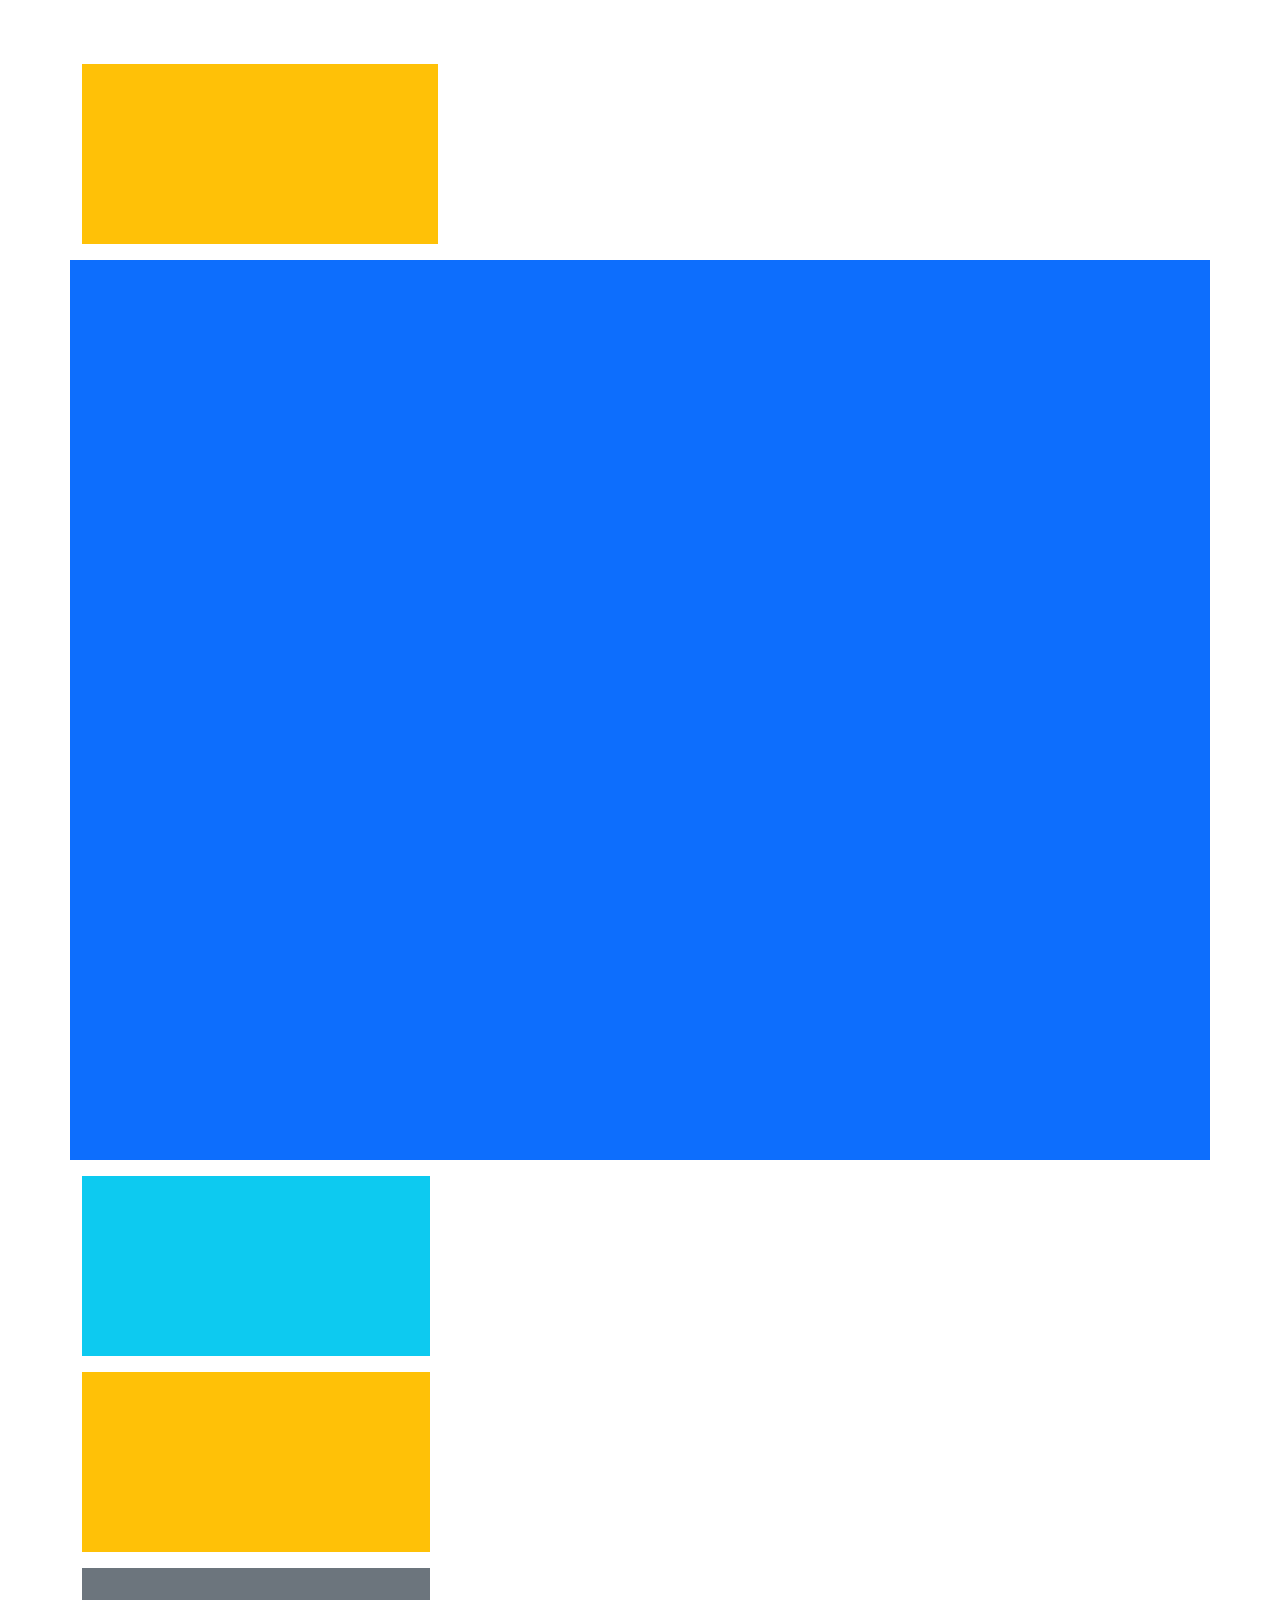
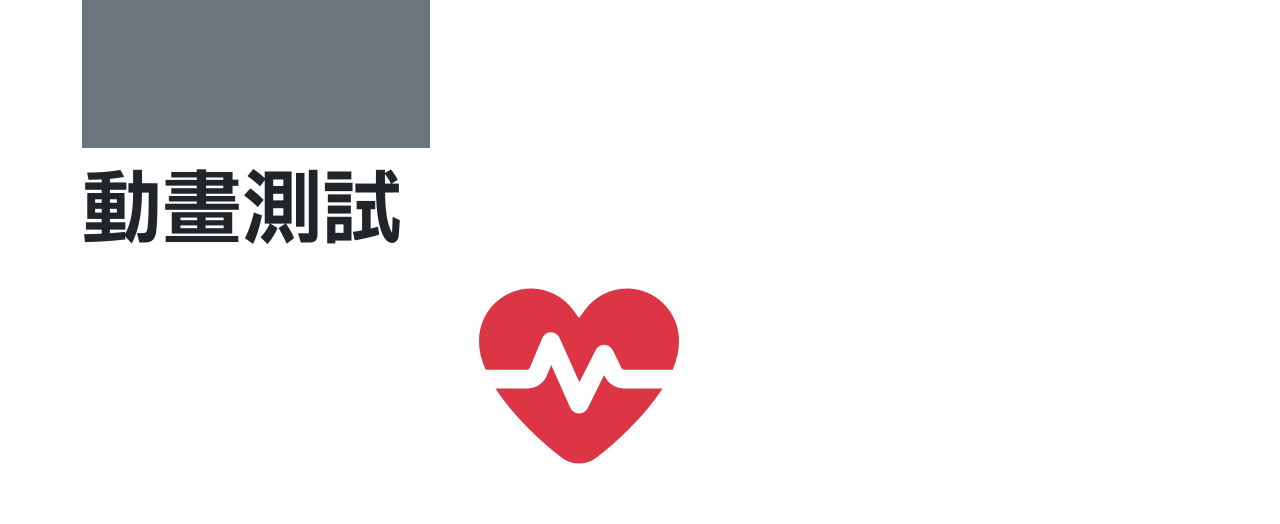
<file: 20261103-wowjs動畫練習.html>
<!DOCTYPE html>
<html lang="zh-TW">
<head>
    <meta charset="UTF-8">
    <meta name="viewport" content="width=device-width, initial-scale=1.0">
    <title>wowjs 動畫練習</title>
    <link rel="stylesheet" href="css/bootstrap.min.css">
    <link rel="stylesheet" href="https://cdnjs.cloudflare.com/ajax/libs/animate.css/4.1.1/animate.min.css">
    <link rel="stylesheet" href="css/all.min.css">
    <link rel="stylesheet" href="css/myall.css">
    <style>
        .box01{
            height: 180px;
        }
    </style>
</head>
<body>
    <div class="container my-5">
        <div class="row">
            <div class="col-4 mt-3">
                <div class="box01 bg-warning wow animate__lightSpeedInLeft" data-wow-duration="2s" data-wow-delay="0s" data-wow-iteration="1"></div>
            </div>
        </div>
        <div class="row my-3">
            <div class="col-12 bg-primary vh-100"></div>
            <div class="row">
                <div class="col-4 mt-3">
                    <div class="box01 bg-info wow animate__lightSpeedInLeft" data-wow-duration="1s" data-wow-delay="0s" data-wow-iteration="1"></div>
                </div>
            </div>
            <div class="row">
                <div class="col-4 mt-3">
                    <div class="box01 bg-warning wow animate__lightSpeedInLeft" data-wow-duration="2s" data-wow-delay="0s" data-wow-iteration="1"></div>
                </div>
            </div>
            <div class="row">
                <div class="col-4 mt-3">
                    <div class="box01 bg-secondary wow animate__lightSpeedInLeft" data-wow-duration="3s" data-wow-delay="0s" data-wow-iteration="1"></div>
                </div>
            </div>
            <div class="row">
                <div class="col-12 mt-3">
                    <div class="display-1 fw-700 wow animate__lightSpeedInLeft" data-wow-duration="4s" data-wow-delay="0s" data-wow-iteration="1">動畫測試</div>
                </div>
            </div>
            <div class="row justify-content-center">
                <div class="col-4 mt-3">
                    <i class="fa-solid fa-heart-pulse text-danger wow animate__heartBeat" style="font-size: 200px;" data-wow-duration="0.5s" data-wow-delay="1s" data-wow-iteration="infinite"></i>
                </div>
            </div>
        </div>
    </div>
    
<script src="js/bootstrap.bundle.min.js"></script>
<script src="js/wow.js"></script>
<script>
    new WOW().init();
</script>
</body>
</html>
</file>
<file: css/myall.css>
@import url('https://fonts.googleapis.com/css2?family=IBM+Plex+Sans+JP:wght@100;200;300;400;500;600;700&display=swap');

:root {
    --primary-warm: #d96b3b;
    --secondary-warm: #f6d6a8;
    --page-background: #fff4df;
    --logo-background: #e9a15c;
    --nav-text: #4a2518;
    --content-background: #f3dfc1;
    --heading-color: #c43d2f;
    --shadow-dark: #704c3a;
    --shadow-light: #b99a84;
    --footer-background: #c94f3d;
    --footer-text: #fff8ed;
}

body {
    font-family: "IBM Plex Sans JP", sans-serif;
}

/* 字體粗細度 */
.fw-100 {
    font-weight: 100;
}

.fw-200 {
    font-weight: 200;
}

.fw-300 {
    font-weight: 300;
}

.fw-400 {
    font-weight: 400;
}

.fw-500 {
    font-weight: 500;
}

.fw-600 {
    font-weight: 600;
}

.fw-700 {
    font-weight: 700;
}

.fw-800 {
    font-weight: 800;
}

.fw-900 {
    font-weight: 900;
}

/* ===== 暖色・大地色系標題 ===== */

/* 第一層標題｜陶土紅棕 */
.mytitle-01 {
    font-size: 56px;
    font-weight: 800;
    line-height: 1.3;
    text-align: center;
    color: #A64B2A;
    letter-spacing: 1px;
}

/* 第二層標題｜焦糖棕 */
.mytitle-02 {
    font-size: 44px;
    font-weight: 700;
    line-height: 1.35;
    text-align: center;
    color: #8A5A3B;
    letter-spacing: 0.5px;
}

/* 第三層標題｜橄欖大地綠 */
.mytitle-03 {
    font-size: 36px;
    font-weight: 600;
    line-height: 1.4;
    text-align: center;
    color: #6F7042;
    letter-spacing: 0.3px;
}

.mytitle-04 {
    font-size: 24px;
    font-weight: 600;
    line-height: 1.4;
    color: #48dfc3;
    letter-spacing: 0.3px;
}

.mytitle-05 {
    font-size: 20px;
    font-weight: 600;
    line-height: 1.4;
    color: #6f27c7;
    letter-spacing: 0.3px;
}

/* 背景圖 */
.bg-img {
    background-position: center center;
    background-size: cover;
}

/* roller top */
.roller-t {
    position: relative;
    overflow: hidden;
}

.roller-t .rollerbox-t {
    position: absolute;
    width: 100%;
    height: 100%;
    background-color: rgba(218, 175, 159, 0.9);
    transform: translateY(-100%);
    transition: transform 2s;
    display: flex;
    justify-content: center;
    align-items: center;
}

.roller-t:hover .rollerbox-t {
    transform: translateY(0);
}

/* roller bottom */
.roller-b {
    position: relative;
    overflow: hidden;
}

.roller-b .rollerbox-b {
    position: absolute;
    width: 100%;
    height: 100%;
    background-color: rgba(218, 175, 159, 0.9);
    transform: translateY(100%);
    transition: transform 2s;
    display: flex;
    justify-content: center;
    align-items: center;
}

.roller-b:hover .rollerbox-b {
    transform: translateY(0);
}

/* roller left */
.roller-l {
    position: relative;
    overflow: hidden;
}

.roller-l .rollerbox-l {
    position: absolute;
    width: 100%;
    height: 100%;
    background-color: rgba(218, 175, 159, 0.9);
    transform: translateX(-100%);
    transition: transform 2s;
    display: flex;
    justify-content: center;
    align-items: center;
}

.roller-l:hover .rollerbox-l {
    transform: translateX(0);
}

/* roller right */
.roller-r {
    position: relative;
    overflow: hidden;
}

.roller-r .rollerbox-r {
    position: absolute;
    width: 100%;
    height: 100%;
    background-color: rgba(218, 175, 159, 0.9);
    transform: translateX(100%);
    transition: transform 2s;
    display: flex;
    justify-content: center;
    align-items: center;
}

.roller-r:hover .rollerbox-r {
    transform: translateX(0);
}


.timeline-section {
    position: relative;
}

.timeline-section::before {
    position: absolute;
    content: "";
    width: 5px;
    background-color: rgba(46, 3, 92, 0.5);
    top: 0;
    bottom: 0;
    left: 50%;
    transform: translateX(-50%);
}
</file>
